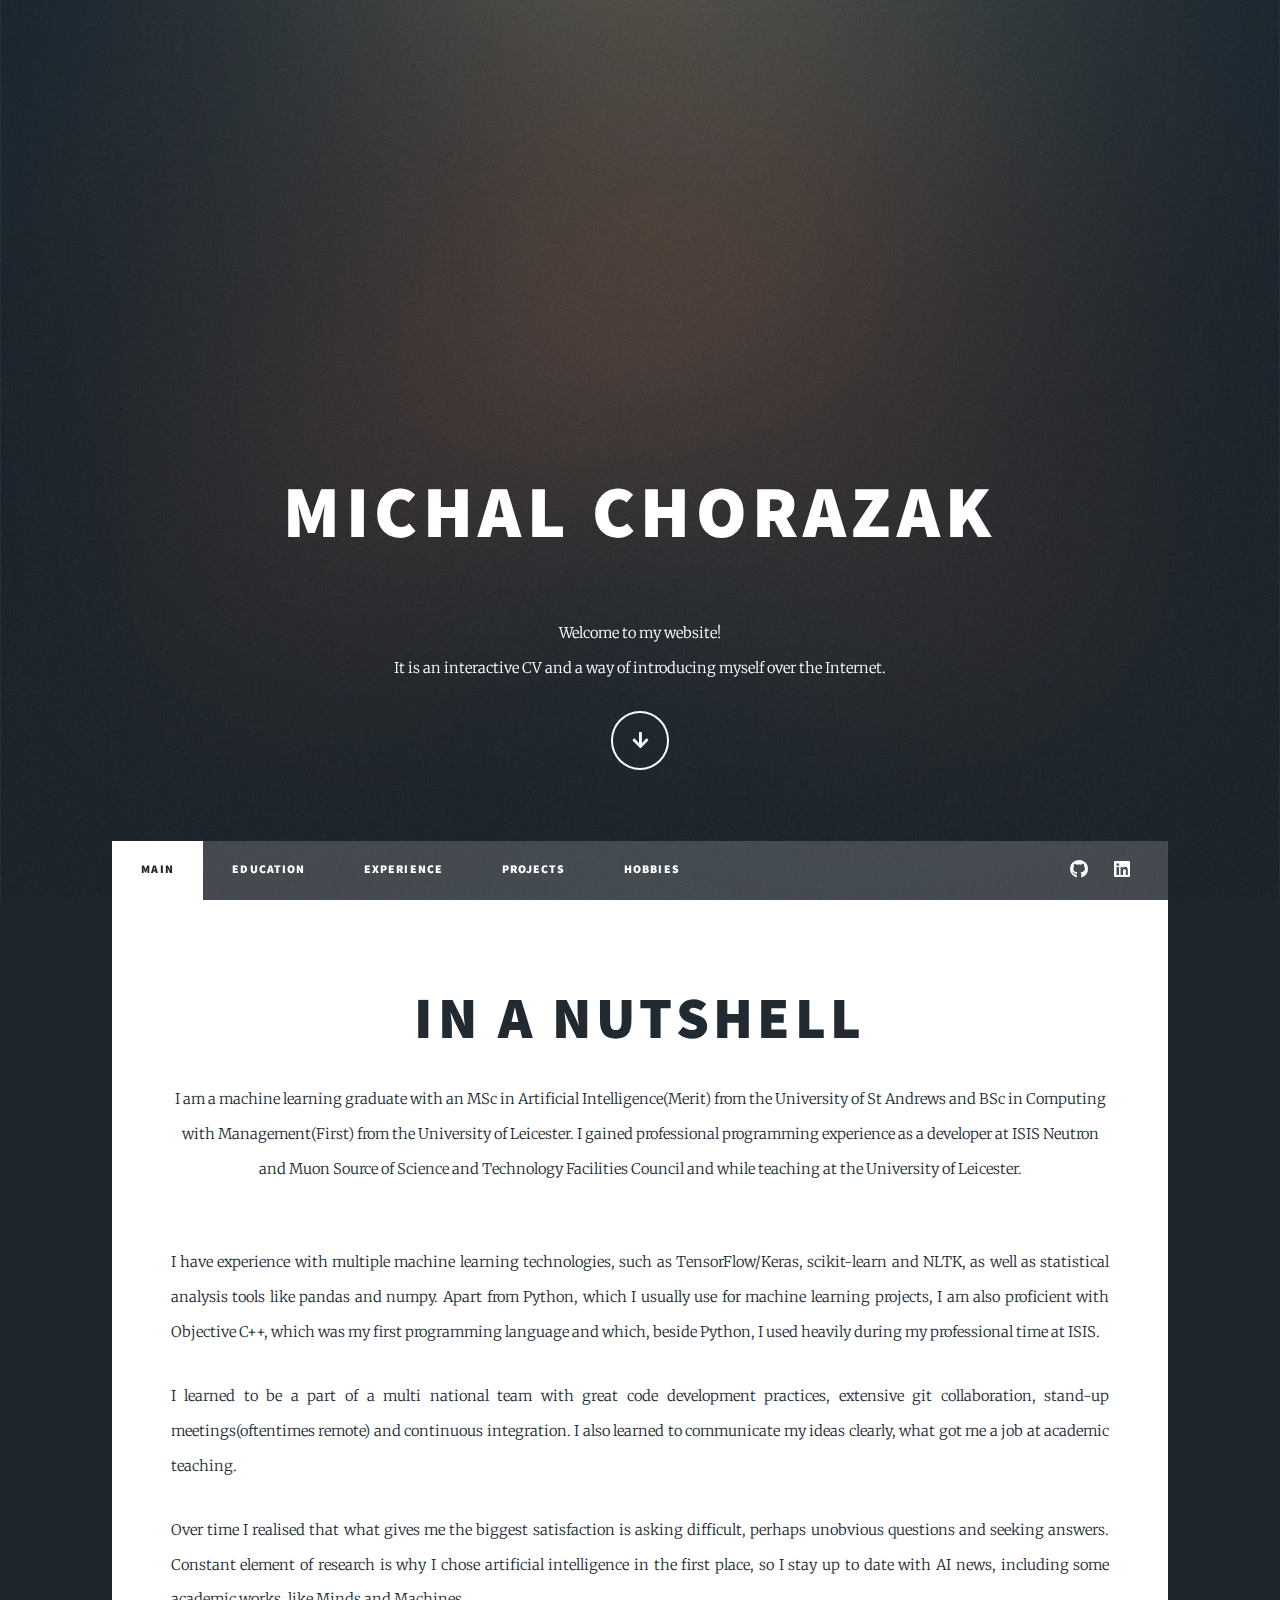
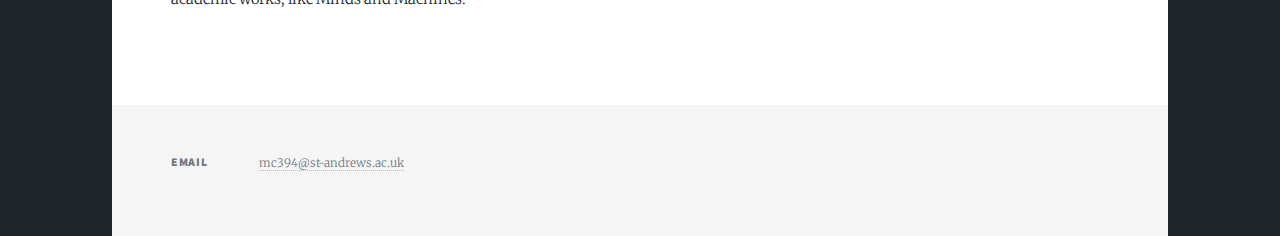
<file: index.html>
<!DOCTYPE HTML>
<!--
	Massively by HTML5 UP
	html5up.net | @ajlkn
	Free for personal and commercial use under the CCA 3.0 license (html5up.net/license)
-->
<html>
	<head>
		<title>Michal Chorazak</title>
		<meta charset="utf-8" />
		<meta name="viewport" content="width=device-width, initial-scale=1, user-scalable=no" />
		<link rel="stylesheet" href="assets/css/main.css" />
		<noscript><link rel="stylesheet" href="assets/css/noscript.css" /></noscript>
	</head>
	<body class="is-preload">

		<!-- Wrapper -->
			<div id="wrapper" class="fade-in">

				<!-- Intro -->
					<div id="intro">
						<h1>Michal Chorazak</h1>
						<br>Welcome to my website!</br> It is an interactive CV and a way of introducing myself over the Internet.</p>
						<ul class="actions">
							<li><a href="#header" class="button icon solid solo fa-arrow-down scrolly">Continue</a></li>
						</ul>
					</div>

				<!-- Header -->
					<header id="header">
						<a href="index.html" class="logo">Nice meeting you!</a>
					</header>

				<!-- Nav -->
					<nav id="nav">
						<ul class="links">
							<li class="active"><a href="index.html">Main</a></li>
							<li><a href="education.html">Education</a></li>
							<li><a href="experience.html">Experience</a></li>
							<li><a href="projects.html">Projects</a></li>
							<li><a href="hobbies.html">Hobbies</a></li>
						</ul>
						<ul class="icons">
							<li><a href="https://github.com/mchorazak" class="icon brands fa-github"><span class="label">GitHub</span></a></li>
							<li><a href="https://www.linkedin.com/in/michal-chorazak/" class="icon brands fa-linkedin"><span class="label">Linked-in</span></a></li>
						</ul>
					</nav>

				<!-- Main -->
					<div id="main">

						<!-- Featured Post -->
							<article class="post featured">
								<header class="major">
									<h2>In a nutshell</h2>
										I am a machine learning graduate with an MSc in Artificial Intelligence(Merit)
									from the University of St Andrews and BSc in Computing with Management(First) from the University of Leicester.
									I gained professional programming experience as a developer at ISIS Neutron and Muon Source of Science and Technology Facilities
									Council and while teaching at the University of Leicester.

								</header>
									<p>
										I have experience with multiple machine learning technologies, such as TensorFlow/Keras, scikit-learn and NLTK,
										as well as statistical analysis tools like pandas and numpy.
										Apart from Python, which I usually use for machine learning projects, I am also proficient with
										Objective C++, which was my first programming language and which, beside Python, I used heavily during
										my professional time at ISIS.

									</p>

									<p>
										I learned to be a part of a multi national team with great code development practices,
										extensive git collaboration, stand-up meetings(oftentimes remote) and continuous integration.
										I also learned to communicate my ideas clearly, what got me a job at academic teaching.
									</p>

									<p>
										Over time I realised that what gives me the biggest satisfaction is asking
										difficult, perhaps unobvious questions and seeking answers. Constant element
										of research is why I chose artificial intelligence in the first place, so I stay
										up to date with AI news, including some academic works, like Minds and Machines.
									</p>

							</article>


					</div>

				<!-- Footer -->
					<footer id="footer">
						<section class="split contact">
							<section>
								<h3>Email</h3>
								<p><a href="mailto:mc394@st-andrews.ac.uk">mc394@st-andrews.ac.uk</a></p>
							</section>
						</section>
					</footer>
			</div>

		<!-- Scripts -->
			<script src="assets/js/jquery.min.js"></script>
			<script src="assets/js/jquery.scrollex.min.js"></script>
			<script src="assets/js/jquery.scrolly.min.js"></script>
			<script src="assets/js/browser.min.js"></script>
			<script src="assets/js/breakpoints.min.js"></script>
			<script src="assets/js/util.js"></script>
			<script src="assets/js/main.js"></script>

	</body>
</html>
</file>
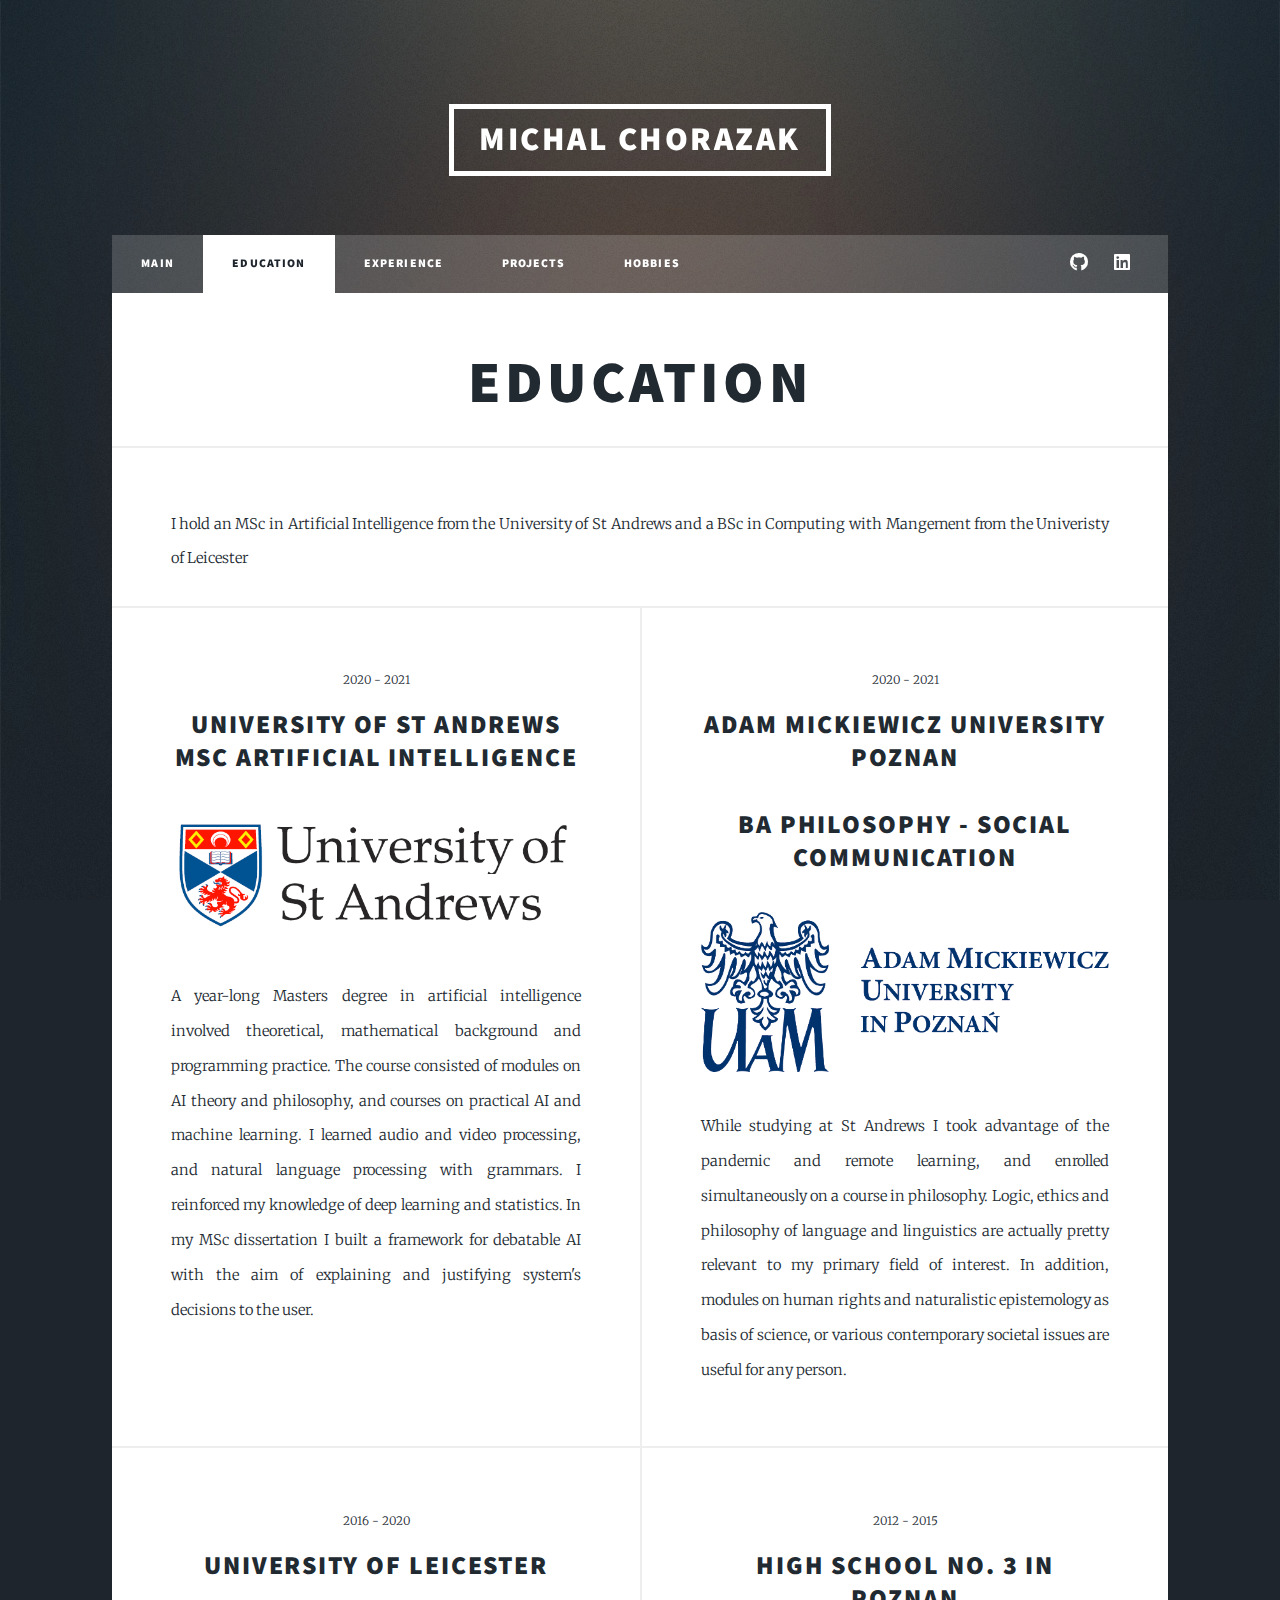
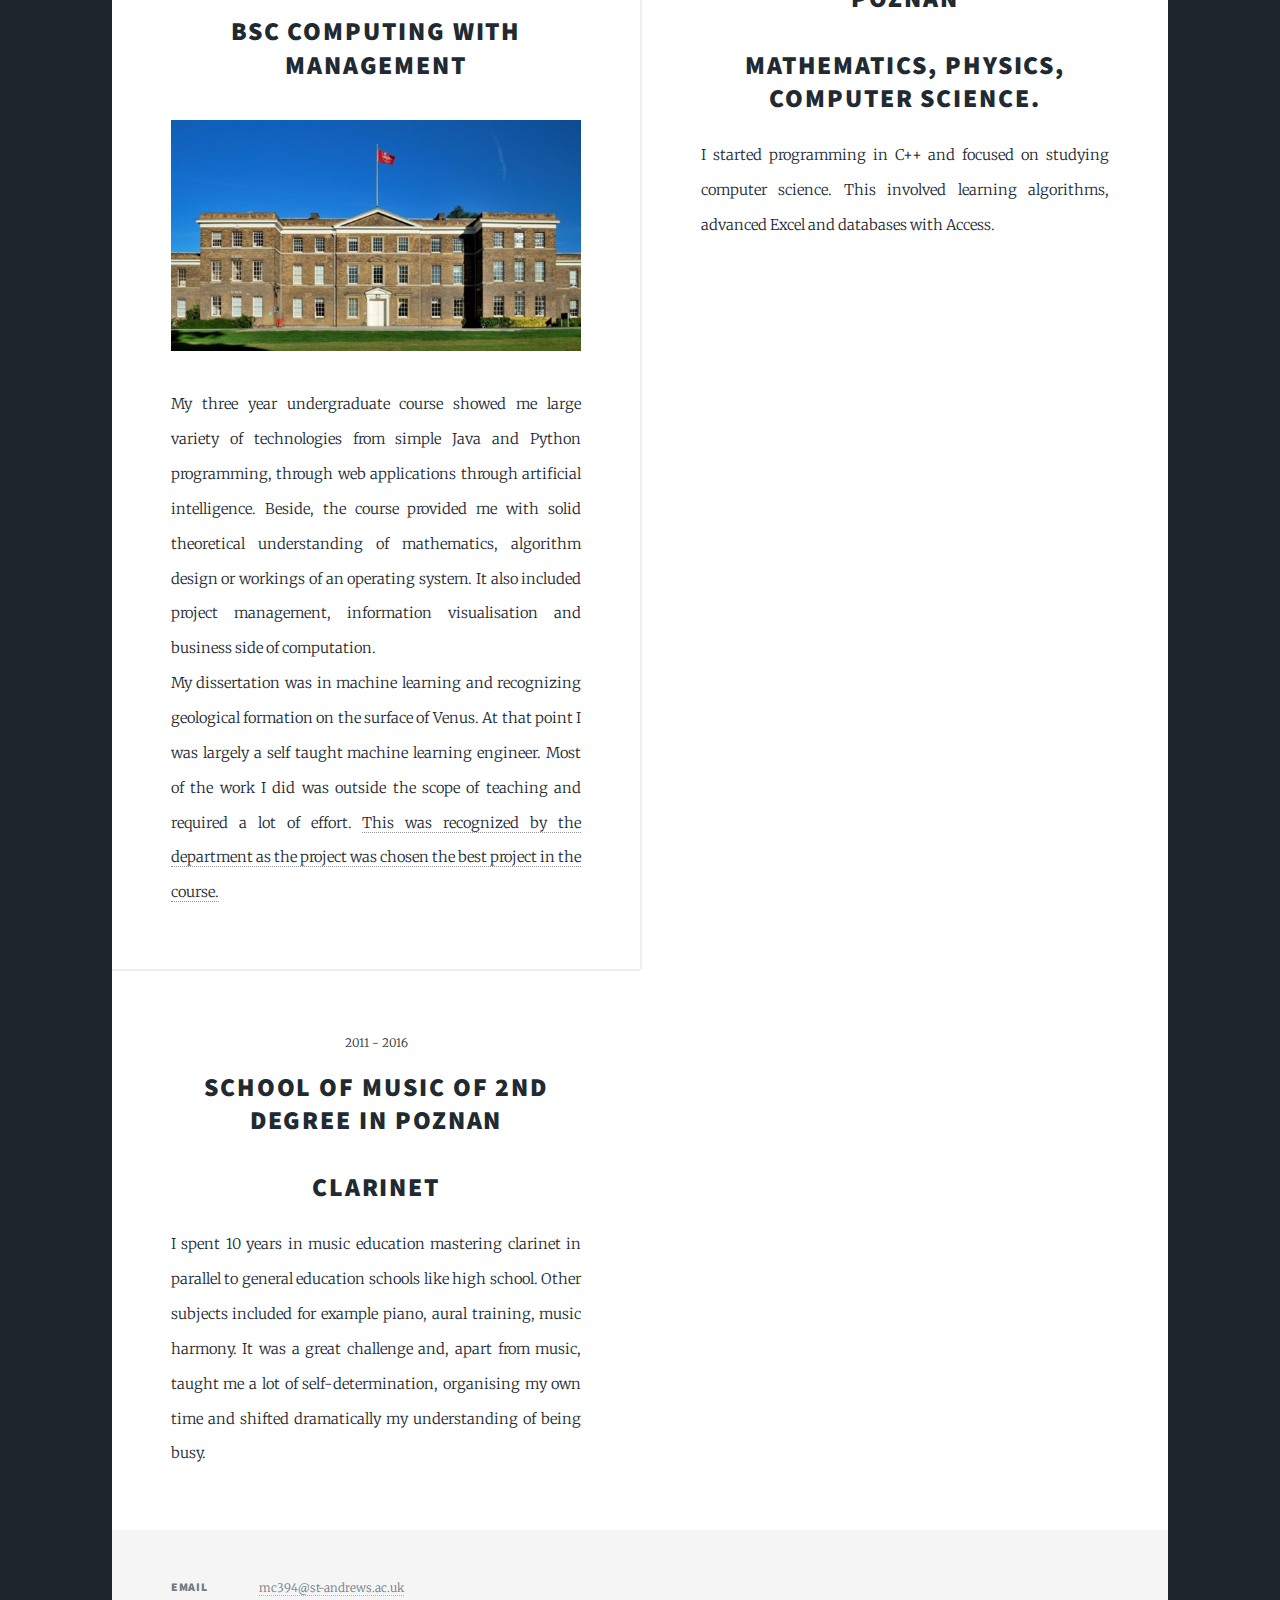
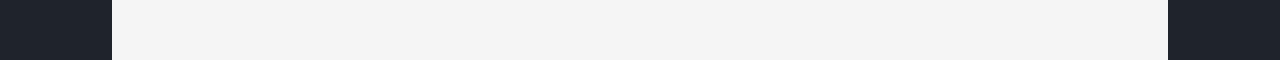
<file: education.html>
<!DOCTYPE HTML>
<!--
	Massively by HTML5 UP
	html5up.net | @ajlkn
	Free for personal and commercial use under the CCA 3.0 license (html5up.net/license)
-->
<html>
	<head>
		<title>Education</title>
		<meta charset="utf-8" />
		<meta name="viewport" content="width=device-width, initial-scale=1, user-scalable=no" />
		<link rel="stylesheet" href="assets/css/main.css" />
		<noscript><link rel="stylesheet" href="assets/css/noscript.css" /></noscript>
	</head>
	<body class="is-preload">

		<!-- Wrapper -->
			<div id="wrapper">

				<!-- Header -->
					<header id="header">
						<a href="index.html" class="logo">Michal Chorazak</a>
					</header>

				<!-- Nav -->
					<nav id="nav">
						<ul class="links">
							<li><a href="index.html">Main</a></li>
							<li class="active"><a href="education.html">Education</a></li>
							<li><a href="experience.html">Experience</a></li>
							<li><a href="projects.html">Projects</a></li>
							<li><a href="hobbies.html">Hobbies</a></li>
						</ul>
						<ul class="icons">
							<li><a href="https://github.com/mchorazak" class="icon brands fa-github"><span class="label">GitHub</span></a></li>
							<li><a href="https://www.linkedin.com/in/michal-chorazak/" class="icon brands fa-linkedin"><span class="label">Linked-in</span></a></li>
						</ul>
					</nav>

				<!-- Main -->
					<div id="main">
							<header class="major">
								<h1>Education</h1>
							</header>

						<p>I hold an MSc in Artificial Intelligence from the University of St Andrews and a BSc in Computing with Mangement from the Univeristy of Leicester</p>
				<!-- Posts -->
							<section class="posts">
								<article>
									<header>
										<span class="date">2020 - 2021</span>
										<h2>University of St Andrews</br>
										MSc Artificial Intelligence</h2>
									</header>
									<a href="https://www.st-andrews.ac.uk/" class="image fit"><img src="resources/st-andrews.png" alt="" /></a>
									<p>
										A year-long Masters degree in artificial intelligence involved theoretical, mathematical background and programming practice.
										The course consisted of modules on AI theory and philosophy, and courses on practical AI and machine learning.
										I learned audio and video processing, and natural language processing with grammars.
										I reinforced my knowledge of deep learning and statistics.
										In my MSc dissertation I built a framework for debatable AI with the aim of explaining and justifying system's decisions to the user.

                                    </p>
								</article>

								<article>
									<header>
										<span class="date">2020 - 2021</span>
										<h2>Adam Mickiewicz University Poznan<br /></br>
										BA Philosophy - social communication</h2>
									</header>
									<a href="http://international.amu.edu.pl/" class="image fit"><img src="resources/uam.png" alt="" /></a>
									<p>
										While studying at St Andrews I took advantage of the pandemic and remote learning, and enrolled simultaneously on a course in philosophy.
										Logic, ethics and philosophy of language and linguistics are actually pretty relevant to my primary field of interest.

										In addition, modules on human rights and naturalistic epistemology as basis of science, or various contemporary societal issues are useful for any person.
                                    </p>
								</article>

								<article>
									<header>
										<span class="date">2016 - 2020</span>
										<h2>University of Leicester<br /></br>
										BSc Computing with Management</h2>
									</header>
									<a href="https://le.ac.uk/" class="image fit"><img src="resources/UoL.jpg" alt="" /></a>
									<p> My three year undergraduate course showed me large variety of technologies from simple Java
										and Python programming, through web applications through artificial intelligence.
										Beside, the course provided me with solid theoretical understanding of mathematics, algorithm design or workings of
										an operating system. It also included project management, information visualisation and business side of computation.
									</br>
										My dissertation was in machine learning and recognizing geological formation on the surface of Venus.
										At that point I was largely a self taught machine learning engineer.
										Most of the work I did was outside the scope of teaching and required a lot of effort.
										<a href="https://le.ac.uk/informatics/study/undergraduate/prizes/prize-winners">This was recognized by the department as the project was chosen the best project in the course.</a>
                                    </p>
								</article>

								<article>
									<header>
										<span class="date">2012 - 2015</span>
										<h2>High School no. 3 in Poznan<br /></br>
										Mathematics, physics, computer science.</h2>
									</header>
									<p>I started programming in C++ and focused on studying computer science. This involved learning algorithms, advanced Excel and databases with Access.</p>
								</article>

																<article>
									<header>
										<span class="date">2011 - 2016</span>
										<h2><a href="#">School of Music of 2nd Degree in Poznan<br /></br>
										Clarinet</a></h2>
									</header>
									<p>
                                        I spent 10 years in music education mastering clarinet in parallel to general education schools like high school. Other subjects included for example piano, aural training, music harmony.
                                        It was a great challenge and, apart from music, taught me a lot of self-determination, organising my own time and shifted dramatically my understanding of being busy.
                                    </p>
								</article>
							</section>

						</div>
				<!-- Footer -->
					<footer id="footer">
						<section class="split contact">
							<section>
								<h3>Email</h3>
								<p><a href="mailto:mc394@st-andrews.ac.uk">mc394@st-andrews.ac.uk</a></p>
							</section>
						</section>
					</footer>

			</div>

		<!-- Scripts -->
			<script src="assets/js/jquery.min.js"></script>
			<script src="assets/js/jquery.scrollex.min.js"></script>
			<script src="assets/js/jquery.scrolly.min.js"></script>
			<script src="assets/js/browser.min.js"></script>
			<script src="assets/js/breakpoints.min.js"></script>
			<script src="assets/js/util.js"></script>
			<script src="assets/js/main.js"></script>

	</body>
</html>
</file>
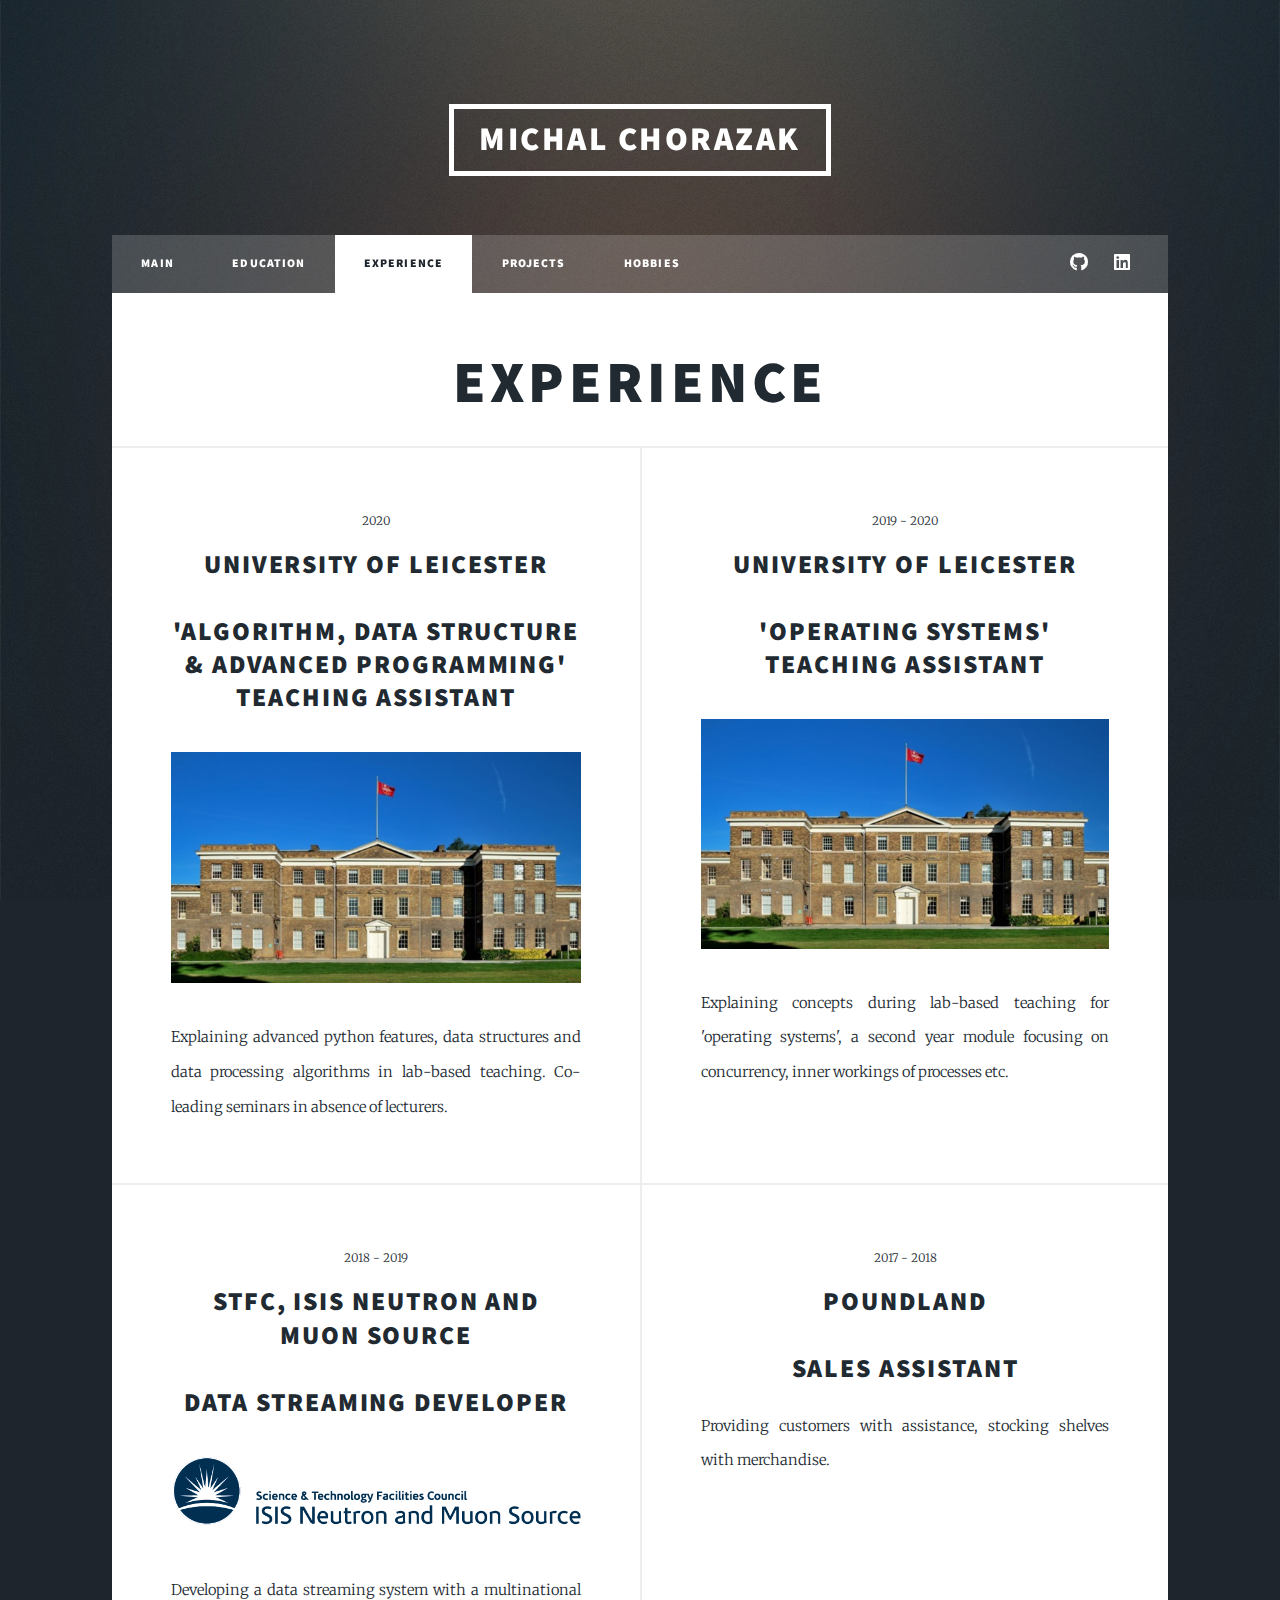
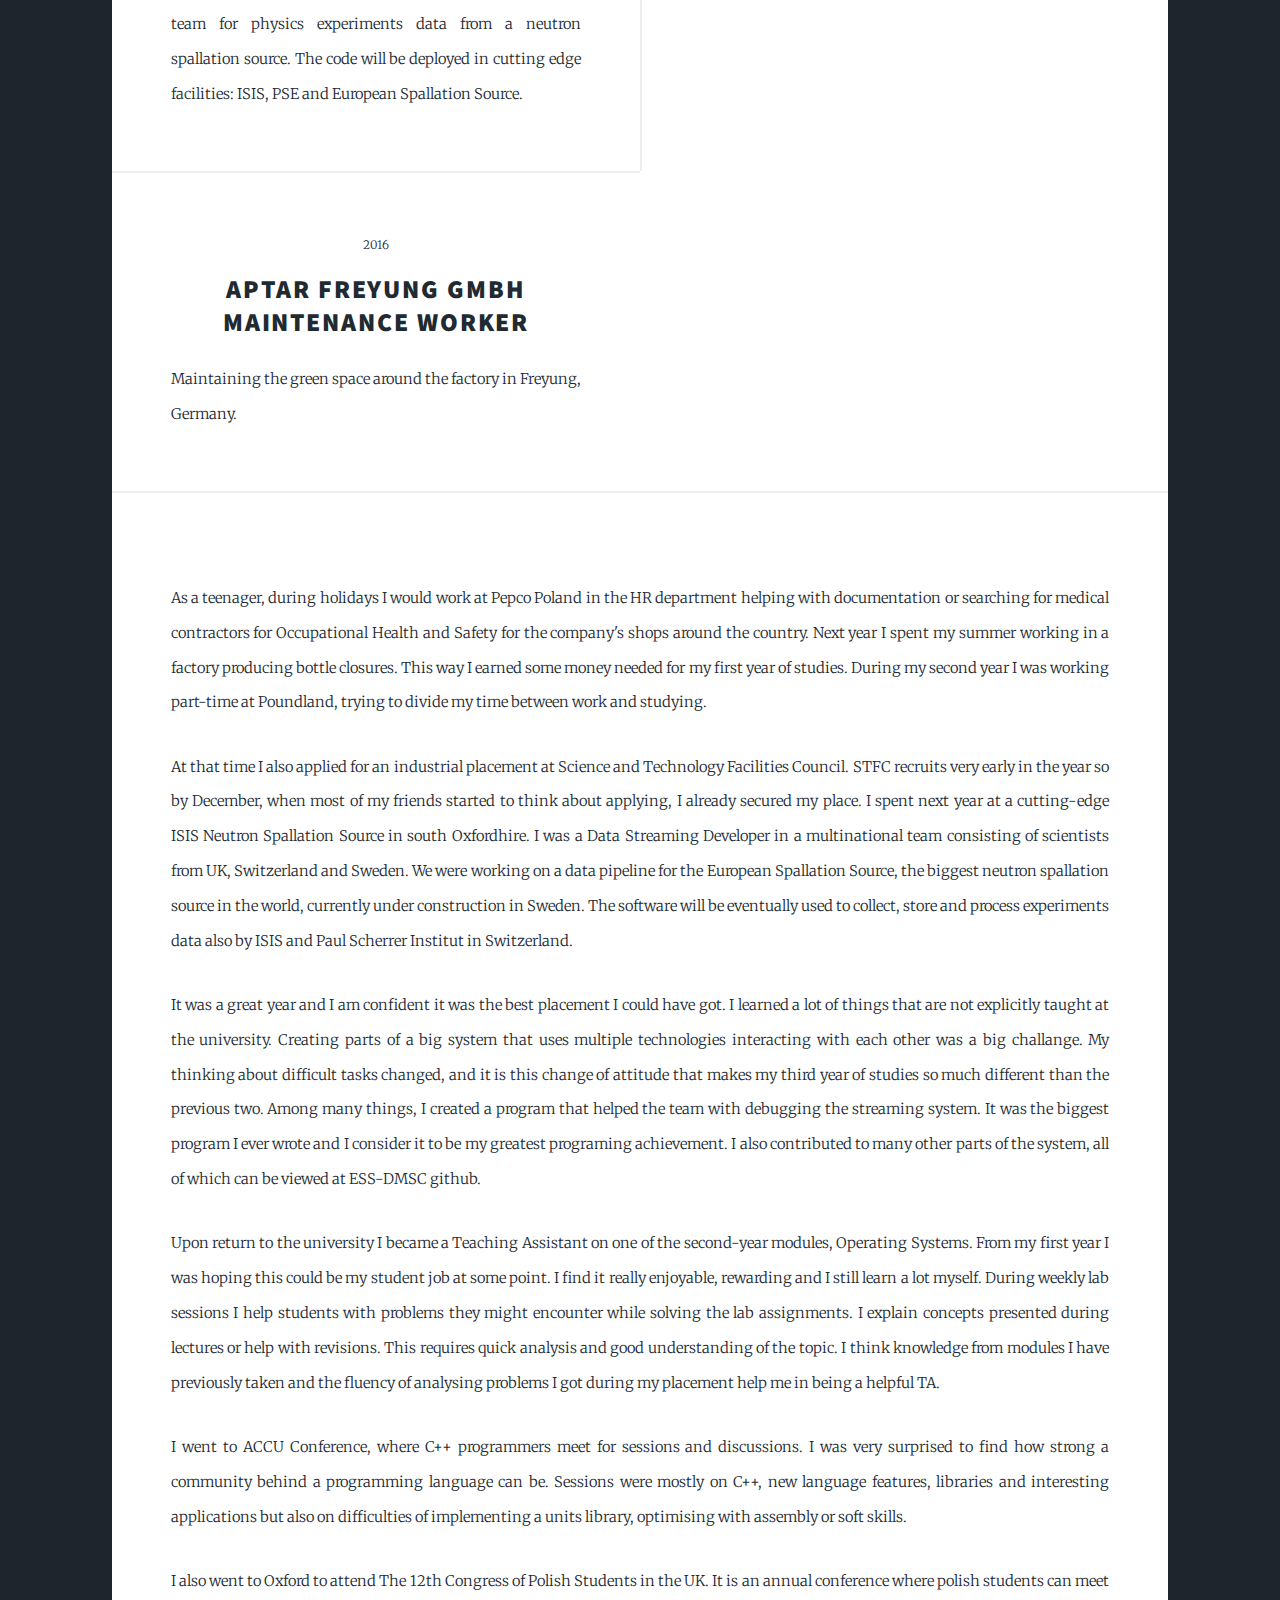
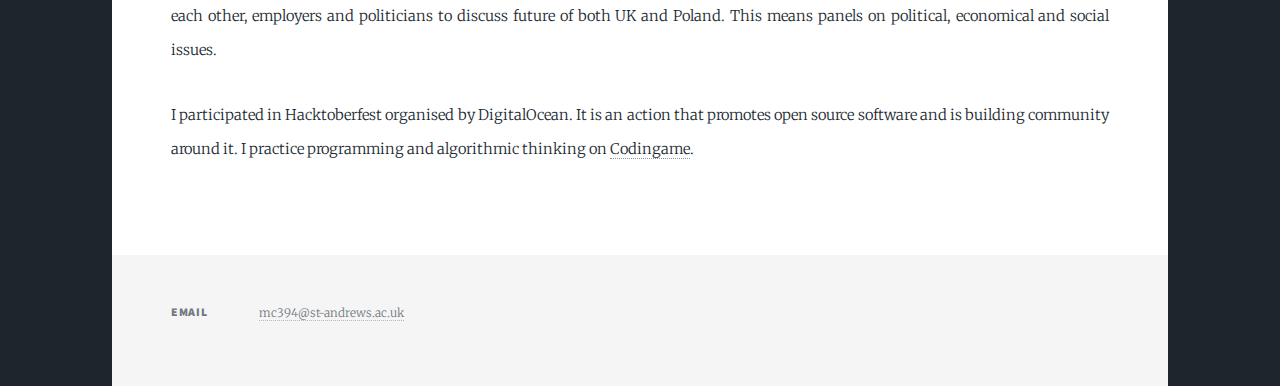
<file: experience.html>
<!DOCTYPE HTML>
<!--
	Massively by HTML5 UP
	html5up.net | @ajlkn
	Free for personal and commercial use under the CCA 3.0 license (html5up.net/license)
-->
<html>
	<head>
		<title>Experience</title>
		<meta charset="utf-8" />
		<meta name="viewport" content="width=device-width, initial-scale=1, user-scalable=no" />
		<link rel="stylesheet" href="assets/css/main.css" />
		<noscript><link rel="stylesheet" href="assets/css/noscript.css" /></noscript>
	</head>
	<body class="is-preload">

		<!-- Wrapper -->
			<div id="wrapper">

				<!-- Header -->
					<header id="header">
						<a href="index.html" class="logo">Michal Chorazak</a>
					</header>

				<!-- Nav -->
					<nav id="nav">
						<ul class="links">
							<li><a href="index.html">Main</a></li>
							<li><a href="education.html">Education</a></li>
							<li class="active"><a href="experience.html">Experience</a></li>
							<li><a href="projects.html">Projects</a></li>
							<li><a href="hobbies.html">Hobbies</a></li>
						</ul>
						<ul class="icons">
							<li><a href="https://github.com/mchorazak" class="icon brands fa-github"><span class="label">GitHub</span></a></li>
							<li><a href="https://www.linkedin.com/in/michal-chorazak/" class="icon brands fa-linkedin"><span class="label">Linked-in</span></a></li>
						</ul>
					</nav>

				<!-- Main -->
					<div id="main">
				<!-- Posts -->
								<header class="major">
									<h1>Experience</h1>
								</header>
							<section class="posts">


								<article>
									<header>
										<span class="date">2020</span>
										<h2>University of Leicester<br /></br>
										'Algorithm, Data Structure & Advanced Programming' Teaching Assistant</h2>
									</header>
									<a href="https://le.ac.uk/" class="image fit"><img src="resources/UoL.jpg" alt="" /></a>
									<p>
										Explaining advanced python features, data structures and data processing algorithms in lab-based teaching.
										Co-leading seminars in absence of lecturers.
                                    </p>
								</article>
								<article>
									<header>
										<span class="date">2019 - 2020</span>
										<h2>University of Leicester<br /></br>
										'Operating Systems' Teaching Assistant</h2>
									</header>
									<a href="https://le.ac.uk/" class="image fit"><img src="resources/UoL.jpg" alt="" /></a>
									<p>
										Explaining concepts during lab-based teaching for 'operating systems', a second year module focusing on concurrency, inner workings of processes etc.
                                    </p>
								</article>
								<article>
									<header>
										<span class="date">2018 - 2019</span>
										<h2>STFC, ISIS Neutron and Muon Source<br /></br>
										Data Streaming Developer</h2>
									</header>
									<a href="https://github.com/ess-dmsc/kafkacow" class="image fit"><img src="resources/ISIS.png" alt="" /></a>
									<p>
                                        Developing a data streaming system with a multinational team for physics experiments data from a neutron spallation source.
										The code will be deployed in cutting edge facilities: ISIS, PSE and European Spallation Source.
                                    </p>
								</article>
								<article>
									<header>
										<span class="date">2017 - 2018</span>
										<h2>Poundland<br /></br>
										Sales assistant</h2>
									</header>
									<p>
										Providing customers with assistance, stocking shelves with merchandise.
									</p>
								</article>
								<article>
									<header>
										<span class="date">2016</span>
										<h2>Aptar Freyung GmbH<br />
										Maintenance worker</h2>
									</header>
									<p>
										Maintaining the green space around the factory in Freyung, Germany.
                                    </p>
								</article>
							</section>


						<!-- Post -->
							<section class="post">
								<p>
									As a teenager, during holidays I would work at Pepco Poland in the HR department helping with documentation or searching for medical contractors for Occupational Health and Safety for the company's shops around the country.
									Next year I spent my summer working in a factory producing bottle closures.
									This way I earned some money needed for my first year of studies.
									During my second year I was working part-time at Poundland, trying to divide my time between work and studying.
                                </p>

								<p>
									At that time I also applied for an industrial placement at Science and Technology Facilities Council.
									STFC recruits very early in the year so by December, when most of my friends started to think about applying, I already secured my place.
                                    I spent next year at a cutting-edge ISIS Neutron Spallation Source in south Oxfordhire.
									I was a Data Streaming Developer in a multinational team consisting of scientists from UK, Switzerland and Sweden.
									We were working on a data pipeline for the European Spallation Source, the biggest neutron spallation source in the world, currently under construction in Sweden.
									The software will be eventually used to collect, store and process experiments data also by ISIS and Paul Scherrer Institut in Switzerland.
                                </p>
								<p>
									It was a great year and I am confident it was the best placement I could have got.
									I learned a lot of things that are not explicitly taught at the university.
									Creating parts of a big system that uses multiple technologies interacting with each other was a big challange.
									My thinking about difficult tasks changed, and it is this change of attitude that makes my third year of studies so much different than the previous two.
									Among many things, I created a program that helped the team with debugging the streaming system.
									It was the biggest program I ever wrote and I consider it to be my greatest programing achievement.
									I also contributed to many other parts of the system, all of which can be viewed at ESS-DMSC github.
								</p>
								<p>
									Upon return to the university I became a Teaching Assistant on one of the second-year modules, Operating Systems.
									From my first year I was hoping this could be my student job at some point.
									I find it really enjoyable, rewarding and I still learn a lot myself.
									During weekly lab sessions I help students with problems they might encounter while solving the lab assignments.
									I explain concepts presented during lectures or help with revisions.
									This requires quick analysis and good understanding of the topic.
									I think knowledge from modules I have previously taken and the fluency of analysing problems I got during my placement help me in being a helpful TA.
								</p>
                                <p>
                                    I went to ACCU Conference, where C++ programmers meet for sessions and discussions.
                                    I was very surprised to find how strong a community behind a programming language can be.
                                    Sessions were mostly on C++, new language features, libraries and interesting applications but also on difficulties of implementing a units library, optimising with assembly or soft skills.
                                </p>

                                <p>
                                    I also went to Oxford to attend The 12th Congress of Polish Students in the UK.
                                    It is an annual conference where polish students can meet each other, employers and politicians to discuss future of both UK and Poland.
                                    This means panels on political, economical and social issues.
                                </p>

                                <p>
                                    I participated in Hacktoberfest organised by DigitalOcean.
                                    It is an action that promotes open source software and is building community around it.
                                    I practice programming and algorithmic thinking on <a href="https://www.codingame.com/profile/8e0158ae251bdcd290758240c778e92e1216211">Codingame</a>.
                                </p>

							</section>




                    </div>
				<!-- Footer -->
					<footer id="footer">
						<section class="split contact">
							<section>
								<h3>Email</h3>
								<p><a href="mailto:mc394@st-andrews.ac.uk">mc394@st-andrews.ac.uk</a></p>
							</section>
						</section>
					</footer>

			</div>

		<!-- Scripts -->
			<script src="assets/js/jquery.min.js"></script>
			<script src="assets/js/jquery.scrollex.min.js"></script>
			<script src="assets/js/jquery.scrolly.min.js"></script>
			<script src="assets/js/browser.min.js"></script>
			<script src="assets/js/breakpoints.min.js"></script>
			<script src="assets/js/util.js"></script>
			<script src="assets/js/main.js"></script>

	</body>
</html>
</file>
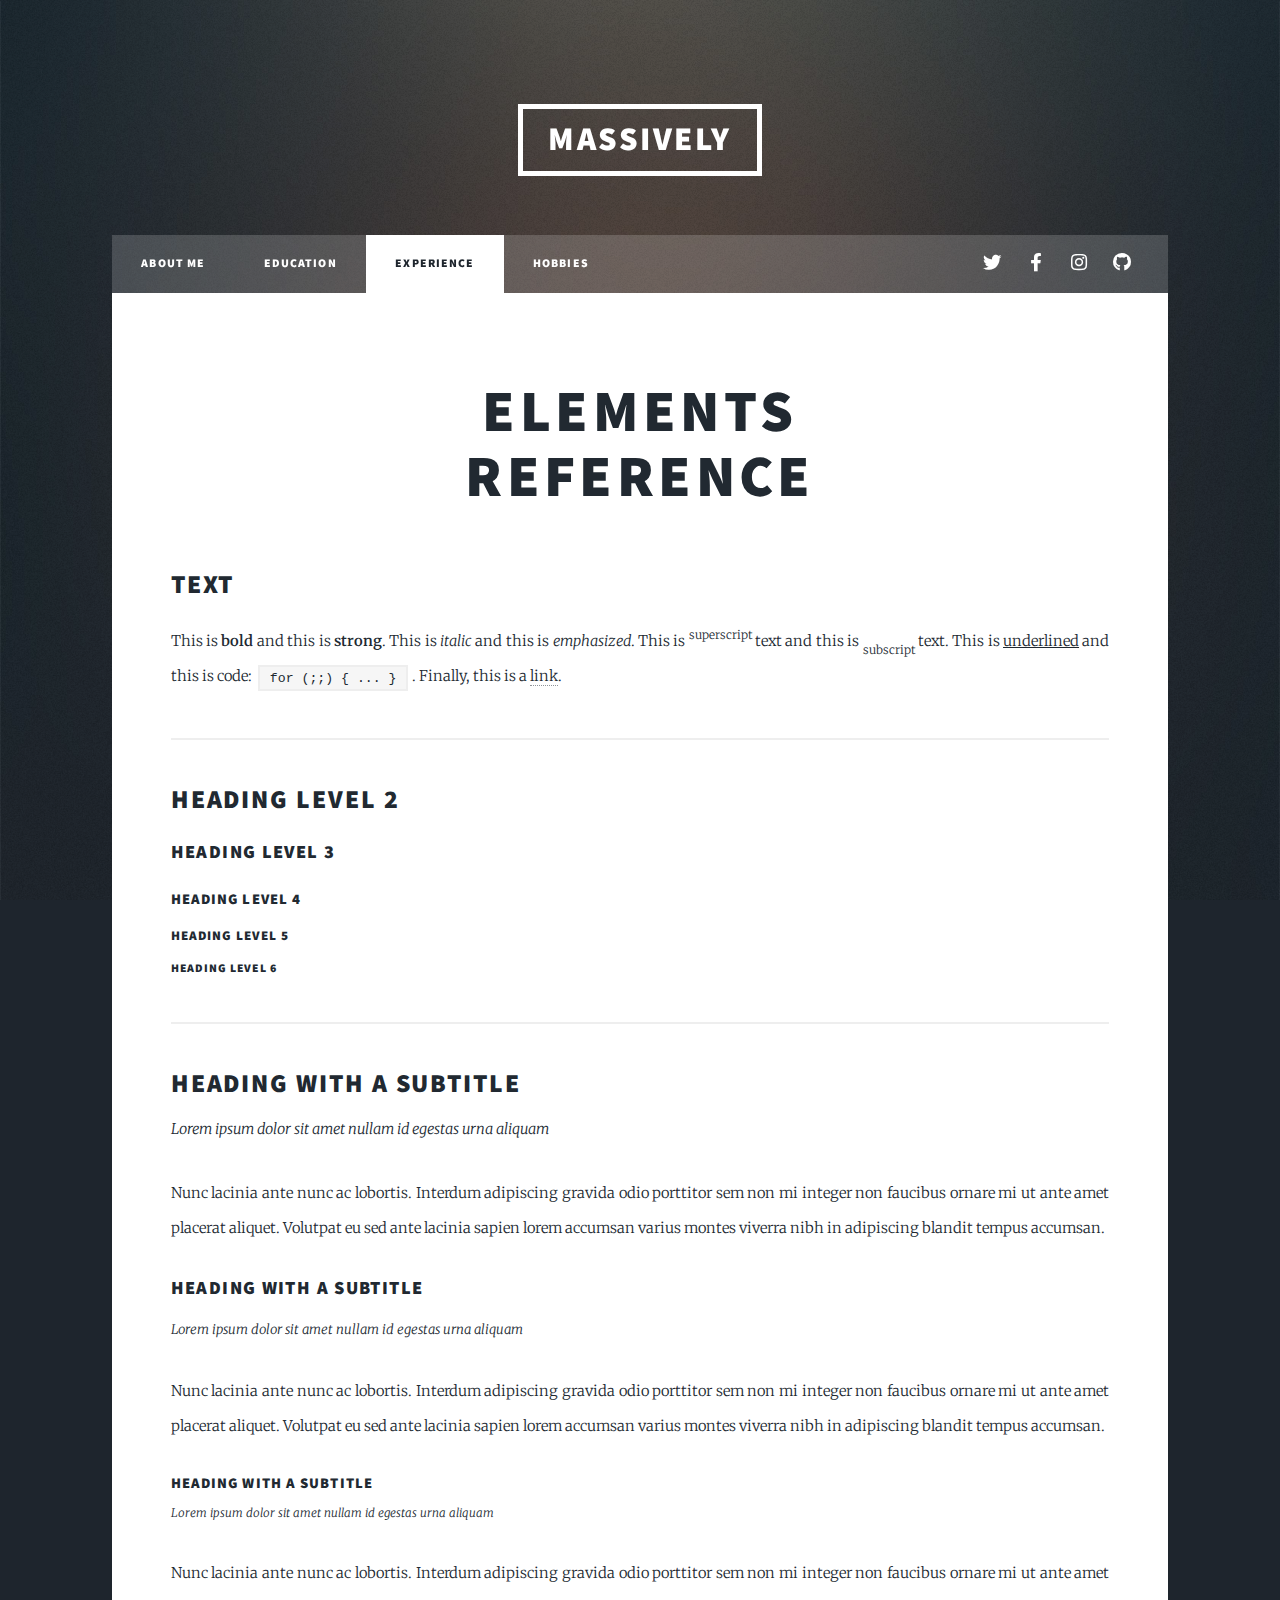
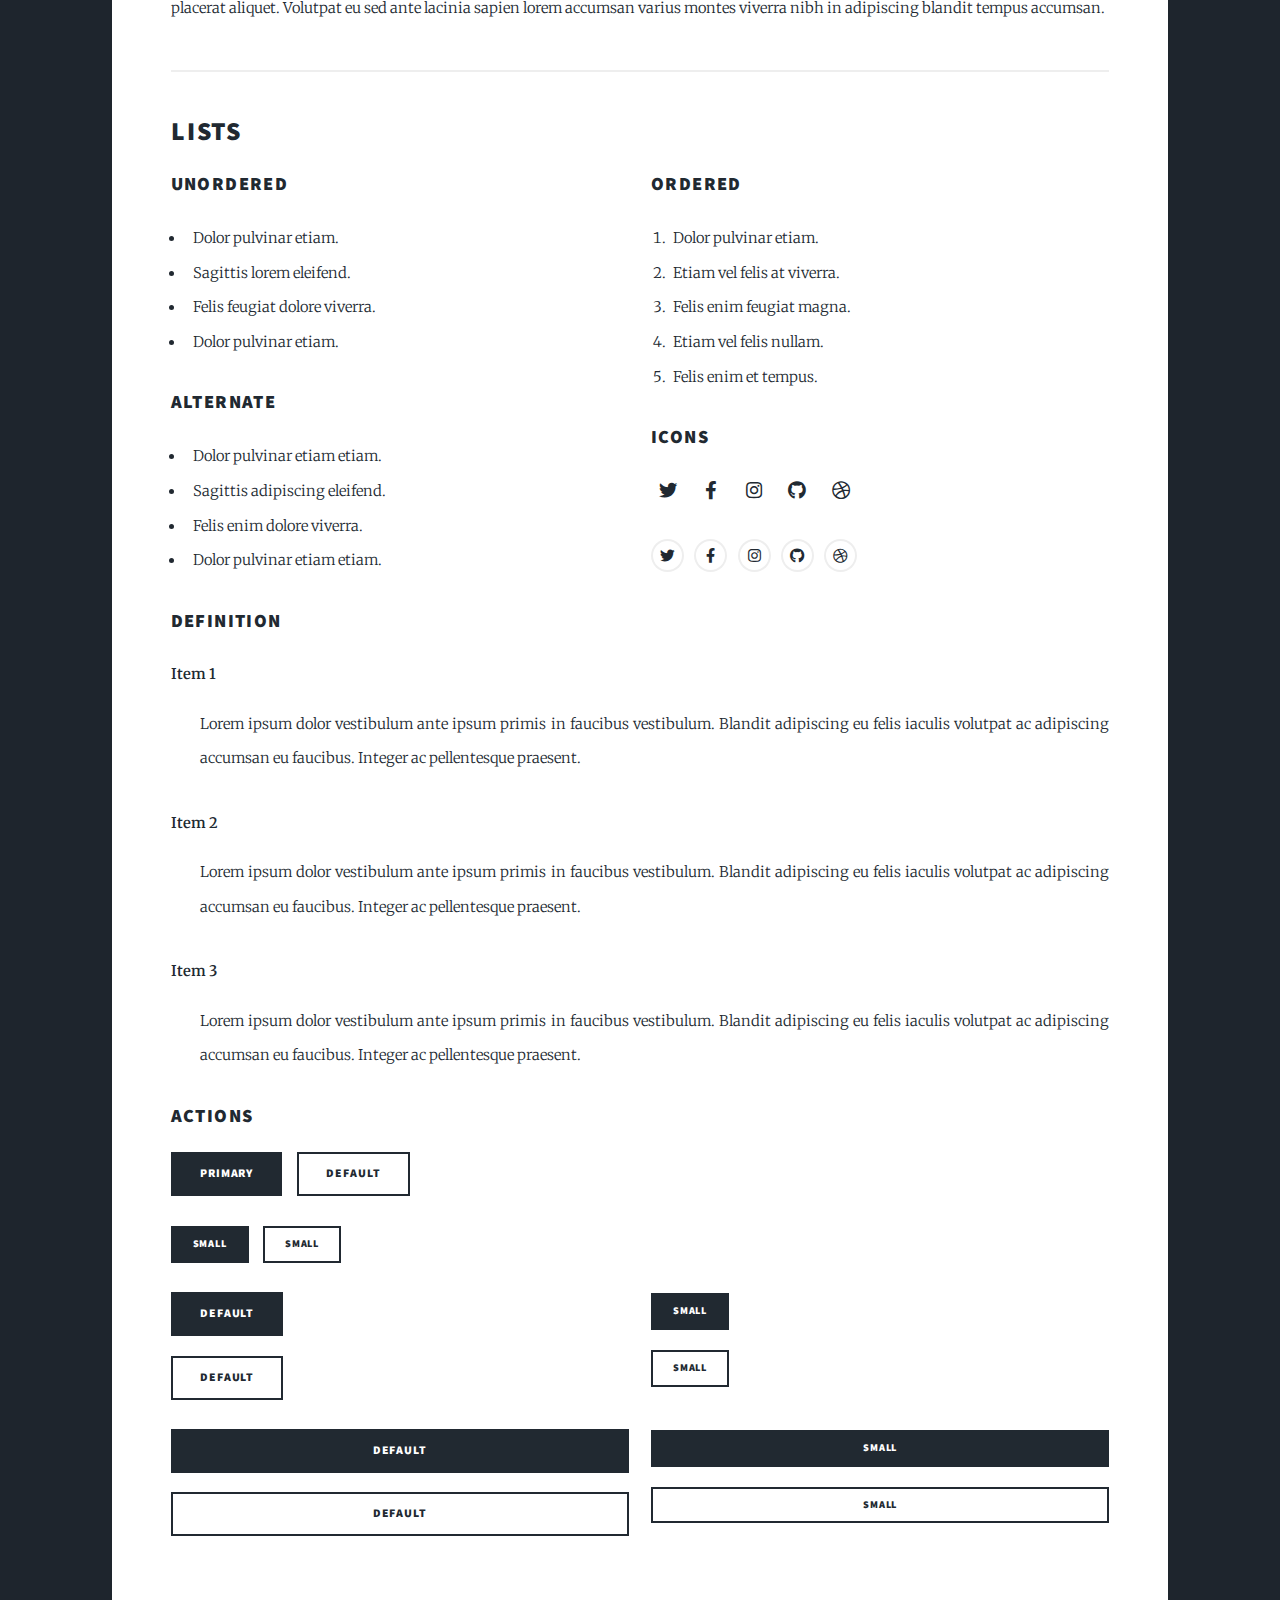
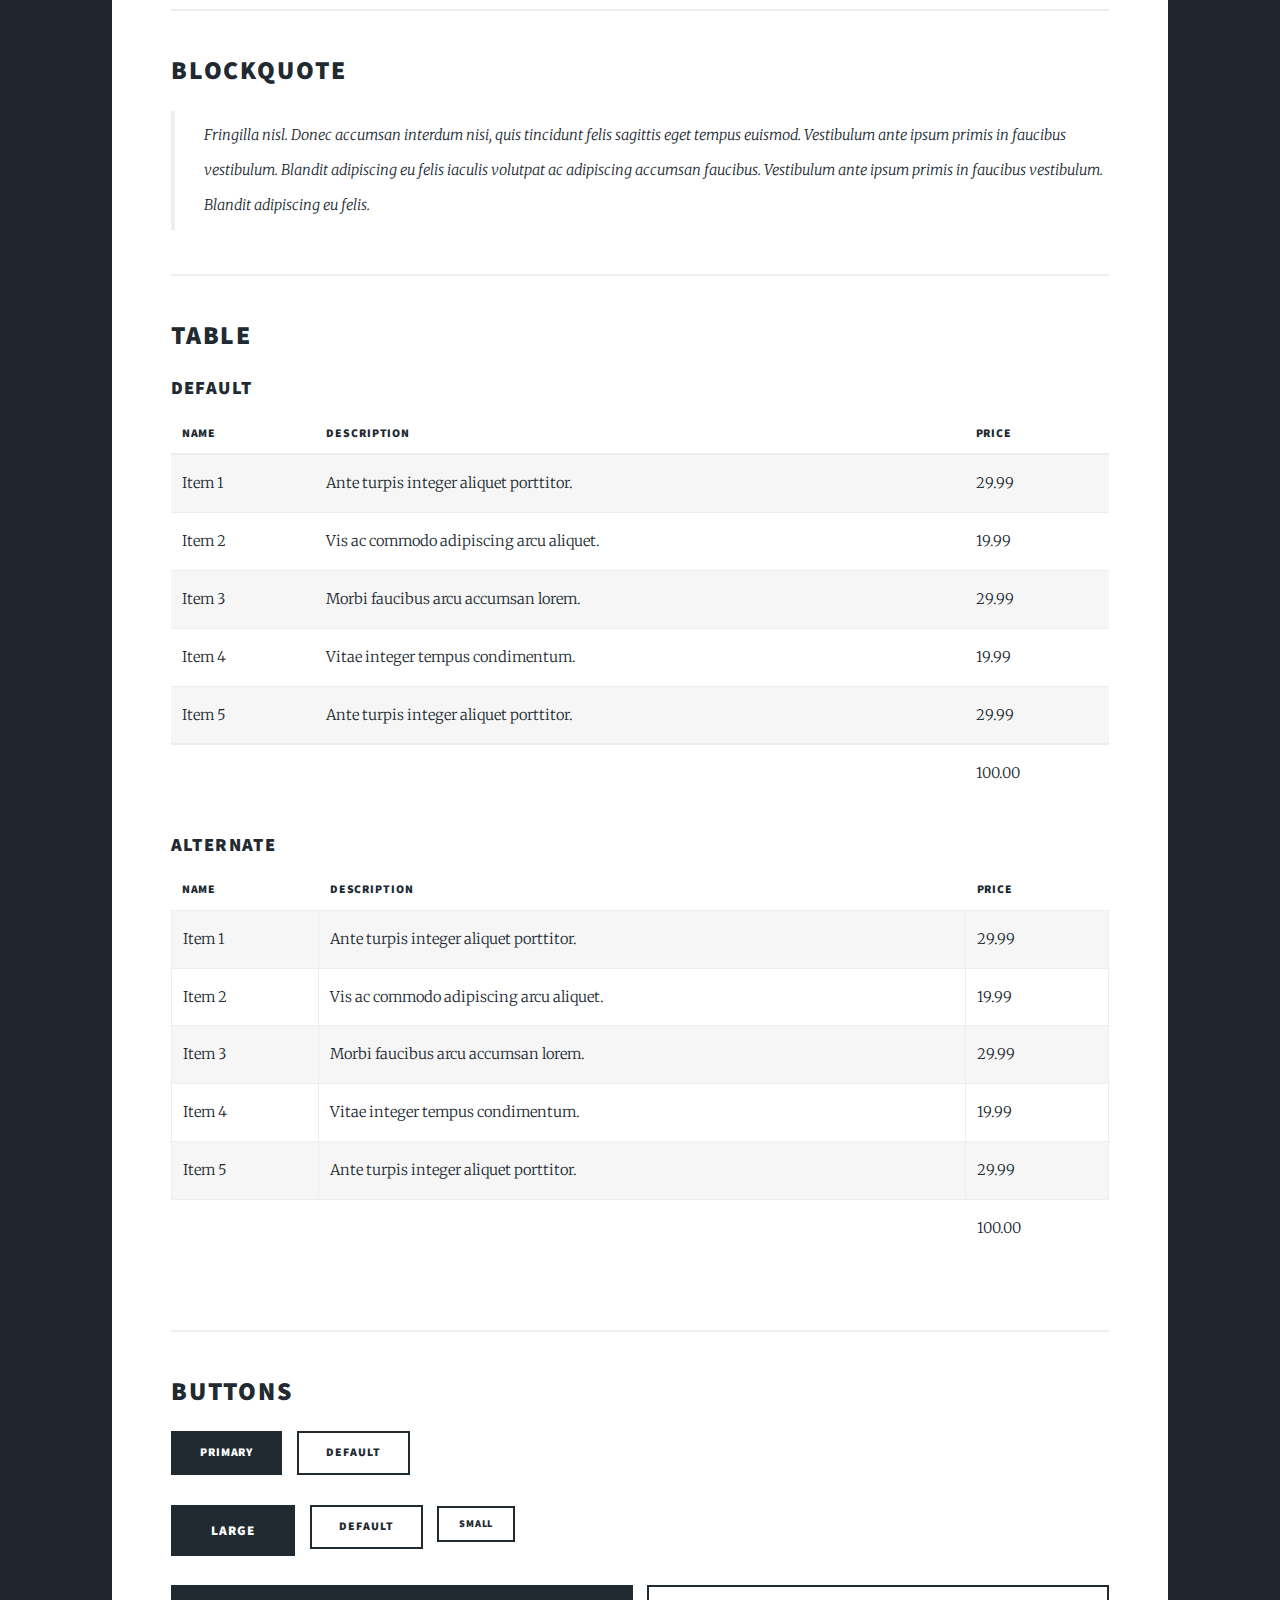
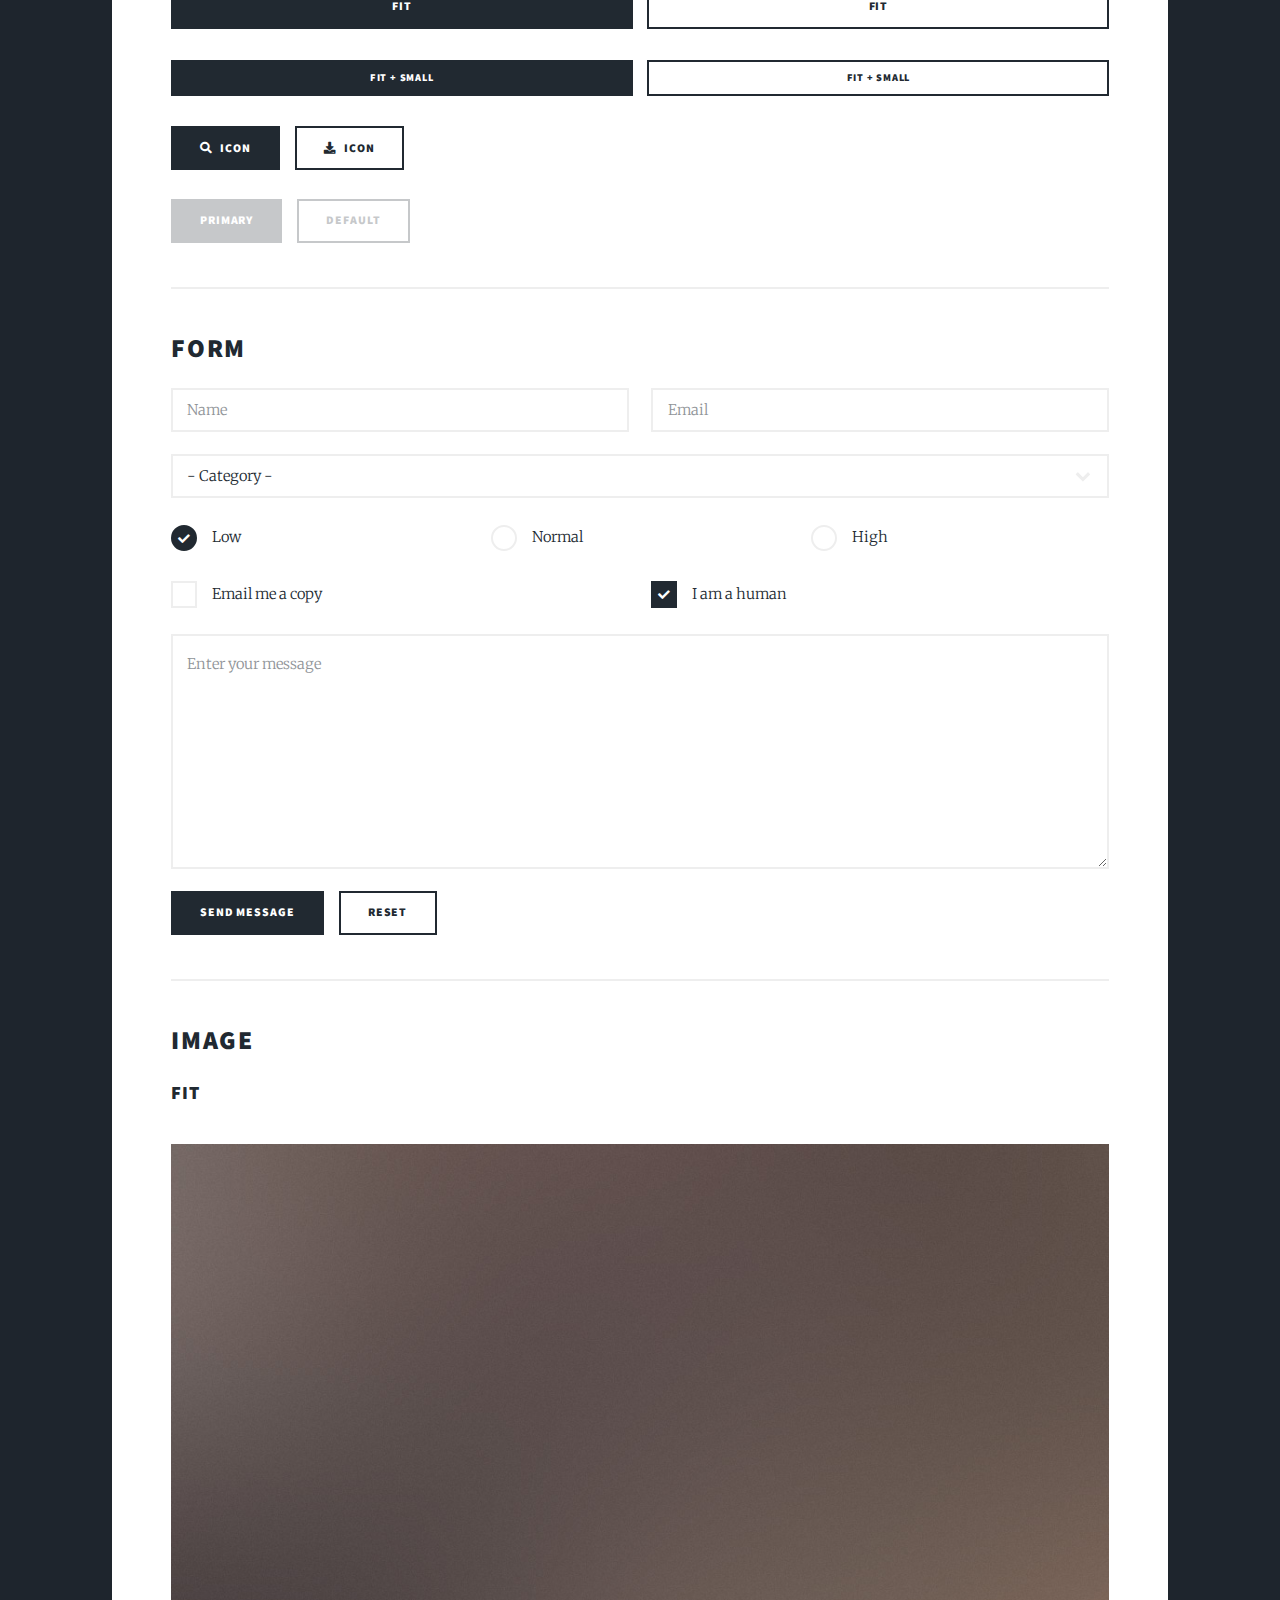
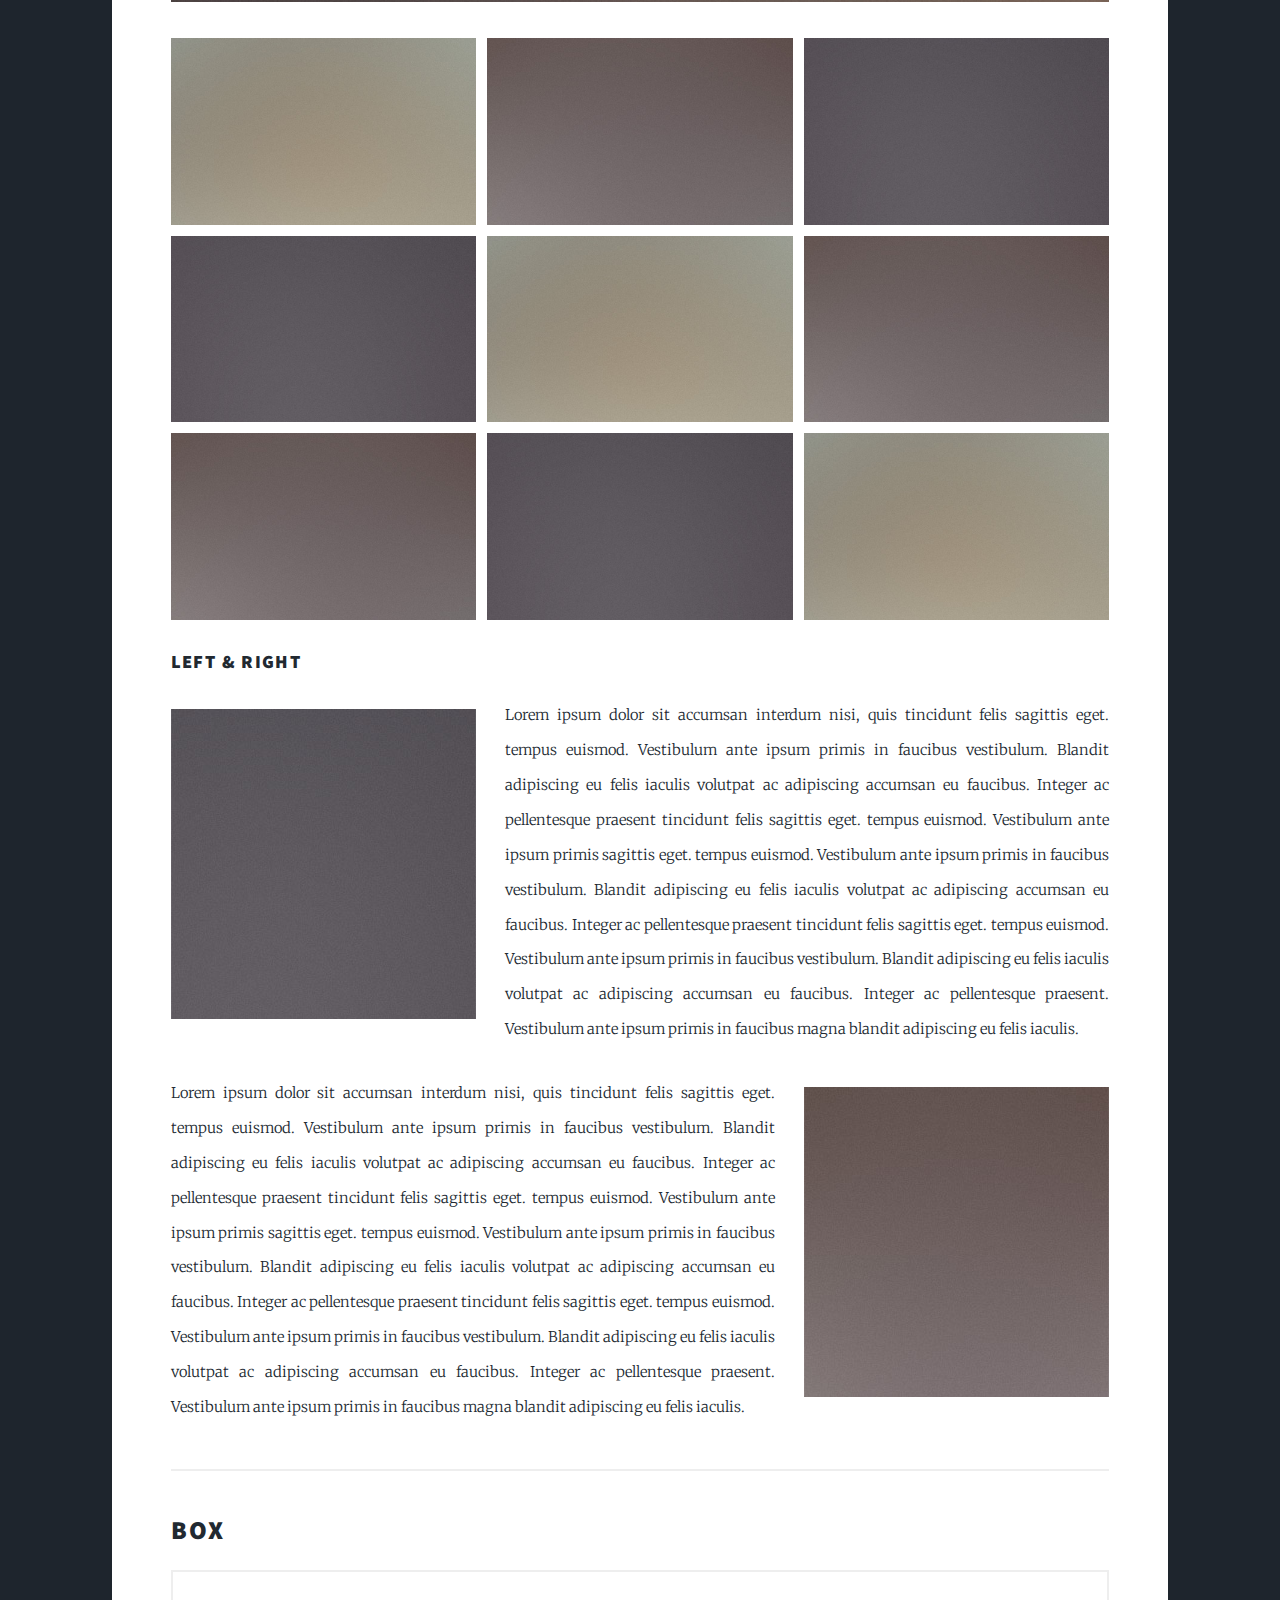
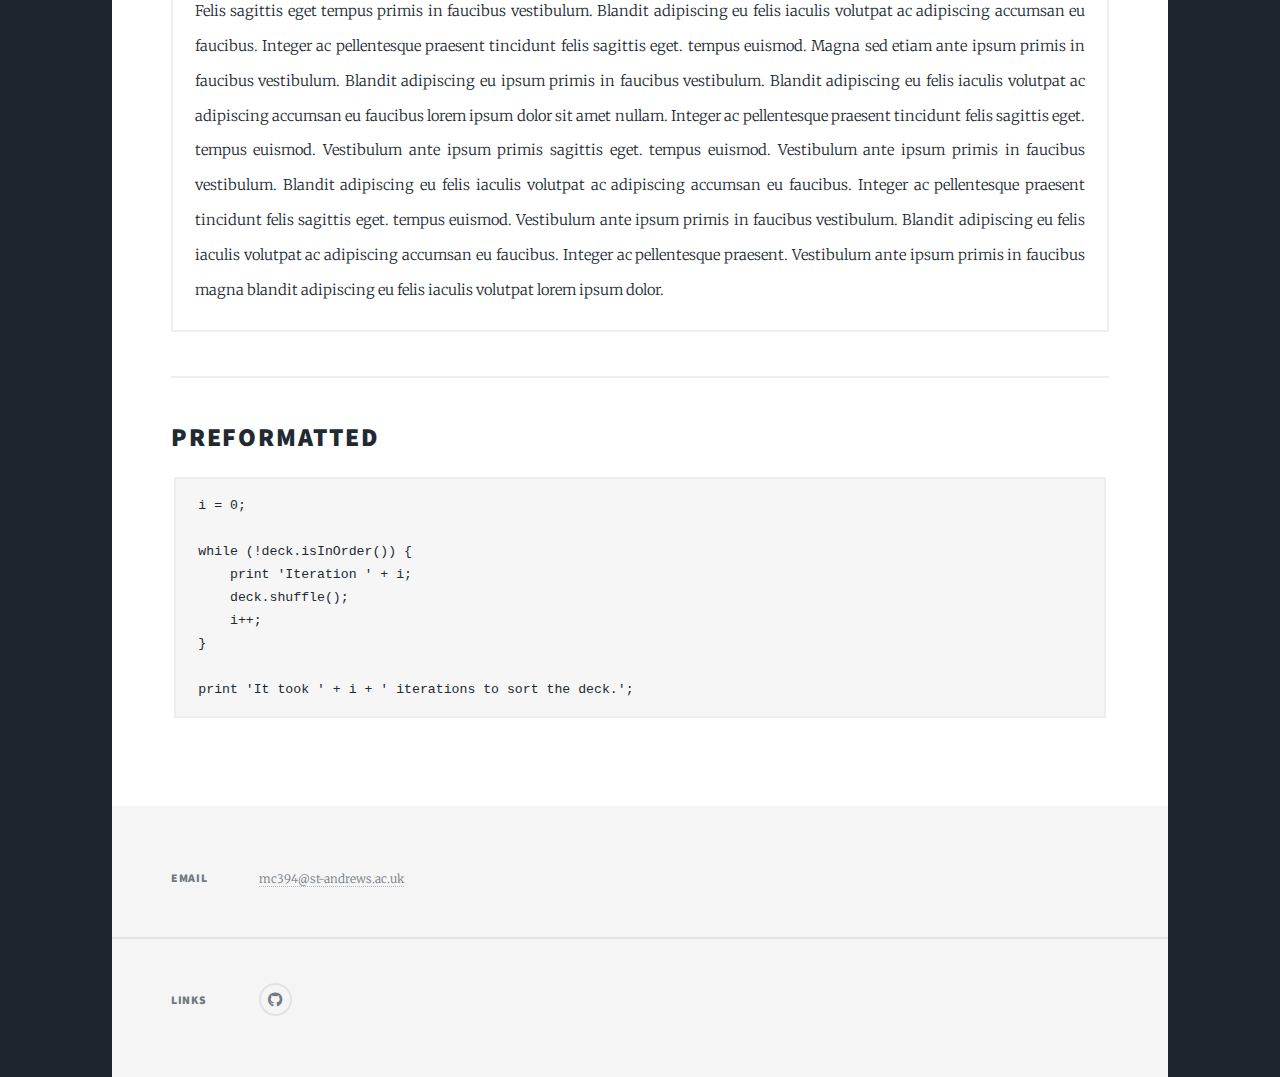
<file: page.html>
<!DOCTYPE HTML>
<!--
	Massively by HTML5 UP
	html5up.net | @ajlkn
	Free for personal and commercial use under the CCA 3.0 license (html5up.net/license)
-->
<html>
	<head>
		<title>Elements Reference - Massively by HTML5 UP</title>
		<meta charset="utf-8" />
		<meta name="viewport" content="width=device-width, initial-scale=1, user-scalable=no" />
		<link rel="stylesheet" href="assets/css/main.css" />
		<noscript><link rel="stylesheet" href="assets/css/noscript.css" /></noscript>
	</head>
	<body class="is-preload">

		<!-- Wrapper -->
			<div id="wrapper">

				<!-- Header -->
					<header id="header">
						<a href="index.html" class="logo">Massively</a>
					</header>

				<!-- Nav -->
					<nav id="nav">
						<ul class="links">
							<li><a href="index.html">About me</a></li>
							<li><a href="education.html">Education</a></li>
							<li class="active"><a href="experience.html">Experience</a></li>
							<li><a href="hobbies.html">Hobbies</a></li>
						</ul>
						<ul class="icons">
							<li><a href="#" class="icon brands fa-twitter"><span class="label">Twitter</span></a></li>
							<li><a href="#" class="icon brands fa-facebook-f"><span class="label">Facebook</span></a></li>
							<li><a href="#" class="icon brands fa-instagram"><span class="label">Instagram</span></a></li>
							<li><a href="#" class="icon brands fa-github"><span class="label">GitHub</span></a></li>
						</ul>
					</nav>

				<!-- Main -->
					<div id="main">

						<!-- Post -->
							<section class="post">
								<header class="major">
									<h1>Elements<br />
									Reference</h1>
								</header>

								<!-- Text stuff -->
									<h2>Text</h2>
									<p>This is <b>bold</b> and this is <strong>strong</strong>. This is <i>italic</i> and this is <em>emphasized</em>.
									This is <sup>superscript</sup> text and this is <sub>subscript</sub> text.
									This is <u>underlined</u> and this is code: <code>for (;;) { ... }</code>.
									Finally, this is a <a href="#">link</a>.</p>
									<hr />
									<h2>Heading Level 2</h2>
									<h3>Heading Level 3</h3>
									<h4>Heading Level 4</h4>
									<h5>Heading Level 5</h5>
									<h6>Heading Level 6</h6>
									<hr />
									<header>
										<h2>Heading with a Subtitle</h2>
										<p>Lorem ipsum dolor sit amet nullam id egestas urna aliquam</p>
									</header>
									<p>Nunc lacinia ante nunc ac lobortis. Interdum adipiscing gravida odio porttitor sem non mi integer non faucibus ornare mi ut ante amet placerat aliquet. Volutpat eu sed ante lacinia sapien lorem accumsan varius montes viverra nibh in adipiscing blandit tempus accumsan.</p>
									<header>
										<h3>Heading with a Subtitle</h3>
										<p>Lorem ipsum dolor sit amet nullam id egestas urna aliquam</p>
									</header>
									<p>Nunc lacinia ante nunc ac lobortis. Interdum adipiscing gravida odio porttitor sem non mi integer non faucibus ornare mi ut ante amet placerat aliquet. Volutpat eu sed ante lacinia sapien lorem accumsan varius montes viverra nibh in adipiscing blandit tempus accumsan.</p>
									<header>
										<h4>Heading with a Subtitle</h4>
										<p>Lorem ipsum dolor sit amet nullam id egestas urna aliquam</p>
									</header>
									<p>Nunc lacinia ante nunc ac lobortis. Interdum adipiscing gravida odio porttitor sem non mi integer non faucibus ornare mi ut ante amet placerat aliquet. Volutpat eu sed ante lacinia sapien lorem accumsan varius montes viverra nibh in adipiscing blandit tempus accumsan.</p>

									<hr />

								<!-- Lists -->
									<h2>Lists</h2>
									<div class="row">
										<div class="col-6 col-12-small">

											<h3>Unordered</h3>
											<ul>
												<li>Dolor pulvinar etiam.</li>
												<li>Sagittis lorem eleifend.</li>
												<li>Felis feugiat dolore viverra.</li>
												<li>Dolor pulvinar etiam.</li>
											</ul>

											<h3>Alternate</h3>
											<ul class="alt">
												<li>Dolor pulvinar etiam etiam.</li>
												<li>Sagittis adipiscing eleifend.</li>
												<li>Felis enim dolore viverra.</li>
												<li>Dolor pulvinar etiam etiam.</li>
											</ul>

										</div>
										<div class="col-6 col-12-small">

											<h3>Ordered</h3>
											<ol>
												<li>Dolor pulvinar etiam.</li>
												<li>Etiam vel felis at viverra.</li>
												<li>Felis enim feugiat magna.</li>
												<li>Etiam vel felis nullam.</li>
												<li>Felis enim et tempus.</li>
											</ol>

											<h3>Icons</h3>
											<ul class="icons">
												<li><a href="#" class="icon brands fa-twitter"><span class="label">Twitter</span></a></li>
												<li><a href="#" class="icon brands fa-facebook-f"><span class="label">Facebook</span></a></li>
												<li><a href="#" class="icon brands fa-instagram"><span class="label">Instagram</span></a></li>
												<li><a href="#" class="icon brands fa-github"><span class="label">Github</span></a></li>
												<li><a href="#" class="icon brands fa-dribbble"><span class="label">Dribbble</span></a></li>
											</ul>
											<ul class="icons alt">
												<li><a href="#" class="icon brands alt fa-twitter"><span class="label">Twitter</span></a></li>
												<li><a href="#" class="icon brands alt fa-facebook-f"><span class="label">Facebook</span></a></li>
												<li><a href="#" class="icon brands alt fa-instagram"><span class="label">Instagram</span></a></li>
												<li><a href="#" class="icon brands alt fa-github"><span class="label">Github</span></a></li>
												<li><a href="#" class="icon brands alt fa-dribbble"><span class="label">Dribbble</span></a></li>
											</ul>

										</div>
									</div>
									<h3>Definition</h3>
									<dl>
										<dt>Item 1</dt>
										<dd>
											<p>Lorem ipsum dolor vestibulum ante ipsum primis in faucibus vestibulum. Blandit adipiscing eu felis iaculis volutpat ac adipiscing accumsan eu faucibus. Integer ac pellentesque praesent.</p>
										</dd>
										<dt>Item 2</dt>
										<dd>
											<p>Lorem ipsum dolor vestibulum ante ipsum primis in faucibus vestibulum. Blandit adipiscing eu felis iaculis volutpat ac adipiscing accumsan eu faucibus. Integer ac pellentesque praesent.</p>
										</dd>
										<dt>Item 3</dt>
										<dd>
											<p>Lorem ipsum dolor vestibulum ante ipsum primis in faucibus vestibulum. Blandit adipiscing eu felis iaculis volutpat ac adipiscing accumsan eu faucibus. Integer ac pellentesque praesent.</p>
										</dd>
									</dl>

									<h3>Actions</h3>
									<ul class="actions">
										<li><a href="#" class="button primary">Primary</a></li>
										<li><a href="#" class="button">Default</a></li>
									</ul>
									<ul class="actions small">
										<li><a href="#" class="button primary small">Small</a></li>
										<li><a href="#" class="button small">Small</a></li>
									</ul>
									<div class="row">
										<div class="col-6 col-12-small">
											<ul class="actions stacked">
												<li><a href="#" class="button primary">Default</a></li>
												<li><a href="#" class="button">Default</a></li>
											</ul>
										</div>
										<div class="col-6 col-12-small">
											<ul class="actions stacked">
												<li><a href="#" class="button primary small">Small</a></li>
												<li><a href="#" class="button small">Small</a></li>
											</ul>
										</div>
									</div>
									<div class="row">
										<div class="col-6 col-12-small">
											<ul class="actions stacked">
												<li><a href="#" class="button primary fit">Default</a></li>
												<li><a href="#" class="button fit">Default</a></li>
											</ul>
										</div>
										<div class="col-6 col-12-small">
											<ul class="actions stacked">
												<li><a href="#" class="button primary small fit">Small</a></li>
												<li><a href="#" class="button small fit">Small</a></li>
											</ul>
										</div>
									</div>

									<hr />

								<!-- Blockquote -->
									<h2>Blockquote</h2>
									<blockquote>Fringilla nisl. Donec accumsan interdum nisi, quis tincidunt felis sagittis eget tempus euismod. Vestibulum ante ipsum primis in faucibus vestibulum. Blandit adipiscing eu felis iaculis volutpat ac adipiscing accumsan faucibus. Vestibulum ante ipsum primis in faucibus vestibulum. Blandit adipiscing eu felis.</blockquote>

									<hr />

								<!-- Table -->
									<h2>Table</h2>

									<h3>Default</h3>
									<div class="table-wrapper">
										<table>
											<thead>
												<tr>
													<th>Name</th>
													<th>Description</th>
													<th>Price</th>
												</tr>
											</thead>
											<tbody>
												<tr>
													<td>Item 1</td>
													<td>Ante turpis integer aliquet porttitor.</td>
													<td>29.99</td>
												</tr>
												<tr>
													<td>Item 2</td>
													<td>Vis ac commodo adipiscing arcu aliquet.</td>
													<td>19.99</td>
												</tr>
												<tr>
													<td>Item 3</td>
													<td> Morbi faucibus arcu accumsan lorem.</td>
													<td>29.99</td>
												</tr>
												<tr>
													<td>Item 4</td>
													<td>Vitae integer tempus condimentum.</td>
													<td>19.99</td>
												</tr>
												<tr>
													<td>Item 5</td>
													<td>Ante turpis integer aliquet porttitor.</td>
													<td>29.99</td>
												</tr>
											</tbody>
											<tfoot>
												<tr>
													<td colspan="2"></td>
													<td>100.00</td>
												</tr>
											</tfoot>
										</table>
									</div>

									<h3>Alternate</h3>
									<div class="table-wrapper">
										<table class="alt">
											<thead>
												<tr>
													<th>Name</th>
													<th>Description</th>
													<th>Price</th>
												</tr>
											</thead>
											<tbody>
												<tr>
													<td>Item 1</td>
													<td>Ante turpis integer aliquet porttitor.</td>
													<td>29.99</td>
												</tr>
												<tr>
													<td>Item 2</td>
													<td>Vis ac commodo adipiscing arcu aliquet.</td>
													<td>19.99</td>
												</tr>
												<tr>
													<td>Item 3</td>
													<td> Morbi faucibus arcu accumsan lorem.</td>
													<td>29.99</td>
												</tr>
												<tr>
													<td>Item 4</td>
													<td>Vitae integer tempus condimentum.</td>
													<td>19.99</td>
												</tr>
												<tr>
													<td>Item 5</td>
													<td>Ante turpis integer aliquet porttitor.</td>
													<td>29.99</td>
												</tr>
											</tbody>
											<tfoot>
												<tr>
													<td colspan="2"></td>
													<td>100.00</td>
												</tr>
											</tfoot>
										</table>
									</div>

									<hr />

								<!-- Buttons -->
									<h2>Buttons</h2>
									<ul class="actions">
										<li><a href="#" class="button primary">Primary</a></li>
										<li><a href="#" class="button">Default</a></li>
									</ul>
									<ul class="actions">
										<li><a href="#" class="button primary large">Large</a></li>
										<li><a href="#" class="button">Default</a></li>
										<li><a href="#" class="button small">Small</a></li>
									</ul>
									<ul class="actions fit">
										<li><a href="#" class="button primary fit">Fit</a></li>
										<li><a href="#" class="button fit">Fit</a></li>
									</ul>
									<ul class="actions fit small">
										<li><a href="#" class="button primary fit small">Fit + Small</a></li>
										<li><a href="#" class="button fit small">Fit + Small</a></li>
									</ul>
									<ul class="actions">
										<li><a href="#" class="button primary icon solid fa-search">Icon</a></li>
										<li><a href="#" class="button icon solid fa-download">Icon</a></li>
									</ul>
									<ul class="actions">
										<li><span class="button primary disabled">Primary</span></li>
										<li><span class="button disabled">Default</span></li>
									</ul>

									<hr />

								<!-- Form -->
									<h2>Form</h2>

									<form method="post" action="#">
										<div class="row gtr-uniform">
											<div class="col-6 col-12-xsmall">
												<input type="text" name="demo-name" id="demo-name" value="" placeholder="Name" />
											</div>
											<div class="col-6 col-12-xsmall">
												<input type="email" name="demo-email" id="demo-email" value="" placeholder="Email" />
											</div>
											<!-- Break -->
											<div class="col-12">
												<select name="demo-category" id="demo-category">
													<option value="">- Category -</option>
													<option value="1">Manufacturing</option>
													<option value="1">Shipping</option>
													<option value="1">Administration</option>
													<option value="1">Human Resources</option>
												</select>
											</div>
											<!-- Break -->
											<div class="col-4 col-12-small">
												<input type="radio" id="demo-priority-low" name="demo-priority" checked>
												<label for="demo-priority-low">Low</label>
											</div>
											<div class="col-4 col-12-small">
												<input type="radio" id="demo-priority-normal" name="demo-priority">
												<label for="demo-priority-normal">Normal</label>
											</div>
											<div class="col-4 col-12-small">
												<input type="radio" id="demo-priority-high" name="demo-priority">
												<label for="demo-priority-high">High</label>
											</div>
											<!-- Break -->
											<div class="col-6 col-12-small">
												<input type="checkbox" id="demo-copy" name="demo-copy">
												<label for="demo-copy">Email me a copy</label>
											</div>
											<div class="col-6 col-12-small">
												<input type="checkbox" id="demo-human" name="demo-human" checked>
												<label for="demo-human">I am a human</label>
											</div>
											<!-- Break -->
											<div class="col-12">
												<textarea name="demo-message" id="demo-message" placeholder="Enter your message" rows="6"></textarea>
											</div>
											<!-- Break -->
											<div class="col-12">
												<ul class="actions">
													<li><input type="submit" value="Send Message" class="primary" /></li>
													<li><input type="reset" value="Reset" /></li>
												</ul>
											</div>
										</div>
									</form>

									<hr />

								<!-- Image -->
									<h2>Image</h2>

									<h3>Fit</h3>
									<span class="image fit"><img src="resources/pic01.jpg" alt="" /></span>
									<div class="box alt">
										<div class="row gtr-50 gtr-uniform">
											<div class="col-4"><span class="image fit"><img src="resources/pic02.jpg" alt="" /></span></div>
											<div class="col-4"><span class="image fit"><img src="resources/pic03.jpg" alt="" /></span></div>
											<div class="col-4"><span class="image fit"><img src="resources/pic04.jpg" alt="" /></span></div>
											<!-- Break -->
											<div class="col-4"><span class="image fit"><img src="resources/pic04.jpg" alt="" /></span></div>
											<div class="col-4"><span class="image fit"><img src="resources/pic02.jpg" alt="" /></span></div>
											<div class="col-4"><span class="image fit"><img src="resources/pic03.jpg" alt="" /></span></div>
											<!-- Break -->
											<div class="col-4"><span class="image fit"><img src="resources/pic03.jpg" alt="" /></span></div>
											<div class="col-4"><span class="image fit"><img src="resources/pic04.jpg" alt="" /></span></div>
											<div class="col-4"><span class="image fit"><img src="resources/pic02.jpg" alt="" /></span></div>
										</div>
									</div>

									<h3>Left &amp; Right</h3>
									<p><span class="image left"><img src="resources/pic08.jpg" alt="" /></span>Lorem ipsum dolor sit accumsan interdum nisi, quis tincidunt felis sagittis eget. tempus euismod. Vestibulum ante ipsum primis in faucibus vestibulum. Blandit adipiscing eu felis iaculis volutpat ac adipiscing accumsan eu faucibus. Integer ac pellentesque praesent tincidunt felis sagittis eget. tempus euismod. Vestibulum ante ipsum primis sagittis eget. tempus euismod. Vestibulum ante ipsum primis in faucibus vestibulum. Blandit adipiscing eu felis iaculis volutpat ac adipiscing accumsan eu faucibus. Integer ac pellentesque praesent tincidunt felis sagittis eget. tempus euismod. Vestibulum ante ipsum primis in faucibus vestibulum. Blandit adipiscing eu felis iaculis volutpat ac adipiscing accumsan eu faucibus. Integer ac pellentesque praesent. Vestibulum ante ipsum primis in faucibus magna blandit adipiscing eu felis iaculis.</p>
									<p><span class="image right"><img src="resources/pic09.jpg" alt="" /></span>Lorem ipsum dolor sit accumsan interdum nisi, quis tincidunt felis sagittis eget. tempus euismod. Vestibulum ante ipsum primis in faucibus vestibulum. Blandit adipiscing eu felis iaculis volutpat ac adipiscing accumsan eu faucibus. Integer ac pellentesque praesent tincidunt felis sagittis eget. tempus euismod. Vestibulum ante ipsum primis sagittis eget. tempus euismod. Vestibulum ante ipsum primis in faucibus vestibulum. Blandit adipiscing eu felis iaculis volutpat ac adipiscing accumsan eu faucibus. Integer ac pellentesque praesent tincidunt felis sagittis eget. tempus euismod. Vestibulum ante ipsum primis in faucibus vestibulum. Blandit adipiscing eu felis iaculis volutpat ac adipiscing accumsan eu faucibus. Integer ac pellentesque praesent. Vestibulum ante ipsum primis in faucibus magna blandit adipiscing eu felis iaculis.</p>

									<hr />

								<!-- Box -->
									<h2>Box</h2>
									<div class="box">
										<p>Felis sagittis eget tempus primis in faucibus vestibulum. Blandit adipiscing eu felis iaculis volutpat ac adipiscing accumsan eu faucibus. Integer ac pellentesque praesent tincidunt felis sagittis eget. tempus euismod. Magna sed etiam ante ipsum primis in faucibus vestibulum. Blandit adipiscing eu ipsum primis in faucibus vestibulum. Blandit adipiscing eu felis iaculis volutpat ac adipiscing accumsan eu faucibus lorem ipsum dolor sit amet nullam. Integer ac pellentesque praesent tincidunt felis sagittis eget. tempus euismod. Vestibulum ante ipsum primis sagittis eget. tempus euismod. Vestibulum ante ipsum primis in faucibus vestibulum. Blandit adipiscing eu felis iaculis volutpat ac adipiscing accumsan eu faucibus. Integer ac pellentesque praesent tincidunt felis sagittis eget. tempus euismod. Vestibulum ante ipsum primis in faucibus vestibulum. Blandit adipiscing eu felis iaculis volutpat ac adipiscing accumsan eu faucibus. Integer ac pellentesque praesent. Vestibulum ante ipsum primis in faucibus magna blandit adipiscing eu felis iaculis volutpat lorem ipsum dolor.</p>
									</div>

									<hr />

								<!-- Preformatted Code -->
									<h2>Preformatted</h2>
									<pre><code>i = 0;

while (!deck.isInOrder()) {
    print 'Iteration ' + i;
    deck.shuffle();
    i++;
}

print 'It took ' + i + ' iterations to sort the deck.';
</code></pre>

							</section>

					</div>

					<!-- Footer -->
					<footer id="footer">
						<section class="split contact">
							<section>
								<h3>Email</h3>
								<p><a href="mailto:mc394@st-andrews.ac.uk">mc394@st-andrews.ac.uk</a></p>
							</section>
							<section>
								<h3>Links</h3>
								<ul class="icons alt">
									<li><a href="https://github.com/mchorazak" class="icon brands alt fa-github"><span class="label">GitHub</span></a></li>
								</ul>
							</section>
						</section>
					</footer>

			</div>

		<!-- Scripts -->
			<script src="assets/js/jquery.min.js"></script>
			<script src="assets/js/jquery.scrollex.min.js"></script>
			<script src="assets/js/jquery.scrolly.min.js"></script>
			<script src="assets/js/browser.min.js"></script>
			<script src="assets/js/breakpoints.min.js"></script>
			<script src="assets/js/util.js"></script>
			<script src="assets/js/main.js"></script>

	</body>
</html>
</file>
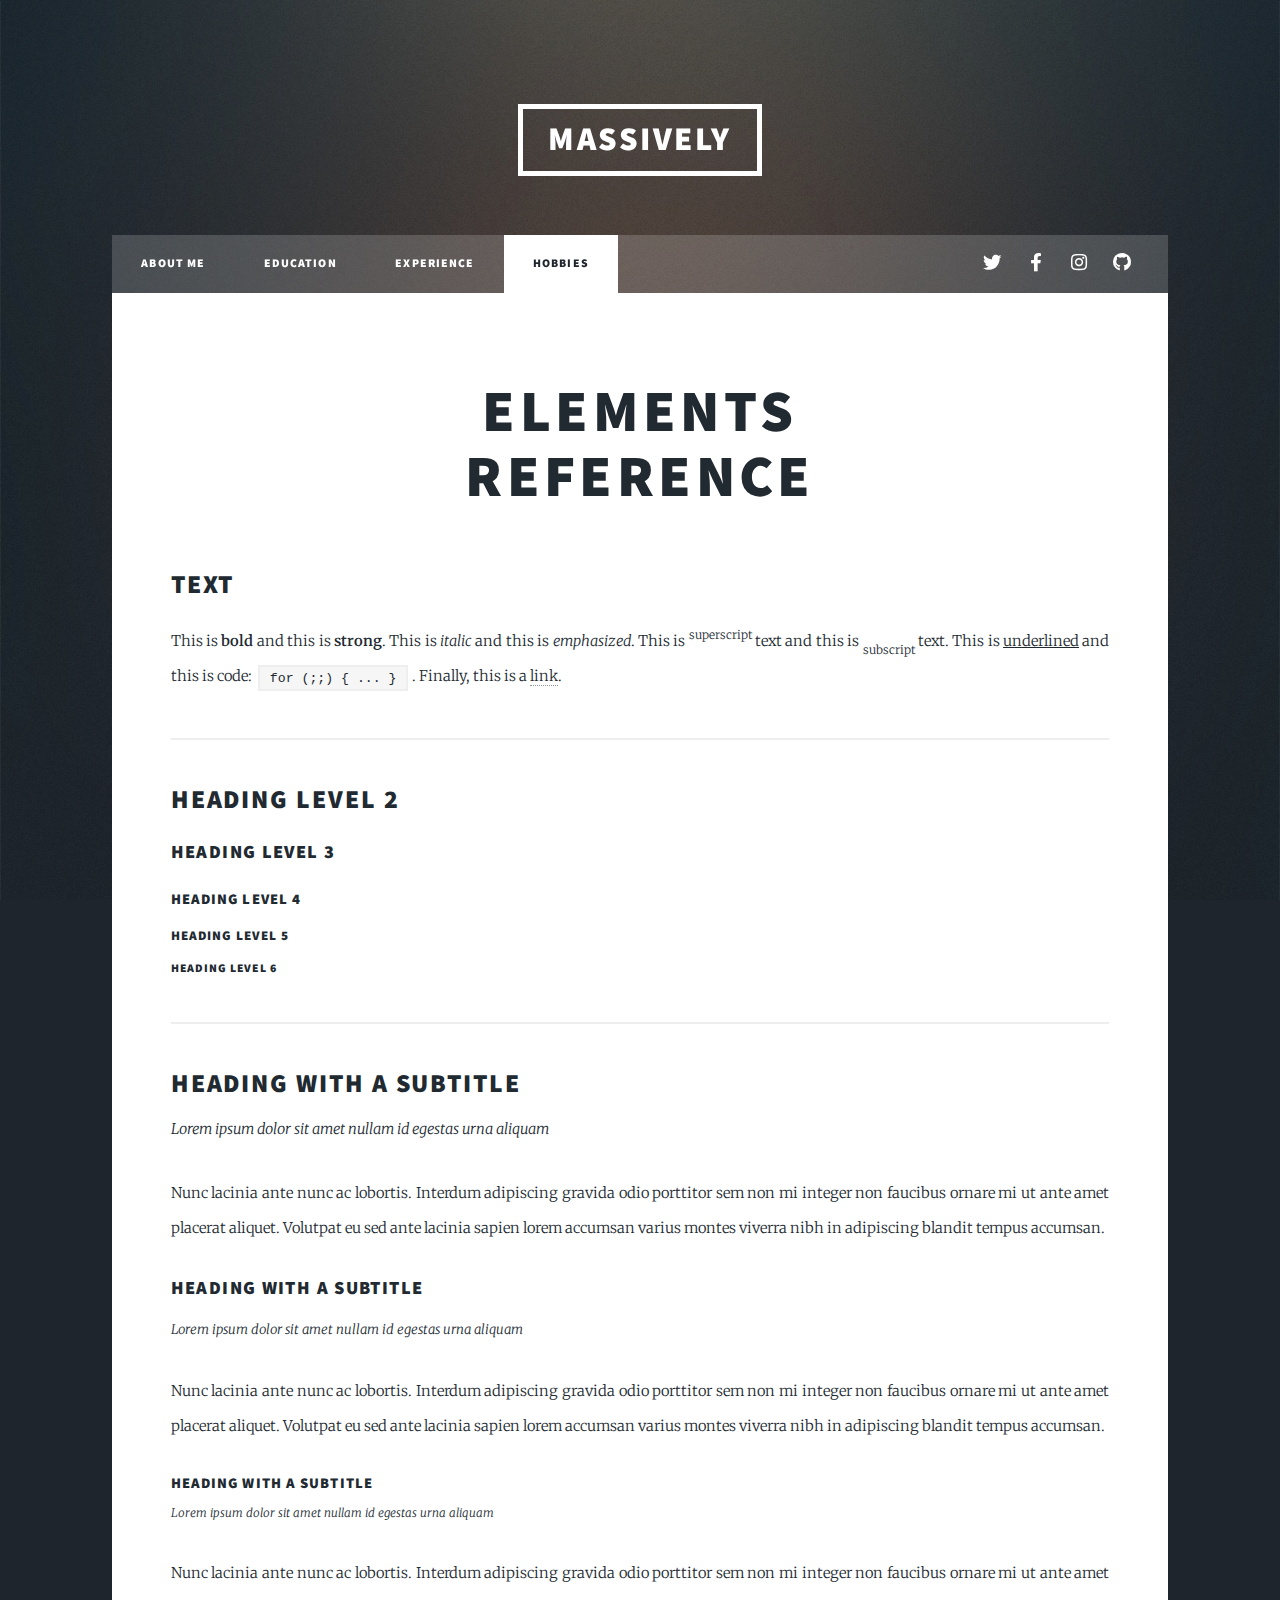
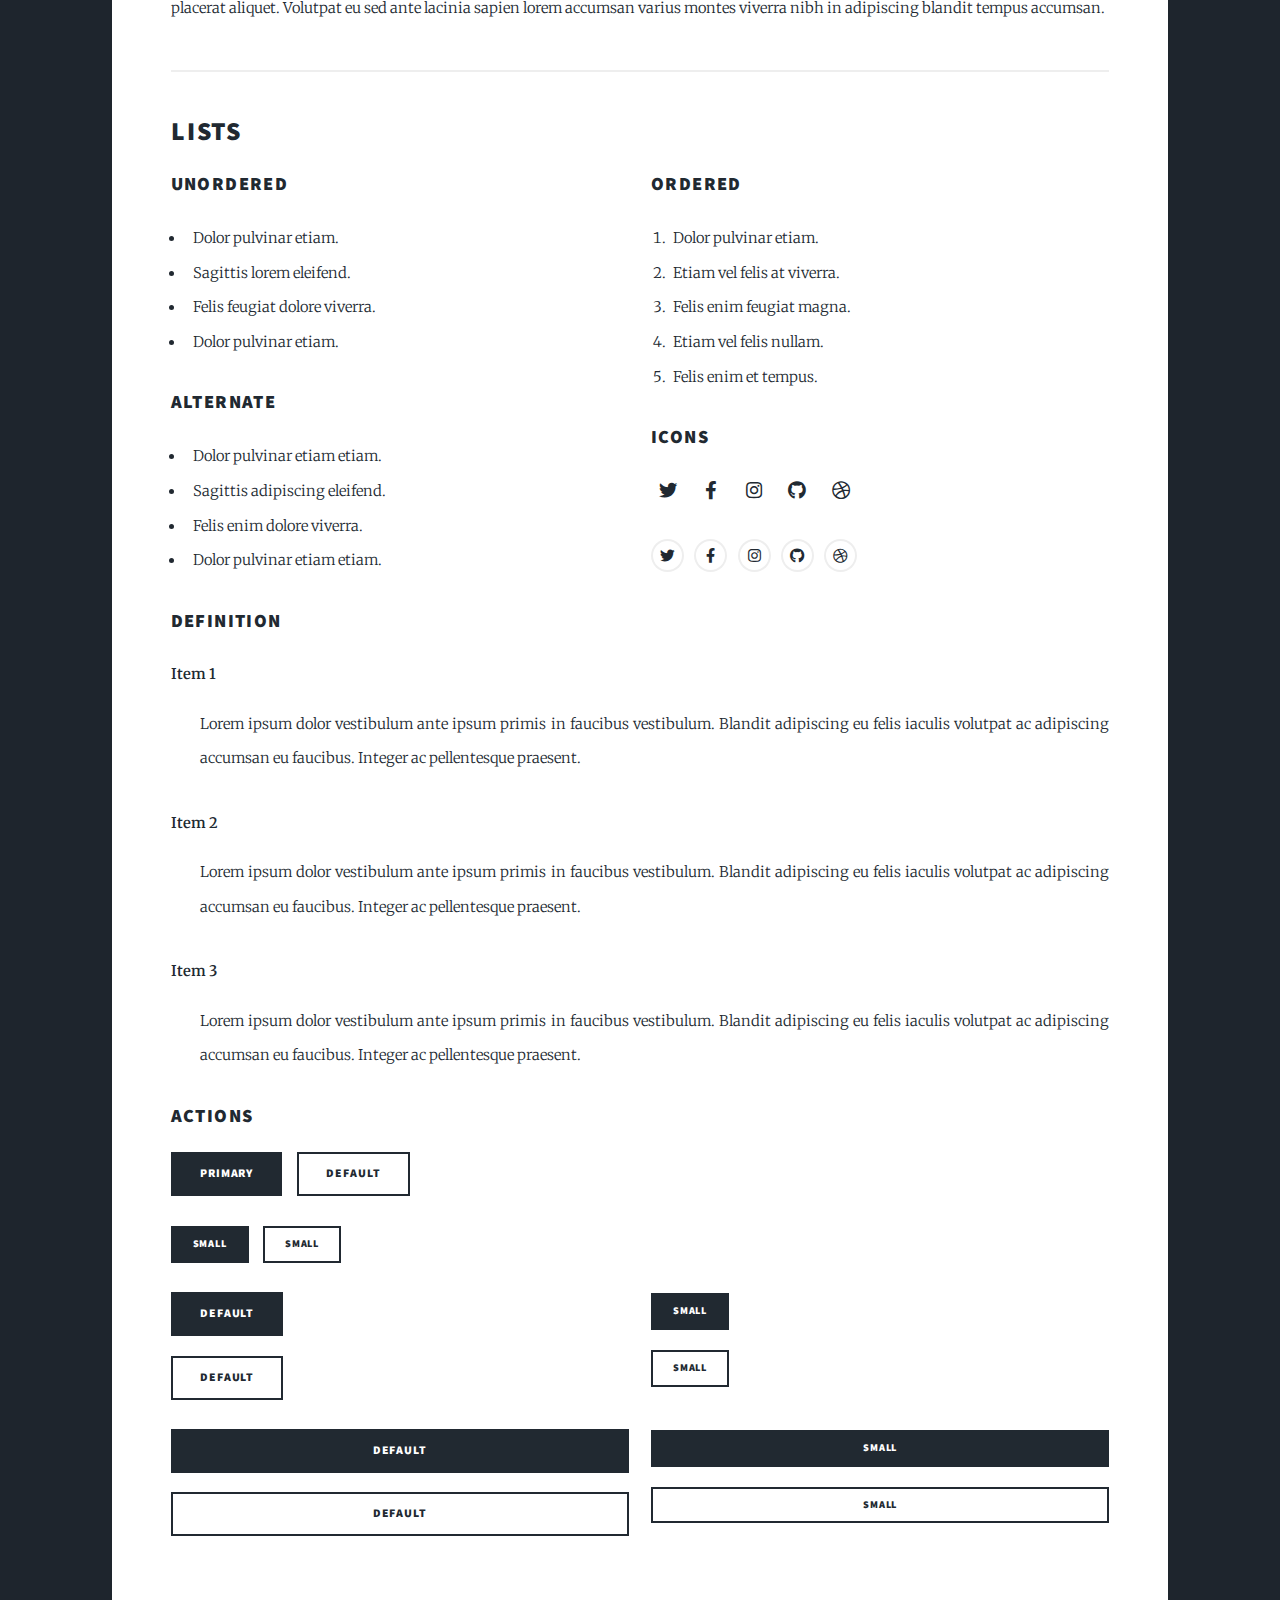
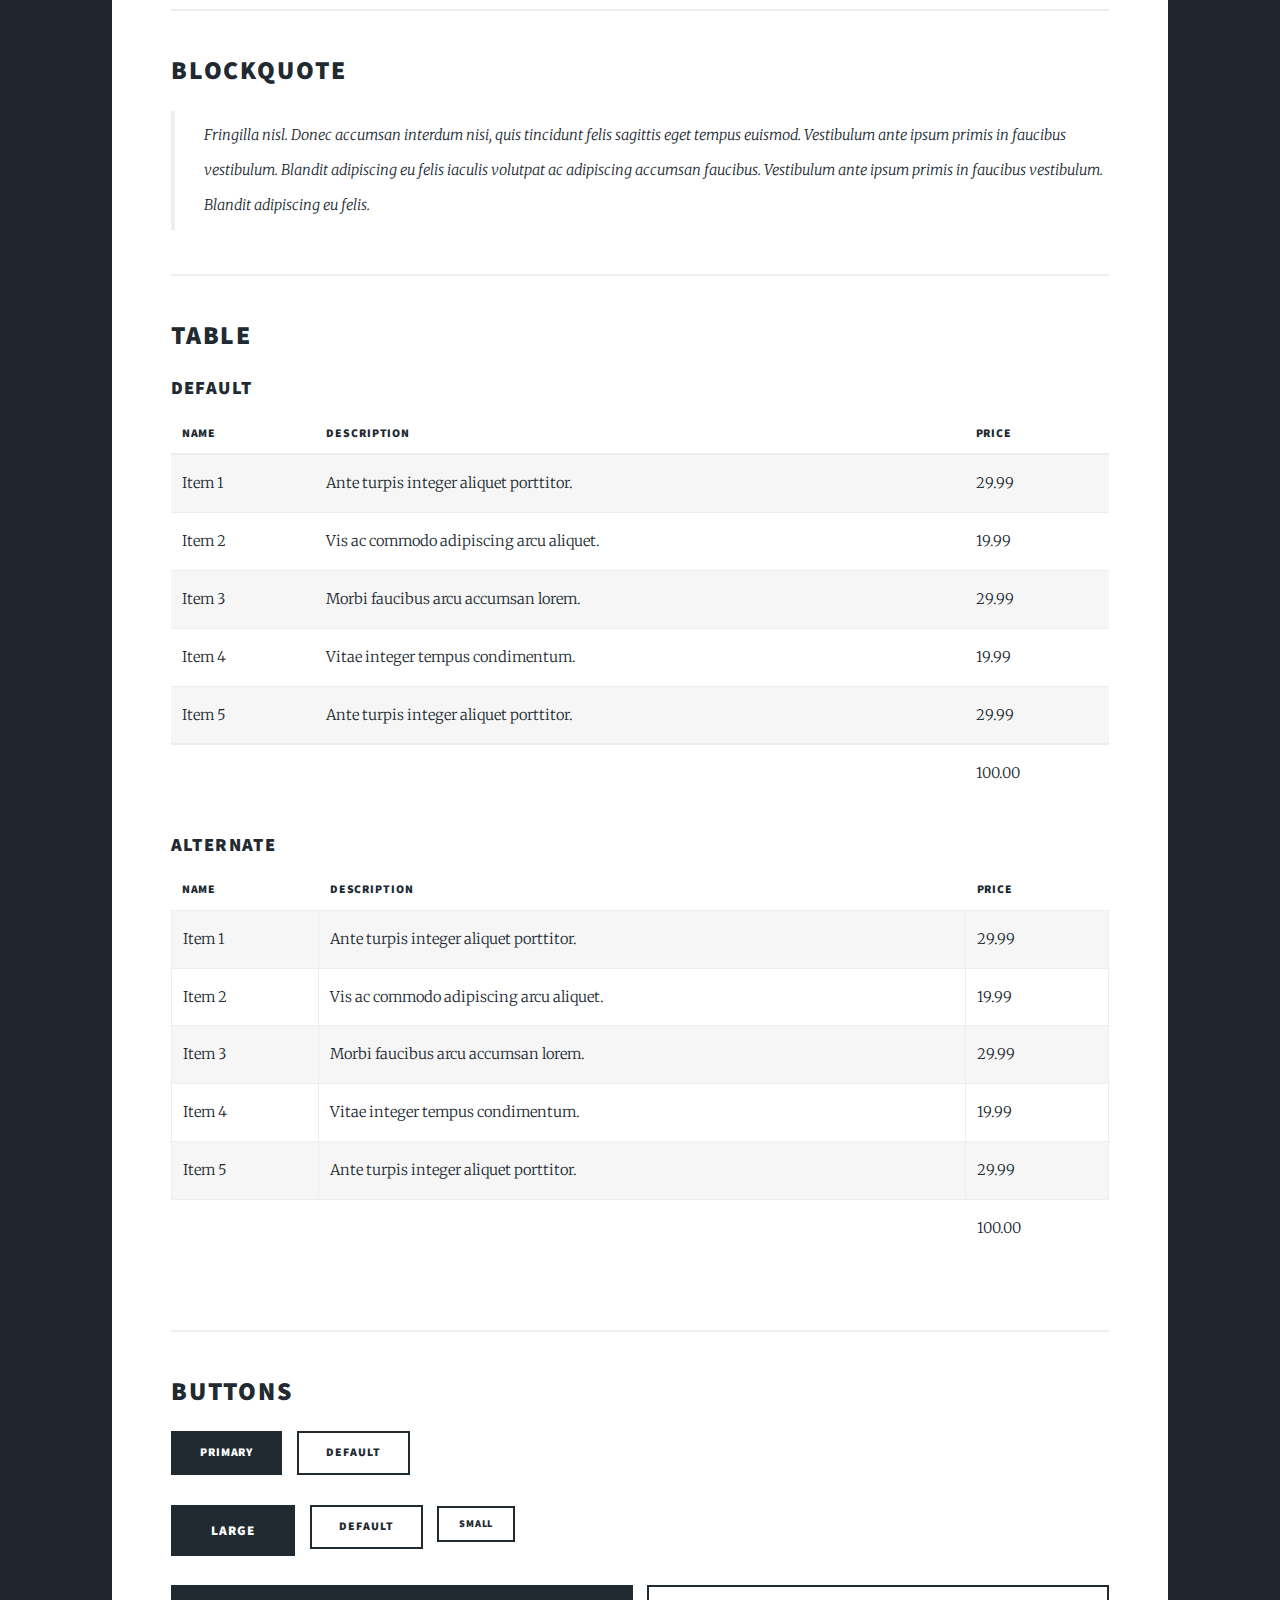
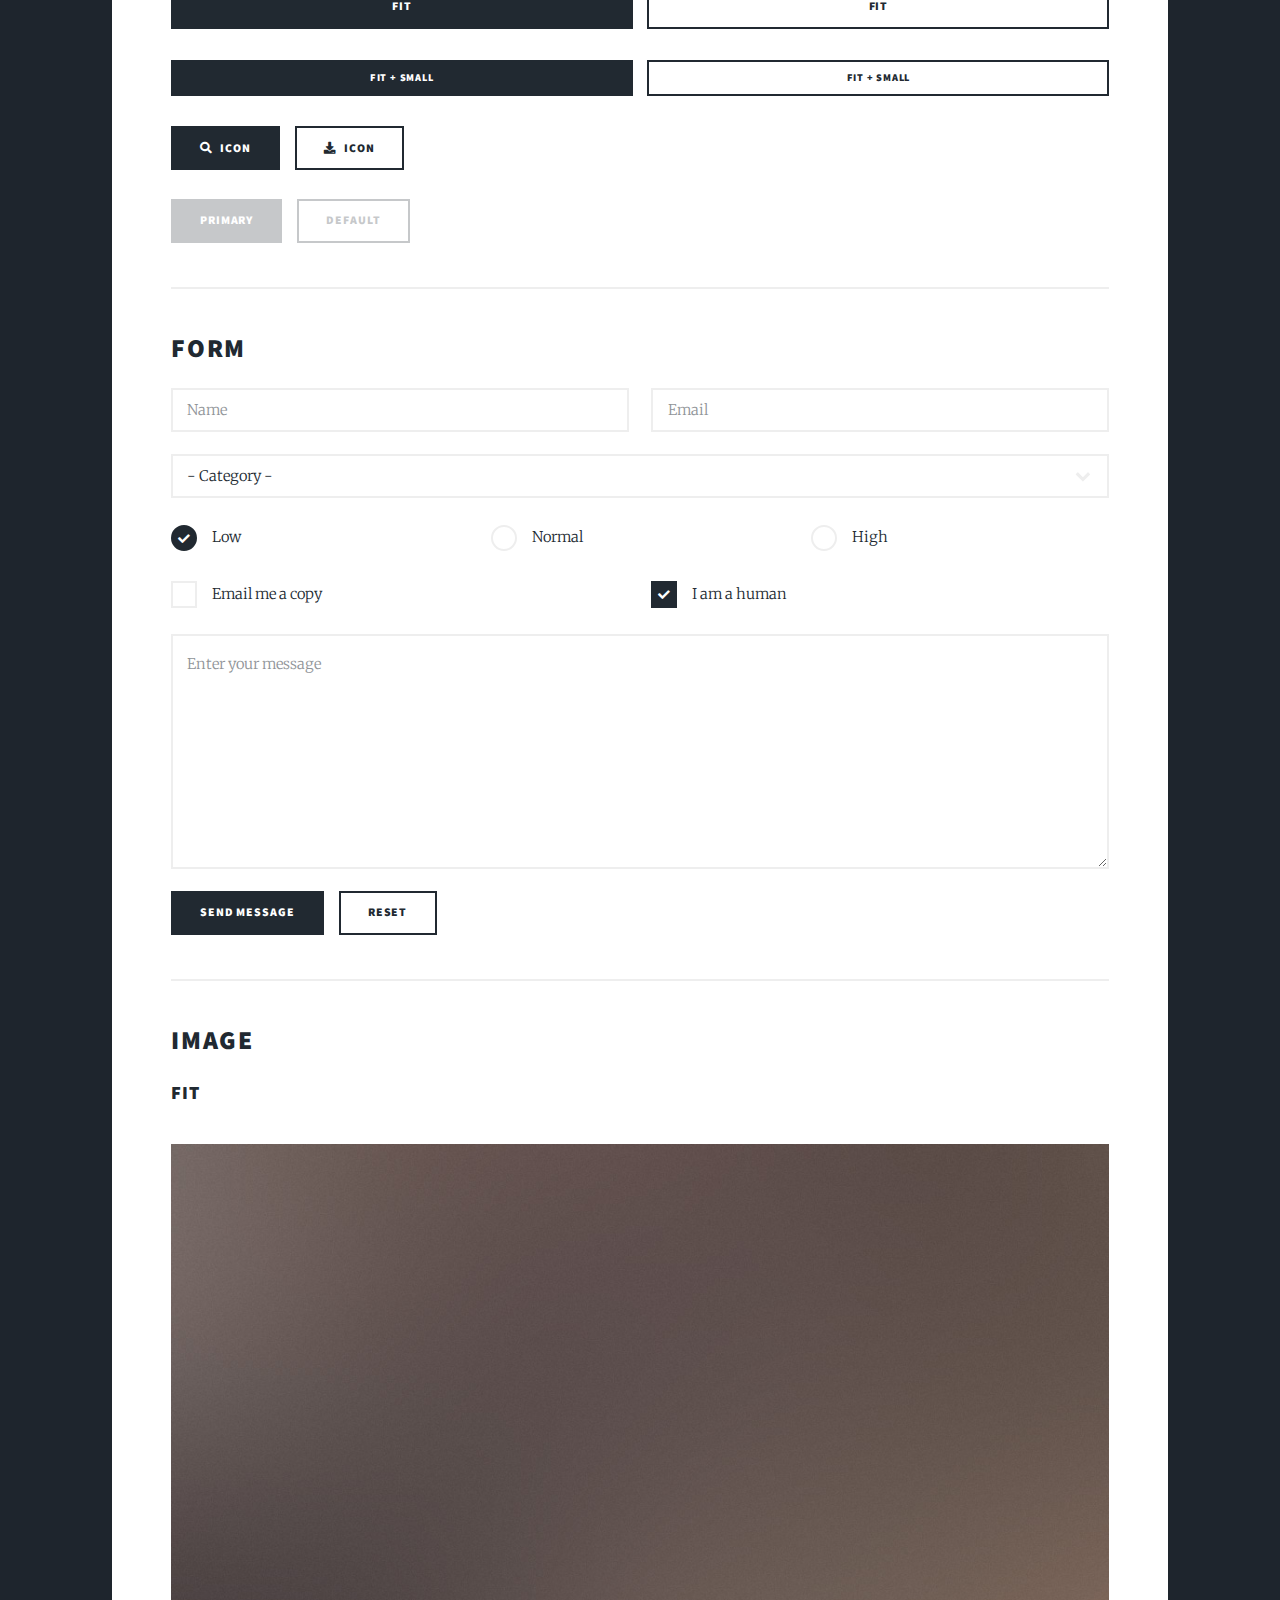
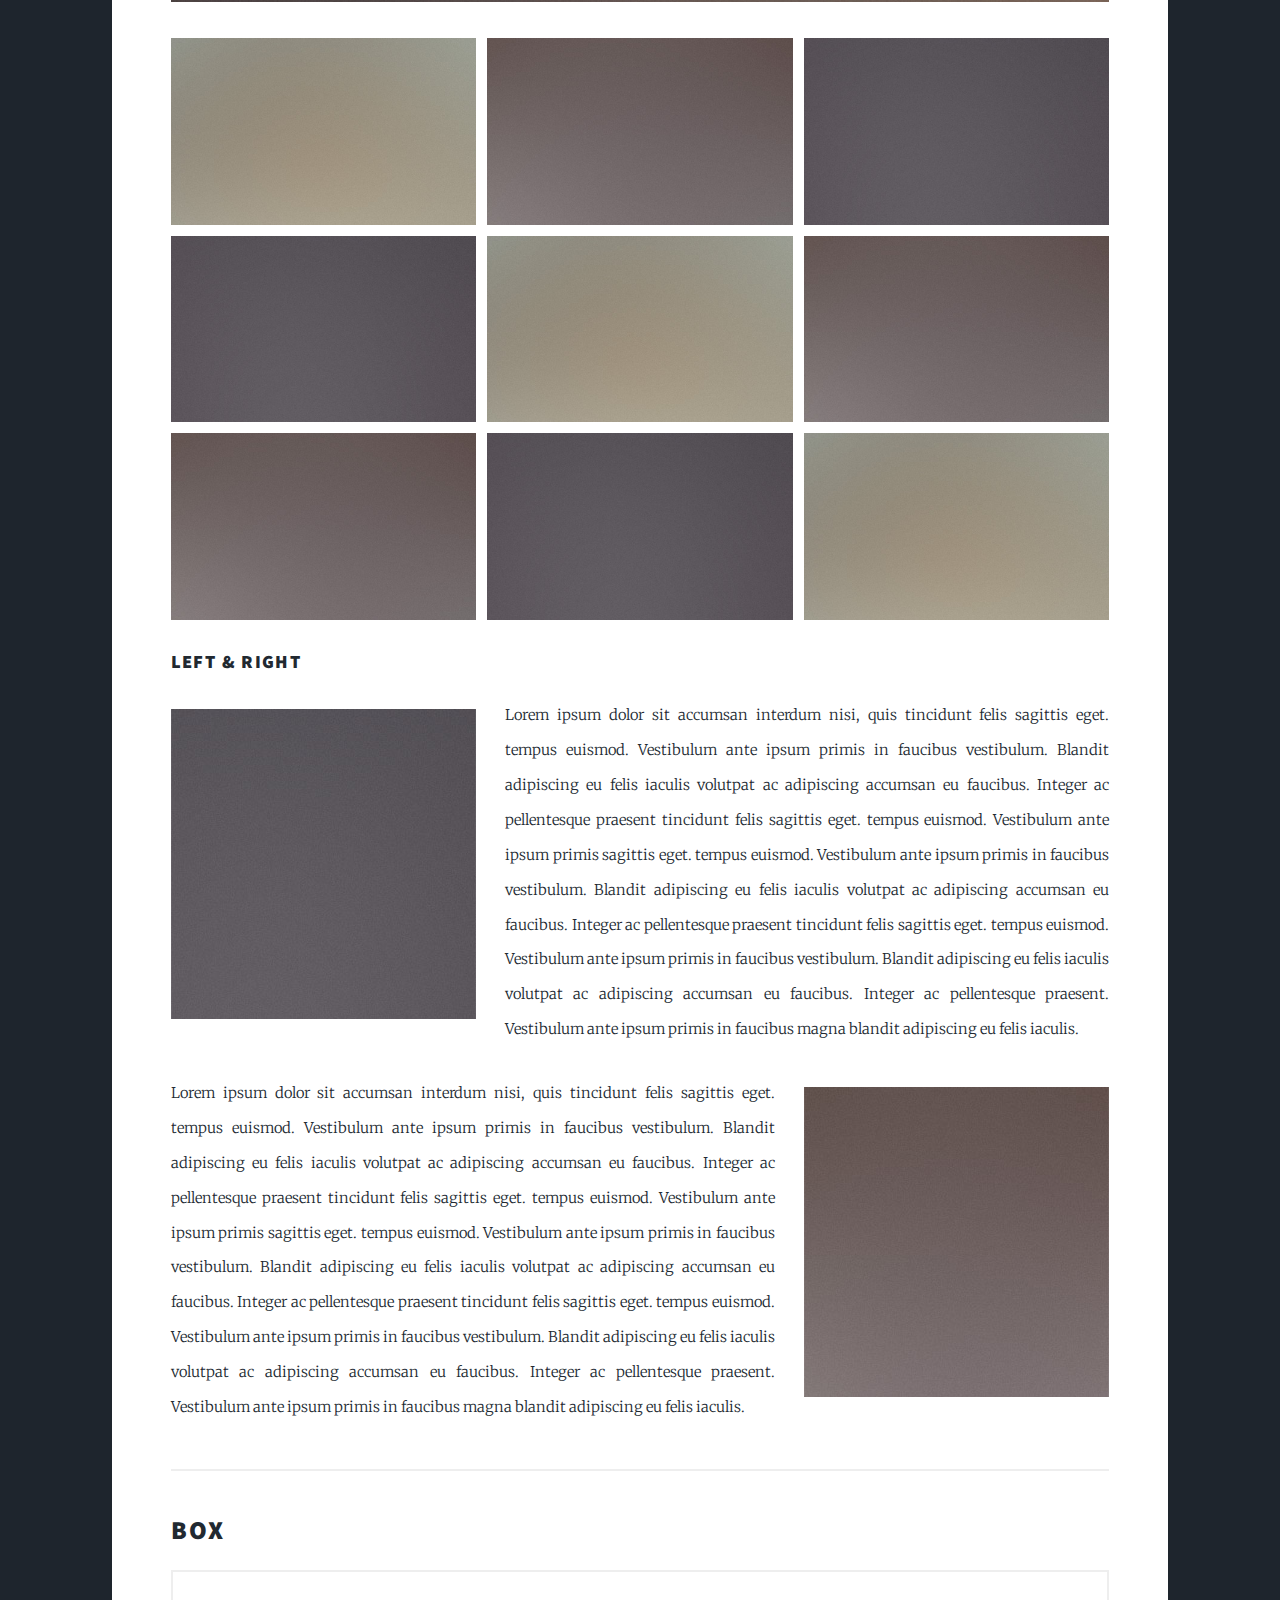
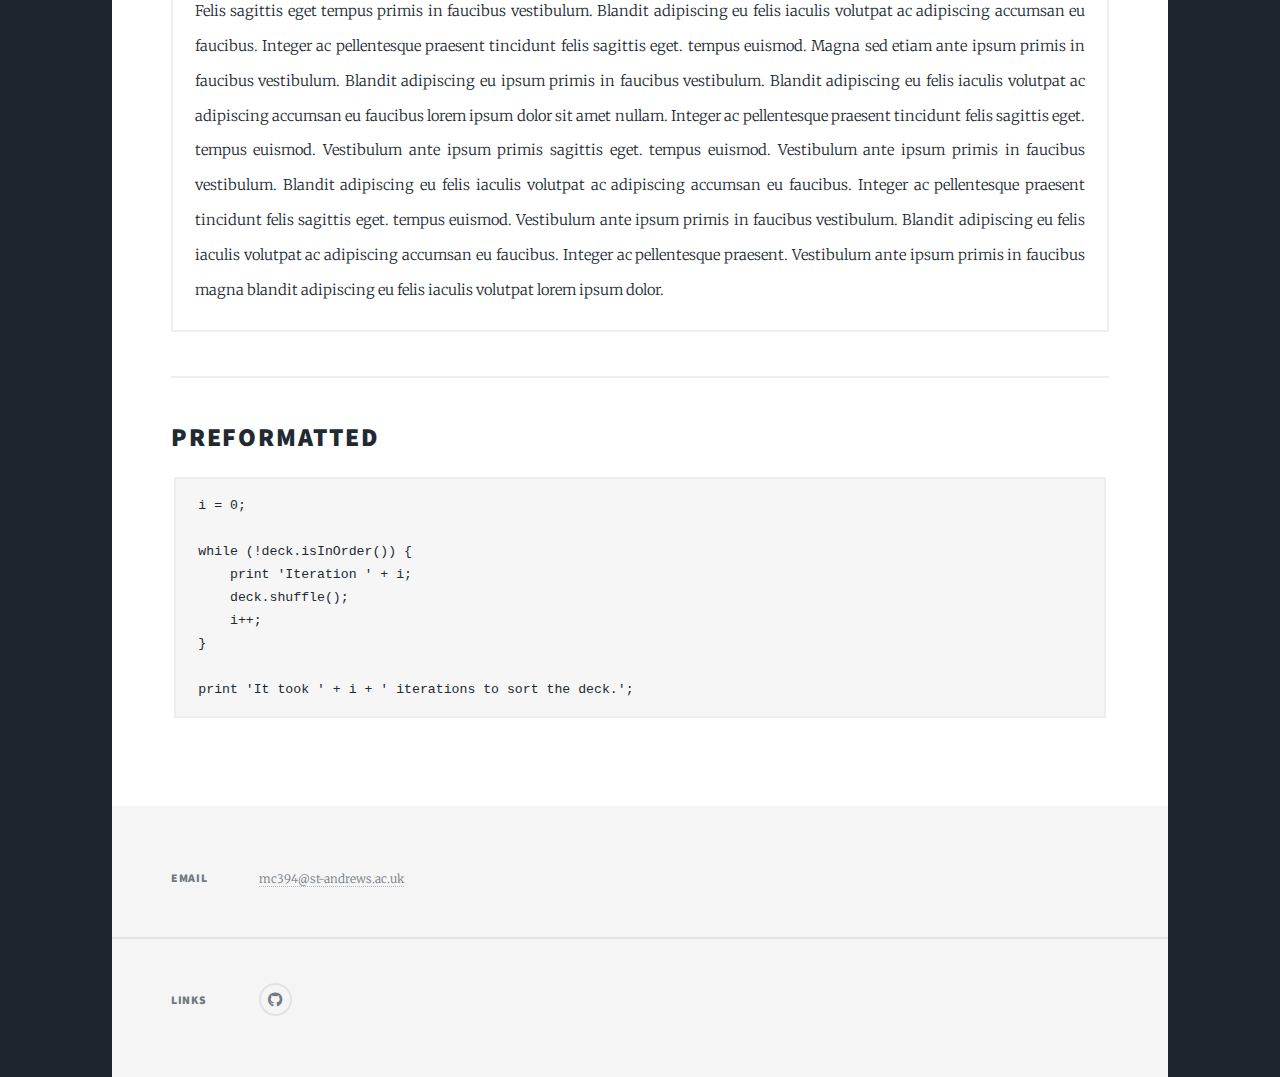
<file: page1.html>
<!DOCTYPE HTML>
<!--
	Massively by HTML5 UP
	html5up.net | @ajlkn
	Free for personal and commercial use under the CCA 3.0 license (html5up.net/license)
-->
<html>
	<head>
		<title>Elements Reference - Massively by HTML5 UP</title>
		<meta charset="utf-8" />
		<meta name="viewport" content="width=device-width, initial-scale=1, user-scalable=no" />
		<link rel="stylesheet" href="assets/css/main.css" />
		<noscript><link rel="stylesheet" href="assets/css/noscript.css" /></noscript>
	</head>
	<body class="is-preload">

		<!-- Wrapper -->
			<div id="wrapper">

				<!-- Header -->
					<header id="header">
						<a href="index.html" class="logo">Massively</a>
					</header>

				<!-- Nav -->
					<nav id="nav">
						<ul class="links">
							<li><a href="index.html">About me</a></li>
							<li><a href="education.html">Education</a></li>
							<li><a href="experience.html">Experience</a></li>
							<li class="active"><a href="hobbies.html">Hobbies</a></li>
						</ul>
						<ul class="icons">
							<li><a href="#" class="icon brands fa-twitter"><span class="label">Twitter</span></a></li>
							<li><a href="#" class="icon brands fa-facebook-f"><span class="label">Facebook</span></a></li>
							<li><a href="#" class="icon brands fa-instagram"><span class="label">Instagram</span></a></li>
							<li><a href="#" class="icon brands fa-github"><span class="label">GitHub</span></a></li>
						</ul>
					</nav>

				<!-- Main -->
					<div id="main">

						<!-- Post -->
							<section class="post">
								<header class="major">
									<h1>Elements<br />
									Reference</h1>
								</header>

								<!-- Text stuff -->
									<h2>Text</h2>
									<p>This is <b>bold</b> and this is <strong>strong</strong>. This is <i>italic</i> and this is <em>emphasized</em>.
									This is <sup>superscript</sup> text and this is <sub>subscript</sub> text.
									This is <u>underlined</u> and this is code: <code>for (;;) { ... }</code>.
									Finally, this is a <a href="#">link</a>.</p>
									<hr />
									<h2>Heading Level 2</h2>
									<h3>Heading Level 3</h3>
									<h4>Heading Level 4</h4>
									<h5>Heading Level 5</h5>
									<h6>Heading Level 6</h6>
									<hr />
									<header>
										<h2>Heading with a Subtitle</h2>
										<p>Lorem ipsum dolor sit amet nullam id egestas urna aliquam</p>
									</header>
									<p>Nunc lacinia ante nunc ac lobortis. Interdum adipiscing gravida odio porttitor sem non mi integer non faucibus ornare mi ut ante amet placerat aliquet. Volutpat eu sed ante lacinia sapien lorem accumsan varius montes viverra nibh in adipiscing blandit tempus accumsan.</p>
									<header>
										<h3>Heading with a Subtitle</h3>
										<p>Lorem ipsum dolor sit amet nullam id egestas urna aliquam</p>
									</header>
									<p>Nunc lacinia ante nunc ac lobortis. Interdum adipiscing gravida odio porttitor sem non mi integer non faucibus ornare mi ut ante amet placerat aliquet. Volutpat eu sed ante lacinia sapien lorem accumsan varius montes viverra nibh in adipiscing blandit tempus accumsan.</p>
									<header>
										<h4>Heading with a Subtitle</h4>
										<p>Lorem ipsum dolor sit amet nullam id egestas urna aliquam</p>
									</header>
									<p>Nunc lacinia ante nunc ac lobortis. Interdum adipiscing gravida odio porttitor sem non mi integer non faucibus ornare mi ut ante amet placerat aliquet. Volutpat eu sed ante lacinia sapien lorem accumsan varius montes viverra nibh in adipiscing blandit tempus accumsan.</p>

									<hr />

								<!-- Lists -->
									<h2>Lists</h2>
									<div class="row">
										<div class="col-6 col-12-small">

											<h3>Unordered</h3>
											<ul>
												<li>Dolor pulvinar etiam.</li>
												<li>Sagittis lorem eleifend.</li>
												<li>Felis feugiat dolore viverra.</li>
												<li>Dolor pulvinar etiam.</li>
											</ul>

											<h3>Alternate</h3>
											<ul class="alt">
												<li>Dolor pulvinar etiam etiam.</li>
												<li>Sagittis adipiscing eleifend.</li>
												<li>Felis enim dolore viverra.</li>
												<li>Dolor pulvinar etiam etiam.</li>
											</ul>

										</div>
										<div class="col-6 col-12-small">

											<h3>Ordered</h3>
											<ol>
												<li>Dolor pulvinar etiam.</li>
												<li>Etiam vel felis at viverra.</li>
												<li>Felis enim feugiat magna.</li>
												<li>Etiam vel felis nullam.</li>
												<li>Felis enim et tempus.</li>
											</ol>

											<h3>Icons</h3>
											<ul class="icons">
												<li><a href="#" class="icon brands fa-twitter"><span class="label">Twitter</span></a></li>
												<li><a href="#" class="icon brands fa-facebook-f"><span class="label">Facebook</span></a></li>
												<li><a href="#" class="icon brands fa-instagram"><span class="label">Instagram</span></a></li>
												<li><a href="#" class="icon brands fa-github"><span class="label">Github</span></a></li>
												<li><a href="#" class="icon brands fa-dribbble"><span class="label">Dribbble</span></a></li>
											</ul>
											<ul class="icons alt">
												<li><a href="#" class="icon brands alt fa-twitter"><span class="label">Twitter</span></a></li>
												<li><a href="#" class="icon brands alt fa-facebook-f"><span class="label">Facebook</span></a></li>
												<li><a href="#" class="icon brands alt fa-instagram"><span class="label">Instagram</span></a></li>
												<li><a href="#" class="icon brands alt fa-github"><span class="label">Github</span></a></li>
												<li><a href="#" class="icon brands alt fa-dribbble"><span class="label">Dribbble</span></a></li>
											</ul>

										</div>
									</div>
									<h3>Definition</h3>
									<dl>
										<dt>Item 1</dt>
										<dd>
											<p>Lorem ipsum dolor vestibulum ante ipsum primis in faucibus vestibulum. Blandit adipiscing eu felis iaculis volutpat ac adipiscing accumsan eu faucibus. Integer ac pellentesque praesent.</p>
										</dd>
										<dt>Item 2</dt>
										<dd>
											<p>Lorem ipsum dolor vestibulum ante ipsum primis in faucibus vestibulum. Blandit adipiscing eu felis iaculis volutpat ac adipiscing accumsan eu faucibus. Integer ac pellentesque praesent.</p>
										</dd>
										<dt>Item 3</dt>
										<dd>
											<p>Lorem ipsum dolor vestibulum ante ipsum primis in faucibus vestibulum. Blandit adipiscing eu felis iaculis volutpat ac adipiscing accumsan eu faucibus. Integer ac pellentesque praesent.</p>
										</dd>
									</dl>

									<h3>Actions</h3>
									<ul class="actions">
										<li><a href="#" class="button primary">Primary</a></li>
										<li><a href="#" class="button">Default</a></li>
									</ul>
									<ul class="actions small">
										<li><a href="#" class="button primary small">Small</a></li>
										<li><a href="#" class="button small">Small</a></li>
									</ul>
									<div class="row">
										<div class="col-6 col-12-small">
											<ul class="actions stacked">
												<li><a href="#" class="button primary">Default</a></li>
												<li><a href="#" class="button">Default</a></li>
											</ul>
										</div>
										<div class="col-6 col-12-small">
											<ul class="actions stacked">
												<li><a href="#" class="button primary small">Small</a></li>
												<li><a href="#" class="button small">Small</a></li>
											</ul>
										</div>
									</div>
									<div class="row">
										<div class="col-6 col-12-small">
											<ul class="actions stacked">
												<li><a href="#" class="button primary fit">Default</a></li>
												<li><a href="#" class="button fit">Default</a></li>
											</ul>
										</div>
										<div class="col-6 col-12-small">
											<ul class="actions stacked">
												<li><a href="#" class="button primary small fit">Small</a></li>
												<li><a href="#" class="button small fit">Small</a></li>
											</ul>
										</div>
									</div>

									<hr />

								<!-- Blockquote -->
									<h2>Blockquote</h2>
									<blockquote>Fringilla nisl. Donec accumsan interdum nisi, quis tincidunt felis sagittis eget tempus euismod. Vestibulum ante ipsum primis in faucibus vestibulum. Blandit adipiscing eu felis iaculis volutpat ac adipiscing accumsan faucibus. Vestibulum ante ipsum primis in faucibus vestibulum. Blandit adipiscing eu felis.</blockquote>

									<hr />

								<!-- Table -->
									<h2>Table</h2>

									<h3>Default</h3>
									<div class="table-wrapper">
										<table>
											<thead>
												<tr>
													<th>Name</th>
													<th>Description</th>
													<th>Price</th>
												</tr>
											</thead>
											<tbody>
												<tr>
													<td>Item 1</td>
													<td>Ante turpis integer aliquet porttitor.</td>
													<td>29.99</td>
												</tr>
												<tr>
													<td>Item 2</td>
													<td>Vis ac commodo adipiscing arcu aliquet.</td>
													<td>19.99</td>
												</tr>
												<tr>
													<td>Item 3</td>
													<td> Morbi faucibus arcu accumsan lorem.</td>
													<td>29.99</td>
												</tr>
												<tr>
													<td>Item 4</td>
													<td>Vitae integer tempus condimentum.</td>
													<td>19.99</td>
												</tr>
												<tr>
													<td>Item 5</td>
													<td>Ante turpis integer aliquet porttitor.</td>
													<td>29.99</td>
												</tr>
											</tbody>
											<tfoot>
												<tr>
													<td colspan="2"></td>
													<td>100.00</td>
												</tr>
											</tfoot>
										</table>
									</div>

									<h3>Alternate</h3>
									<div class="table-wrapper">
										<table class="alt">
											<thead>
												<tr>
													<th>Name</th>
													<th>Description</th>
													<th>Price</th>
												</tr>
											</thead>
											<tbody>
												<tr>
													<td>Item 1</td>
													<td>Ante turpis integer aliquet porttitor.</td>
													<td>29.99</td>
												</tr>
												<tr>
													<td>Item 2</td>
													<td>Vis ac commodo adipiscing arcu aliquet.</td>
													<td>19.99</td>
												</tr>
												<tr>
													<td>Item 3</td>
													<td> Morbi faucibus arcu accumsan lorem.</td>
													<td>29.99</td>
												</tr>
												<tr>
													<td>Item 4</td>
													<td>Vitae integer tempus condimentum.</td>
													<td>19.99</td>
												</tr>
												<tr>
													<td>Item 5</td>
													<td>Ante turpis integer aliquet porttitor.</td>
													<td>29.99</td>
												</tr>
											</tbody>
											<tfoot>
												<tr>
													<td colspan="2"></td>
													<td>100.00</td>
												</tr>
											</tfoot>
										</table>
									</div>

									<hr />

								<!-- Buttons -->
									<h2>Buttons</h2>
									<ul class="actions">
										<li><a href="#" class="button primary">Primary</a></li>
										<li><a href="#" class="button">Default</a></li>
									</ul>
									<ul class="actions">
										<li><a href="#" class="button primary large">Large</a></li>
										<li><a href="#" class="button">Default</a></li>
										<li><a href="#" class="button small">Small</a></li>
									</ul>
									<ul class="actions fit">
										<li><a href="#" class="button primary fit">Fit</a></li>
										<li><a href="#" class="button fit">Fit</a></li>
									</ul>
									<ul class="actions fit small">
										<li><a href="#" class="button primary fit small">Fit + Small</a></li>
										<li><a href="#" class="button fit small">Fit + Small</a></li>
									</ul>
									<ul class="actions">
										<li><a href="#" class="button primary icon solid fa-search">Icon</a></li>
										<li><a href="#" class="button icon solid fa-download">Icon</a></li>
									</ul>
									<ul class="actions">
										<li><span class="button primary disabled">Primary</span></li>
										<li><span class="button disabled">Default</span></li>
									</ul>

									<hr />

								<!-- Form -->
									<h2>Form</h2>

									<form method="post" action="#">
										<div class="row gtr-uniform">
											<div class="col-6 col-12-xsmall">
												<input type="text" name="demo-name" id="demo-name" value="" placeholder="Name" />
											</div>
											<div class="col-6 col-12-xsmall">
												<input type="email" name="demo-email" id="demo-email" value="" placeholder="Email" />
											</div>
											<!-- Break -->
											<div class="col-12">
												<select name="demo-category" id="demo-category">
													<option value="">- Category -</option>
													<option value="1">Manufacturing</option>
													<option value="1">Shipping</option>
													<option value="1">Administration</option>
													<option value="1">Human Resources</option>
												</select>
											</div>
											<!-- Break -->
											<div class="col-4 col-12-small">
												<input type="radio" id="demo-priority-low" name="demo-priority" checked>
												<label for="demo-priority-low">Low</label>
											</div>
											<div class="col-4 col-12-small">
												<input type="radio" id="demo-priority-normal" name="demo-priority">
												<label for="demo-priority-normal">Normal</label>
											</div>
											<div class="col-4 col-12-small">
												<input type="radio" id="demo-priority-high" name="demo-priority">
												<label for="demo-priority-high">High</label>
											</div>
											<!-- Break -->
											<div class="col-6 col-12-small">
												<input type="checkbox" id="demo-copy" name="demo-copy">
												<label for="demo-copy">Email me a copy</label>
											</div>
											<div class="col-6 col-12-small">
												<input type="checkbox" id="demo-human" name="demo-human" checked>
												<label for="demo-human">I am a human</label>
											</div>
											<!-- Break -->
											<div class="col-12">
												<textarea name="demo-message" id="demo-message" placeholder="Enter your message" rows="6"></textarea>
											</div>
											<!-- Break -->
											<div class="col-12">
												<ul class="actions">
													<li><input type="submit" value="Send Message" class="primary" /></li>
													<li><input type="reset" value="Reset" /></li>
												</ul>
											</div>
										</div>
									</form>

									<hr />

								<!-- Image -->
									<h2>Image</h2>

									<h3>Fit</h3>
									<span class="image fit"><img src="resources/pic01.jpg" alt="" /></span>
									<div class="box alt">
										<div class="row gtr-50 gtr-uniform">
											<div class="col-4"><span class="image fit"><img src="resources/pic02.jpg" alt="" /></span></div>
											<div class="col-4"><span class="image fit"><img src="resources/pic03.jpg" alt="" /></span></div>
											<div class="col-4"><span class="image fit"><img src="resources/pic04.jpg" alt="" /></span></div>
											<!-- Break -->
											<div class="col-4"><span class="image fit"><img src="resources/pic04.jpg" alt="" /></span></div>
											<div class="col-4"><span class="image fit"><img src="resources/pic02.jpg" alt="" /></span></div>
											<div class="col-4"><span class="image fit"><img src="resources/pic03.jpg" alt="" /></span></div>
											<!-- Break -->
											<div class="col-4"><span class="image fit"><img src="resources/pic03.jpg" alt="" /></span></div>
											<div class="col-4"><span class="image fit"><img src="resources/pic04.jpg" alt="" /></span></div>
											<div class="col-4"><span class="image fit"><img src="resources/pic02.jpg" alt="" /></span></div>
										</div>
									</div>

									<h3>Left &amp; Right</h3>
									<p><span class="image left"><img src="resources/pic08.jpg" alt="" /></span>Lorem ipsum dolor sit accumsan interdum nisi, quis tincidunt felis sagittis eget. tempus euismod. Vestibulum ante ipsum primis in faucibus vestibulum. Blandit adipiscing eu felis iaculis volutpat ac adipiscing accumsan eu faucibus. Integer ac pellentesque praesent tincidunt felis sagittis eget. tempus euismod. Vestibulum ante ipsum primis sagittis eget. tempus euismod. Vestibulum ante ipsum primis in faucibus vestibulum. Blandit adipiscing eu felis iaculis volutpat ac adipiscing accumsan eu faucibus. Integer ac pellentesque praesent tincidunt felis sagittis eget. tempus euismod. Vestibulum ante ipsum primis in faucibus vestibulum. Blandit adipiscing eu felis iaculis volutpat ac adipiscing accumsan eu faucibus. Integer ac pellentesque praesent. Vestibulum ante ipsum primis in faucibus magna blandit adipiscing eu felis iaculis.</p>
									<p><span class="image right"><img src="resources/pic09.jpg" alt="" /></span>Lorem ipsum dolor sit accumsan interdum nisi, quis tincidunt felis sagittis eget. tempus euismod. Vestibulum ante ipsum primis in faucibus vestibulum. Blandit adipiscing eu felis iaculis volutpat ac adipiscing accumsan eu faucibus. Integer ac pellentesque praesent tincidunt felis sagittis eget. tempus euismod. Vestibulum ante ipsum primis sagittis eget. tempus euismod. Vestibulum ante ipsum primis in faucibus vestibulum. Blandit adipiscing eu felis iaculis volutpat ac adipiscing accumsan eu faucibus. Integer ac pellentesque praesent tincidunt felis sagittis eget. tempus euismod. Vestibulum ante ipsum primis in faucibus vestibulum. Blandit adipiscing eu felis iaculis volutpat ac adipiscing accumsan eu faucibus. Integer ac pellentesque praesent. Vestibulum ante ipsum primis in faucibus magna blandit adipiscing eu felis iaculis.</p>

									<hr />

								<!-- Box -->
									<h2>Box</h2>
									<div class="box">
										<p>Felis sagittis eget tempus primis in faucibus vestibulum. Blandit adipiscing eu felis iaculis volutpat ac adipiscing accumsan eu faucibus. Integer ac pellentesque praesent tincidunt felis sagittis eget. tempus euismod. Magna sed etiam ante ipsum primis in faucibus vestibulum. Blandit adipiscing eu ipsum primis in faucibus vestibulum. Blandit adipiscing eu felis iaculis volutpat ac adipiscing accumsan eu faucibus lorem ipsum dolor sit amet nullam. Integer ac pellentesque praesent tincidunt felis sagittis eget. tempus euismod. Vestibulum ante ipsum primis sagittis eget. tempus euismod. Vestibulum ante ipsum primis in faucibus vestibulum. Blandit adipiscing eu felis iaculis volutpat ac adipiscing accumsan eu faucibus. Integer ac pellentesque praesent tincidunt felis sagittis eget. tempus euismod. Vestibulum ante ipsum primis in faucibus vestibulum. Blandit adipiscing eu felis iaculis volutpat ac adipiscing accumsan eu faucibus. Integer ac pellentesque praesent. Vestibulum ante ipsum primis in faucibus magna blandit adipiscing eu felis iaculis volutpat lorem ipsum dolor.</p>
									</div>

									<hr />

								<!-- Preformatted Code -->
									<h2>Preformatted</h2>
									<pre><code>i = 0;

while (!deck.isInOrder()) {
    print 'Iteration ' + i;
    deck.shuffle();
    i++;
}

print 'It took ' + i + ' iterations to sort the deck.';
</code></pre>

							</section>

					</div>

				<!-- Footer -->
					<footer id="footer">
						<section class="split contact">
							<section>
								<h3>Email</h3>
								<p><a href="mailto:mc394@st-andrews.ac.uk">mc394@st-andrews.ac.uk</a></p>
							</section>
							<section>
								<h3>Links</h3>
								<ul class="icons alt">
									<li><a href="https://github.com/mchorazak" class="icon brands alt fa-github"><span class="label">GitHub</span></a></li>
								</ul>
							</section>
						</section>
					</footer>

			</div>

		<!-- Scripts -->
			<script src="assets/js/jquery.min.js"></script>
			<script src="assets/js/jquery.scrollex.min.js"></script>
			<script src="assets/js/jquery.scrolly.min.js"></script>
			<script src="assets/js/browser.min.js"></script>
			<script src="assets/js/breakpoints.min.js"></script>
			<script src="assets/js/util.js"></script>
			<script src="assets/js/main.js"></script>

	</body>
</html>
</file>
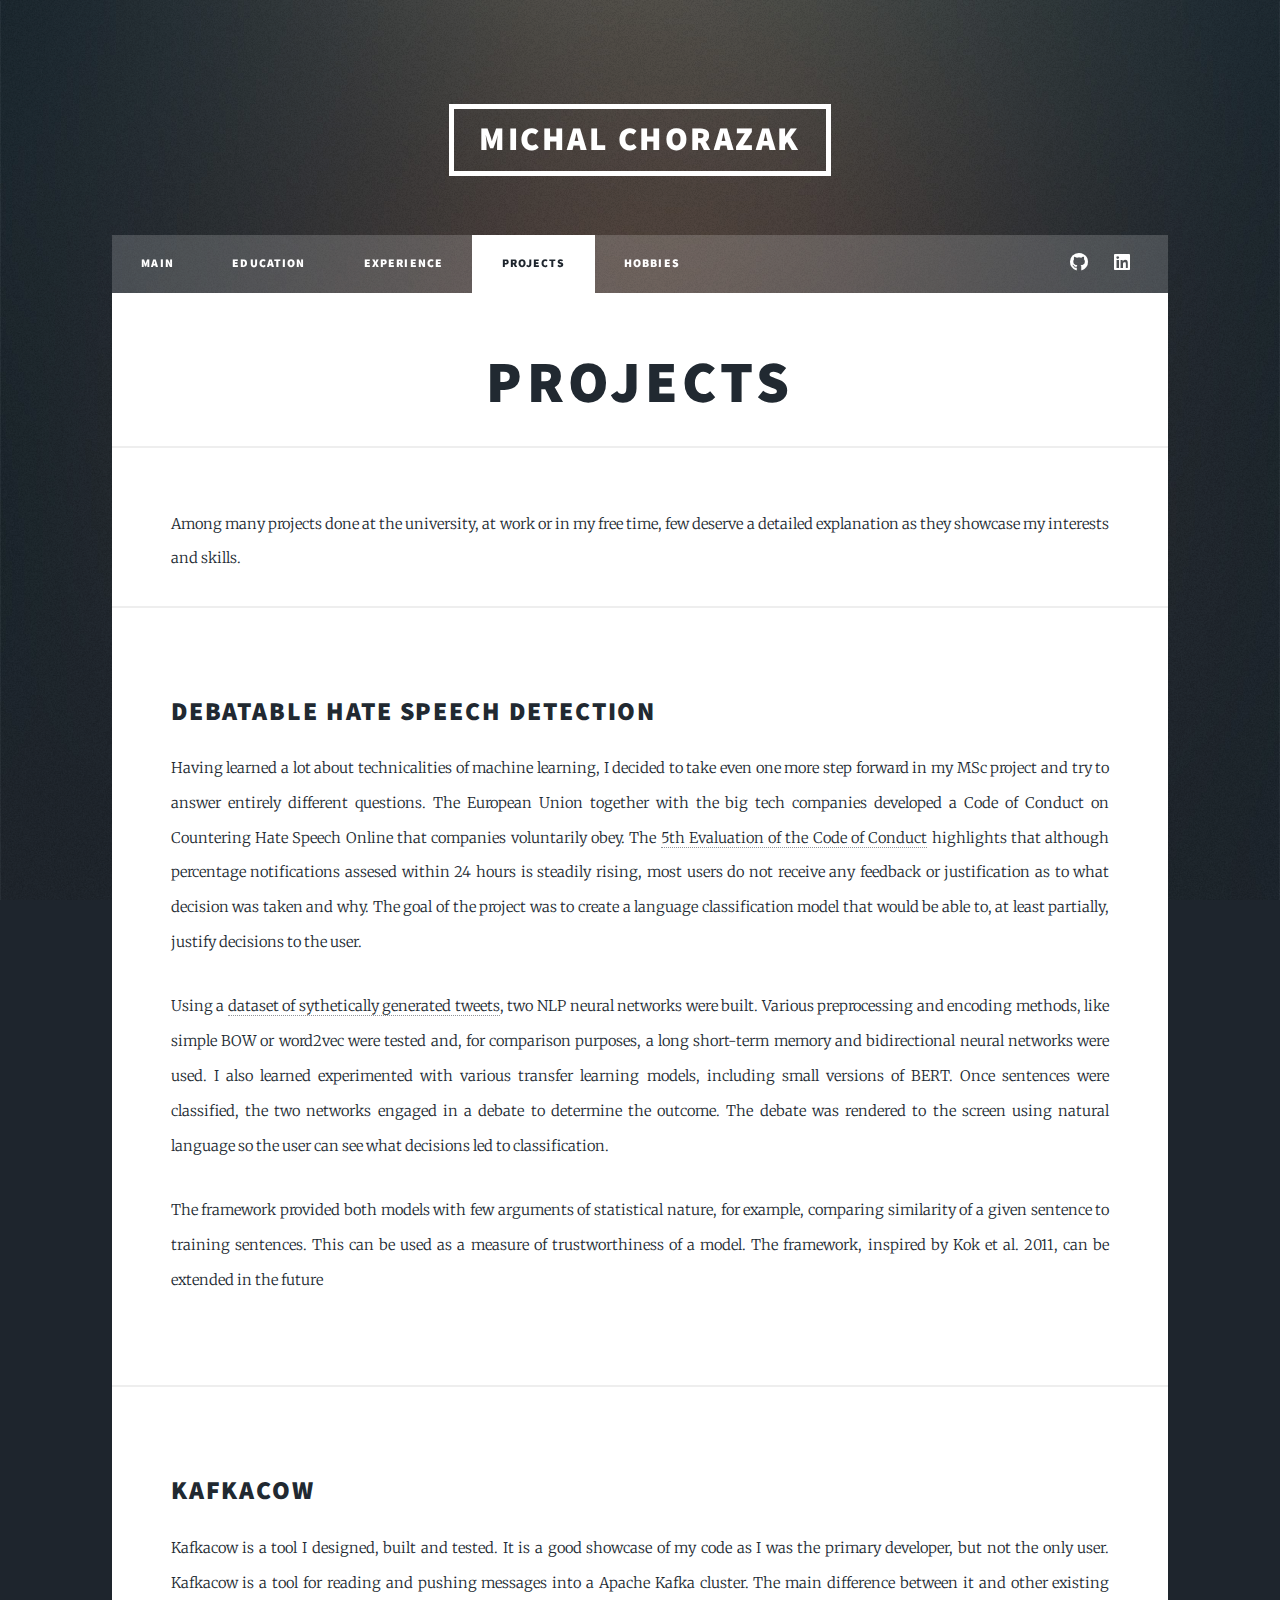
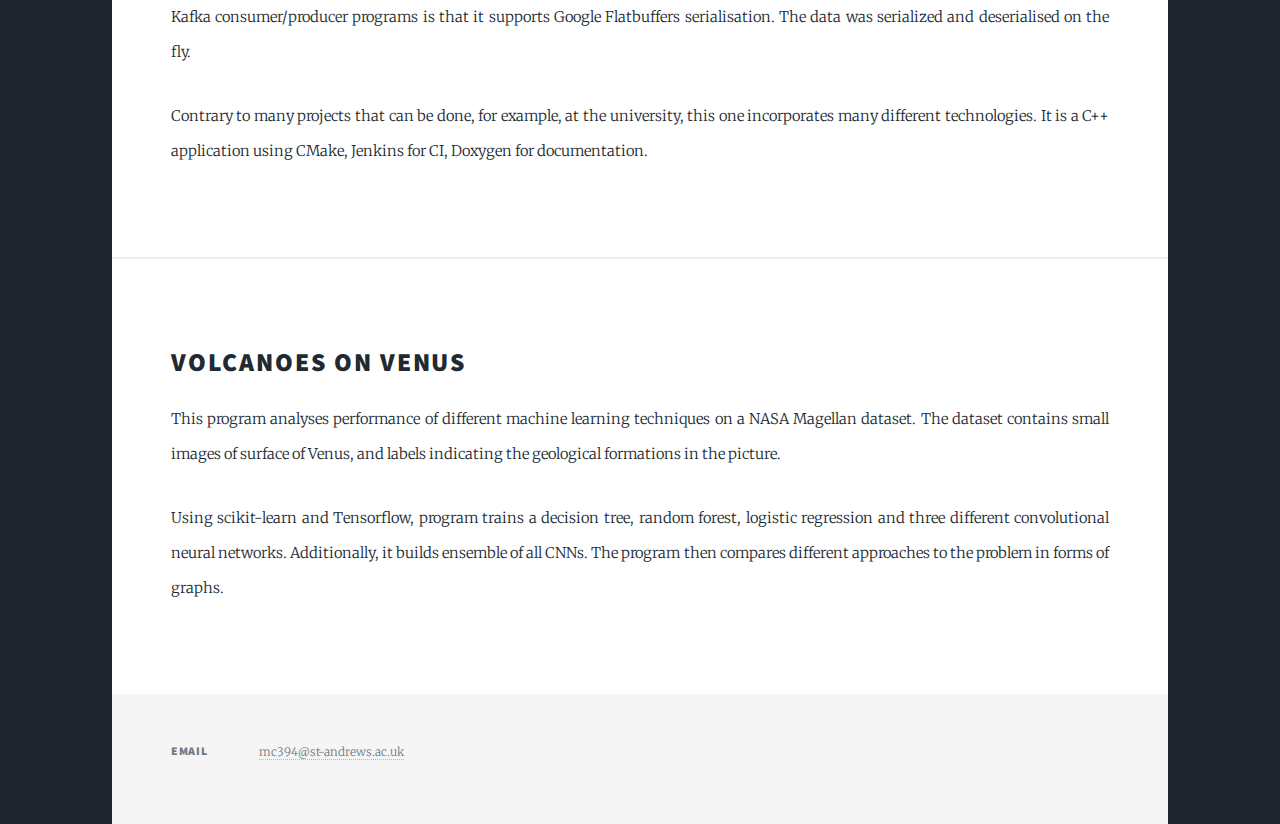
<file: projects.html>
<!DOCTYPE HTML>
<!--
	Massively by HTML5 UP
	html5up.net | @ajlkn
	Free for personal and commercial use under the CCA 3.0 license (html5up.net/license)
-->
<html>
	<head>
		<title>Projects</title>
		<meta charset="utf-8" />
		<meta name="viewport" content="width=device-width, initial-scale=1, user-scalable=no" />
		<link rel="stylesheet" href="assets/css/main.css" />
		<noscript><link rel="stylesheet" href="assets/css/noscript.css" /></noscript>
	</head>
	<body class="is-preload">

		<!-- Wrapper -->
			<div id="wrapper">

				<!-- Header -->
					<header id="header">
						<a href="index.html" class="logo">Michal Chorazak</a>
					</header>

				<!-- Nav -->
					<nav id="nav">
						<ul class="links">
							<li><a href="index.html">Main</a></li>
							<li ><a href="education.html">Education</a></li>
							<li><a href="experience.html">Experience</a></li>
							<li class="active"><a href="projects.html">Projects</a></li>
							<li><a href="hobbies.html">Hobbies</a></li>
						</ul>
						<ul class="icons">
							<li><a href="https://github.com/mchorazak" class="icon brands fa-github"><span class="label">GitHub</span></a></li>
							<li><a href="https://www.linkedin.com/in/michal-chorazak/" class="icon brands fa-linkedin"><span class="label">Linked-in</span></a></li>
						</ul>
					</nav>

				<!-- Main -->
					<div id="main">
						<header class="major">
								<h1>Projects</h1>
						</header>

						<p>Among many projects done at the university, at work or in my free time, few deserve a detailed explanation as they showcase my interests and skills.</p>



						<!-- Post -->

							<section class="post">
								<h2><a href="https://github.com/mchorazak/debatable_hate_speech" >Debatable hate speech detection</a></h2>
								<h2></h2>

								<p>
									Having learned a lot about technicalities of machine learning, I decided to take
									even one more step forward in my MSc project and try to answer entirely different
									questions. The European Union together with the big tech companies developed a Code
									of Conduct on Countering Hate Speech Online that companies voluntarily obey. The

									<a href="https://ec.europa.eu/info/sites/default/files/codeofconduct_2020_factsheet_12.pdf">
									5th Evaluation of the Code of Conduct</a> highlights that although percentage
									notifications assesed within 24 hours is steadily rising, most users do not
									receive any feedback or justification as to what decision was taken and why.
									The goal of the project was to create a language classification model that would be
									able to, at least partially, justify decisions to the user.
                                </p>

								<p>
									Using a <a href="https://arxiv.org/abs/2012.15761">dataset of sythetically generated tweets</a>, two NLP neural networks were built.
									Various preprocessing and encoding methods, like simple BOW or word2vec were tested
									and, for comparison purposes,
									a long short-term memory and bidirectional neural networks were used. I also learned
									experimented with various transfer learning models, including small versions of BERT.
									Once sentences
									were classified, the two networks engaged in a debate to determine the outcome.
									The debate was rendered to the screen using natural language so the user can see
									what decisions led to classification.

                                </p>

								<p>
									The framework provided both models with few arguments of statistical nature, for
									example, comparing similarity of a given sentence to training sentences. This can be
									used as	a measure of trustworthiness of a model. The framework, inspired by Kok et
									al. 2011, can be extended in the future
								</p>


							</section>


							<section class="post">
								<h2><a href="https://github.com/mchorazak/kafkacow" >Kafkacow</a></h2>
								<p>
									Kafkacow is a tool I designed, built and tested. It is a good showcase of my code as I
									was the primary developer, but not the only user.
									Kafkacow is a tool for reading and pushing messages into a Apache Kafka cluster.
									The main difference between it and other existing Kafka consumer/producer programs is that
									it supports Google Flatbuffers serialisation. The data was serialized and deserialised
									on the fly.
								</p>
								<p>
									Contrary to many projects that can be done, for example, at the university,
									this one incorporates many different technologies.
									It is a C++ application using CMake, Jenkins for CI, Doxygen for documentation.
                                </p>


							</section>

							<section class="post">
								<h2><a href="https://github.com/mchorazak/venus_volcanoes" >Volcanoes on Venus</a></h2>
								<p>
									This program analyses performance of different machine learning techniques on a
									NASA Magellan dataset. The dataset contains small images of surface of Venus, and
									labels indicating the geological formations in the picture.
								</p>
								<p>
									Using scikit-learn and Tensorflow, program trains a decision
									tree, random forest, logistic regression and three different convolutional neural
									networks. Additionally, it builds ensemble of all CNNs. The program then compares
									different approaches to the problem in forms of graphs.
                                </p>

							</section>

			        </div>
				<!-- Footer -->
					<footer id="footer">
						<section class="split contact">
							<section>
								<h3>Email</h3>
								<p><a href="mailto:mc394@st-andrews.ac.uk">mc394@st-andrews.ac.uk</a></p>
							</section>
						</section>
					</footer>

			</div>

		<!-- Scripts -->
			<script src="assets/js/jquery.min.js"></script>
			<script src="assets/js/jquery.scrollex.min.js"></script>
			<script src="assets/js/jquery.scrolly.min.js"></script>
			<script src="assets/js/browser.min.js"></script>
			<script src="assets/js/breakpoints.min.js"></script>
			<script src="assets/js/util.js"></script>
			<script src="assets/js/main.js"></script>

	</body>
</html>
</file>
<file: assets/css/main.css>
@import url(fontawesome-all.min.css);
@import url("https://fonts.googleapis.com/css?family=Merriweather:300,700,300italic,700italic|Source+Sans+Pro:900");

/*
	Massively by HTML5 UP
	html5up.net | @ajlkn
	Free for personal and commercial use under the CCA 3.0 license (html5up.net/license)
*/

html, body, div, span, applet, object,
iframe, h1, h2, h3, h4, h5, h6, p, blockquote,
pre, a, abbr, acronym, address, big, cite,
code, del, dfn, em, img, ins, kbd, q, s, samp,
small, strike, strong, sub, sup, tt, var, b,
u, i, center, dl, dt, dd, ol, ul, li, fieldset,
form, label, legend, table, caption, tbody,
tfoot, thead, tr, th, td, article, aside,
canvas, details, embed, figure, figcaption,
footer, header, hgroup, menu, nav, output, ruby,
section, summary, time, mark, audio, video {
	margin: 0;
	padding: 0;
	border: 0;
	font-size: 100%;
	font: inherit;
	vertical-align: baseline;}

article, aside, details, figcaption, figure,
footer, header, hgroup, menu, nav, section {
	display: block;}

body {
	line-height: 1;
}

ol, ul {
	list-style: none;
}

blockquote, q {
	quotes: none;
}

	blockquote:before, blockquote:after, q:before, q:after {
		content: '';
		content: none;
	}

table {
	border-collapse: collapse;
	border-spacing: 0;
}

body {
	-webkit-text-size-adjust: none;
}

mark {
	background-color: transparent;
	color: inherit;
}

input::-moz-focus-inner {
	border: 0;
	padding: 0;
}

input, select, textarea {
	-moz-appearance: none;
	-webkit-appearance: none;
	-ms-appearance: none;
	appearance: none;
}

/* Basic */

	@-ms-viewport {
		width: device-width;
	}

	body {
		-ms-overflow-style: scrollbar;
	}

	@media screen and (max-width: 480px) {

		html, body {
			min-width: 320px;
		}

	}

	html {
		box-sizing: border-box;
	}

	*, *:before, *:after {
		box-sizing: inherit;
	}

	body {
		background-color: #1e252d;
	}

		body.is-preload *, body.is-preload *:before, body.is-preload *:after {
			-moz-animation: none !important;
			-webkit-animation: none !important;
			-ms-animation: none !important;
			animation: none !important;
			-moz-transition: none !important;
			-webkit-transition: none !important;
			-ms-transition: none !important;
			transition: none !important;
		}

/* Type */

	html {
		font-size: 16pt;
	}

		@media screen and (max-width: 1680px) {

			html {
				font-size: 12pt;
			}

		}

		@media screen and (max-width: 1280px) {

			html {
				font-size: 11pt;
			}

		}

		@media screen and (max-width: 360px) {

			html {
				font-size: 10pt;
			}

		}

	body {
		color: #212931;
	}

	body, input, select, textarea {
		font-family: "Merriweather", Georgia, serif;
		font-weight: 300;
		font-size: 1rem;
		line-height: 2.375;
	}

	a {
		-moz-transition: color 0.2s ease-in-out, background-color 0.2s ease-in-out, border-color 0.2s ease-in-out, box-shadow 0.2s ease-in-out;
		-webkit-transition: color 0.2s ease-in-out, background-color 0.2s ease-in-out, border-color 0.2s ease-in-out, box-shadow 0.2s ease-in-out;
		-ms-transition: color 0.2s ease-in-out, background-color 0.2s ease-in-out, border-color 0.2s ease-in-out, box-shadow 0.2s ease-in-out;
		transition: color 0.2s ease-in-out, background-color 0.2s ease-in-out, border-color 0.2s ease-in-out, box-shadow 0.2s ease-in-out;
		border-bottom: dotted 1px;
		text-decoration: none;
	}

		a:hover {
			border-bottom-color: transparent;
		}

	strong, b {
		font-weight: 600;
	}

	em, i {
		font-style: italic;
	}

	p {
		text-align: justify;
		margin: 0 0 2rem 0;
	}

	h1, h2, h3, h4, h5, h6 {
		font-family: "Source Sans Pro", Helvetica, sans-serif;
		font-weight: 900;
		line-height: 1.5;
		letter-spacing: 0.075em;
		text-transform: uppercase;
		margin: 0 0 1rem 0;
	}

		h1 a, h2 a, h3 a, h4 a, h5 a, h6 a {
			border-bottom: 0;
			color: inherit;
			text-decoration: none;
		}

	h1 {
		font-size: 4rem;
		line-height: 1.1;
		margin: 0 0 2rem 0;
	}

	h2 {
		font-size: 1.75rem;
		line-height: 1.3;
		margin: 0 0 1.5rem 0;
	}

	h3 {
		font-size: 1.25rem;
		margin: 0 0 1.5rem 0;
	}

	h4 {
		font-size: 1rem;
	}

	h5 {
		font-size: 0.9rem;
	}

	h6 {
		font-size: 0.8rem;
	}

	sub {
		font-size: 0.8rem;
		position: relative;
		top: 0.5rem;
	}

	sup {
		font-size: 0.8rem;
		position: relative;
		top: -0.5rem;
	}

	blockquote {
		border-left: solid 4px;
		font-style: italic;
		margin: 0 0 2rem 0;
		padding: 0.5rem 0 0.5rem 2rem;
	}

	code {
		border: solid 2px;
		font-family: "Courier New", monospace;
		font-size: 0.9rem;
		margin: 0 0.25rem;
		padding: 0.25rem 0.65rem;
	}

	pre {
		-webkit-overflow-scrolling: touch;
		font-family: "Courier New", monospace;
		font-size: 0.9rem;
		margin: 0 0 2rem 0;
	}

		pre code {
			display: block;
			line-height: 1.75;
			padding: 1rem 1.5rem;
			overflow-x: auto;
		}

	hr {
		border: 0;
		border-bottom: solid 2px;
		margin: 3rem 0;
	}

		hr.major {
			margin: 5rem 0;
		}

	.align-left {
		text-align: left;
	}

	.align-center {
		text-align: center;
	}

	.align-right {
		text-align: right;
	}

	input, select, textarea {
		color: #212931;
	}

	a {
		color: #212931;
		border-bottom-color: rgba(33, 41, 49, 0.5);
	}

		a:hover {
			border-bottom-color: transparent;
			color: #18bfef !important;
		}

	strong, b {
		color: #212931;
	}

	h1, h2, h3, h4, h5, h6 {
		color: #212931;
	}

	blockquote {
		border-left-color: #eeeeee;
	}

	code {
		background: rgba(220, 220, 220, 0.25);
		border-color: #eeeeee;
	}

	hr {
		border-bottom-color: #eeeeee;
	}

/* Row */

	.row {
		display: flex;
		flex-wrap: wrap;
		box-sizing: border-box;
		align-items: stretch;
	}

		.row > * {
			box-sizing: border-box;
		}

		.row.gtr-uniform > * > :last-child {
			margin-bottom: 0;
		}

		.row.aln-left {
			justify-content: flex-start;
		}

		.row.aln-center {
			justify-content: center;
		}

		.row.aln-right {
			justify-content: flex-end;
		}

		.row.aln-top {
			align-items: flex-start;
		}

		.row.aln-middle {
			align-items: center;
		}

		.row.aln-bottom {
			align-items: flex-end;
		}

		.row > .imp {
			order: -1;
		}

		.row > .col-1 {
			width: 8.33333%;
		}

		.row > .off-1 {
			margin-left: 8.33333%;
		}

		.row > .col-2 {
			width: 16.66667%;
		}

		.row > .off-2 {
			margin-left: 16.66667%;
		}

		.row > .col-3 {
			width: 25%;
		}

		.row > .off-3 {
			margin-left: 25%;
		}

		.row > .col-4 {
			width: 33.33333%;
		}

		.row > .off-4 {
			margin-left: 33.33333%;
		}

		.row > .col-5 {
			width: 41.66667%;
		}

		.row > .off-5 {
			margin-left: 41.66667%;
		}

		.row > .col-6 {
			width: 50%;
		}

		.row > .off-6 {
			margin-left: 50%;
		}

		.row > .col-7 {
			width: 58.33333%;
		}

		.row > .off-7 {
			margin-left: 58.33333%;
		}

		.row > .col-8 {
			width: 66.66667%;
		}

		.row > .off-8 {
			margin-left: 66.66667%;
		}

		.row > .col-9 {
			width: 75%;
		}

		.row > .off-9 {
			margin-left: 75%;
		}

		.row > .col-10 {
			width: 83.33333%;
		}

		.row > .off-10 {
			margin-left: 83.33333%;
		}

		.row > .col-11 {
			width: 91.66667%;
		}

		.row > .off-11 {
			margin-left: 91.66667%;
		}

		.row > .col-12 {
			width: 100%;
		}

		.row > .off-12 {
			margin-left: 100%;
		}

		.row.gtr-0 {
			margin-top: 0;
			margin-left: 0rem;
		}

			.row.gtr-0 > * {
				padding: 0 0 0 0rem;
			}

			.row.gtr-0.gtr-uniform {
				margin-top: 0rem;
			}

				.row.gtr-0.gtr-uniform > * {
					padding-top: 0rem;
				}

		.row.gtr-25 {
			margin-top: 0;
			margin-left: -0.375rem;
		}

			.row.gtr-25 > * {
				padding: 0 0 0 0.375rem;
			}

			.row.gtr-25.gtr-uniform {
				margin-top: -0.375rem;
			}

				.row.gtr-25.gtr-uniform > * {
					padding-top: 0.375rem;
				}

		.row.gtr-50 {
			margin-top: 0;
			margin-left: -0.75rem;
		}

			.row.gtr-50 > * {
				padding: 0 0 0 0.75rem;
			}

			.row.gtr-50.gtr-uniform {
				margin-top: -0.75rem;
			}

				.row.gtr-50.gtr-uniform > * {
					padding-top: 0.75rem;
				}

		.row {
			margin-top: 0;
			margin-left: -1.5rem;
		}

			.row > * {
				padding: 0 0 0 1.5rem;
			}

			.row.gtr-uniform {
				margin-top: -1.5rem;
			}

				.row.gtr-uniform > * {
					padding-top: 1.5rem;
				}

		.row.gtr-150 {
			margin-top: 0;
			margin-left: -2.25rem;
		}

			.row.gtr-150 > * {
				padding: 0 0 0 2.25rem;
			}

			.row.gtr-150.gtr-uniform {
				margin-top: -2.25rem;
			}

				.row.gtr-150.gtr-uniform > * {
					padding-top: 2.25rem;
				}

		.row.gtr-200 {
			margin-top: 0;
			margin-left: -3rem;
		}

			.row.gtr-200 > * {
				padding: 0 0 0 3rem;
			}

			.row.gtr-200.gtr-uniform {
				margin-top: -3rem;
			}

				.row.gtr-200.gtr-uniform > * {
					padding-top: 3rem;
				}

		@media screen and (max-width: 1680px) {

			.row {
				display: flex;
				flex-wrap: wrap;
				box-sizing: border-box;
				align-items: stretch;
			}

				.row > * {
					box-sizing: border-box;
				}

				.row.gtr-uniform > * > :last-child {
					margin-bottom: 0;
				}

				.row.aln-left {
					justify-content: flex-start;
				}

				.row.aln-center {
					justify-content: center;
				}

				.row.aln-right {
					justify-content: flex-end;
				}

				.row.aln-top {
					align-items: flex-start;
				}

				.row.aln-middle {
					align-items: center;
				}

				.row.aln-bottom {
					align-items: flex-end;
				}

				.row > .imp-xlarge {
					order: -1;
				}

				.row > .col-1-xlarge {
					width: 8.33333%;
				}

				.row > .off-1-xlarge {
					margin-left: 8.33333%;
				}

				.row > .col-2-xlarge {
					width: 16.66667%;
				}

				.row > .off-2-xlarge {
					margin-left: 16.66667%;
				}

				.row > .col-3-xlarge {
					width: 25%;
				}

				.row > .off-3-xlarge {
					margin-left: 25%;
				}

				.row > .col-4-xlarge {
					width: 33.33333%;
				}

				.row > .off-4-xlarge {
					margin-left: 33.33333%;
				}

				.row > .col-5-xlarge {
					width: 41.66667%;
				}

				.row > .off-5-xlarge {
					margin-left: 41.66667%;
				}

				.row > .col-6-xlarge {
					width: 50%;
				}

				.row > .off-6-xlarge {
					margin-left: 50%;
				}

				.row > .col-7-xlarge {
					width: 58.33333%;
				}

				.row > .off-7-xlarge {
					margin-left: 58.33333%;
				}

				.row > .col-8-xlarge {
					width: 66.66667%;
				}

				.row > .off-8-xlarge {
					margin-left: 66.66667%;
				}

				.row > .col-9-xlarge {
					width: 75%;
				}

				.row > .off-9-xlarge {
					margin-left: 75%;
				}

				.row > .col-10-xlarge {
					width: 83.33333%;
				}

				.row > .off-10-xlarge {
					margin-left: 83.33333%;
				}

				.row > .col-11-xlarge {
					width: 91.66667%;
				}

				.row > .off-11-xlarge {
					margin-left: 91.66667%;
				}

				.row > .col-12-xlarge {
					width: 100%;
				}

				.row > .off-12-xlarge {
					margin-left: 100%;
				}

				.row.gtr-0 {
					margin-top: 0;
					margin-left: 0rem;
				}

					.row.gtr-0 > * {
						padding: 0 0 0 0rem;
					}

					.row.gtr-0.gtr-uniform {
						margin-top: 0rem;
					}

						.row.gtr-0.gtr-uniform > * {
							padding-top: 0rem;
						}

				.row.gtr-25 {
					margin-top: 0;
					margin-left: -0.375rem;
				}

					.row.gtr-25 > * {
						padding: 0 0 0 0.375rem;
					}

					.row.gtr-25.gtr-uniform {
						margin-top: -0.375rem;
					}

						.row.gtr-25.gtr-uniform > * {
							padding-top: 0.375rem;
						}

				.row.gtr-50 {
					margin-top: 0;
					margin-left: -0.75rem;
				}

					.row.gtr-50 > * {
						padding: 0 0 0 0.75rem;
					}

					.row.gtr-50.gtr-uniform {
						margin-top: -0.75rem;
					}

						.row.gtr-50.gtr-uniform > * {
							padding-top: 0.75rem;
						}

				.row {
					margin-top: 0;
					margin-left: -1.5rem;
				}

					.row > * {
						padding: 0 0 0 1.5rem;
					}

					.row.gtr-uniform {
						margin-top: -1.5rem;
					}

						.row.gtr-uniform > * {
							padding-top: 1.5rem;
						}

				.row.gtr-150 {
					margin-top: 0;
					margin-left: -2.25rem;
				}

					.row.gtr-150 > * {
						padding: 0 0 0 2.25rem;
					}

					.row.gtr-150.gtr-uniform {
						margin-top: -2.25rem;
					}

						.row.gtr-150.gtr-uniform > * {
							padding-top: 2.25rem;
						}

				.row.gtr-200 {
					margin-top: 0;
					margin-left: -3rem;
				}

					.row.gtr-200 > * {
						padding: 0 0 0 3rem;
					}

					.row.gtr-200.gtr-uniform {
						margin-top: -3rem;
					}

						.row.gtr-200.gtr-uniform > * {
							padding-top: 3rem;
						}

		}

		@media screen and (max-width: 1280px) {

			.row {
				display: flex;
				flex-wrap: wrap;
				box-sizing: border-box;
				align-items: stretch;
			}

				.row > * {
					box-sizing: border-box;
				}

				.row.gtr-uniform > * > :last-child {
					margin-bottom: 0;
				}

				.row.aln-left {
					justify-content: flex-start;
				}

				.row.aln-center {
					justify-content: center;
				}

				.row.aln-right {
					justify-content: flex-end;
				}

				.row.aln-top {
					align-items: flex-start;
				}

				.row.aln-middle {
					align-items: center;
				}

				.row.aln-bottom {
					align-items: flex-end;
				}

				.row > .imp-large {
					order: -1;
				}

				.row > .col-1-large {
					width: 8.33333%;
				}

				.row > .off-1-large {
					margin-left: 8.33333%;
				}

				.row > .col-2-large {
					width: 16.66667%;
				}

				.row > .off-2-large {
					margin-left: 16.66667%;
				}

				.row > .col-3-large {
					width: 25%;
				}

				.row > .off-3-large {
					margin-left: 25%;
				}

				.row > .col-4-large {
					width: 33.33333%;
				}

				.row > .off-4-large {
					margin-left: 33.33333%;
				}

				.row > .col-5-large {
					width: 41.66667%;
				}

				.row > .off-5-large {
					margin-left: 41.66667%;
				}

				.row > .col-6-large {
					width: 50%;
				}

				.row > .off-6-large {
					margin-left: 50%;
				}

				.row > .col-7-large {
					width: 58.33333%;
				}

				.row > .off-7-large {
					margin-left: 58.33333%;
				}

				.row > .col-8-large {
					width: 66.66667%;
				}

				.row > .off-8-large {
					margin-left: 66.66667%;
				}

				.row > .col-9-large {
					width: 75%;
				}

				.row > .off-9-large {
					margin-left: 75%;
				}

				.row > .col-10-large {
					width: 83.33333%;
				}

				.row > .off-10-large {
					margin-left: 83.33333%;
				}

				.row > .col-11-large {
					width: 91.66667%;
				}

				.row > .off-11-large {
					margin-left: 91.66667%;
				}

				.row > .col-12-large {
					width: 100%;
				}

				.row > .off-12-large {
					margin-left: 100%;
				}

				.row.gtr-0 {
					margin-top: 0;
					margin-left: 0rem;
				}

					.row.gtr-0 > * {
						padding: 0 0 0 0rem;
					}

					.row.gtr-0.gtr-uniform {
						margin-top: 0rem;
					}

						.row.gtr-0.gtr-uniform > * {
							padding-top: 0rem;
						}

				.row.gtr-25 {
					margin-top: 0;
					margin-left: -0.375rem;
				}

					.row.gtr-25 > * {
						padding: 0 0 0 0.375rem;
					}

					.row.gtr-25.gtr-uniform {
						margin-top: -0.375rem;
					}

						.row.gtr-25.gtr-uniform > * {
							padding-top: 0.375rem;
						}

				.row.gtr-50 {
					margin-top: 0;
					margin-left: -0.75rem;
				}

					.row.gtr-50 > * {
						padding: 0 0 0 0.75rem;
					}

					.row.gtr-50.gtr-uniform {
						margin-top: -0.75rem;
					}

						.row.gtr-50.gtr-uniform > * {
							padding-top: 0.75rem;
						}

				.row {
					margin-top: 0;
					margin-left: -1.5rem;
				}

					.row > * {
						padding: 0 0 0 1.5rem;
					}

					.row.gtr-uniform {
						margin-top: -1.5rem;
					}

						.row.gtr-uniform > * {
							padding-top: 1.5rem;
						}

				.row.gtr-150 {
					margin-top: 0;
					margin-left: -2.25rem;
				}

					.row.gtr-150 > * {
						padding: 0 0 0 2.25rem;
					}

					.row.gtr-150.gtr-uniform {
						margin-top: -2.25rem;
					}

						.row.gtr-150.gtr-uniform > * {
							padding-top: 2.25rem;
						}

				.row.gtr-200 {
					margin-top: 0;
					margin-left: -3rem;
				}

					.row.gtr-200 > * {
						padding: 0 0 0 3rem;
					}

					.row.gtr-200.gtr-uniform {
						margin-top: -3rem;
					}

						.row.gtr-200.gtr-uniform > * {
							padding-top: 3rem;
						}

		}

		@media screen and (max-width: 980px) {

			.row {
				display: flex;
				flex-wrap: wrap;
				box-sizing: border-box;
				align-items: stretch;
			}

				.row > * {
					box-sizing: border-box;
				}

				.row.gtr-uniform > * > :last-child {
					margin-bottom: 0;
				}

				.row.aln-left {
					justify-content: flex-start;
				}

				.row.aln-center {
					justify-content: center;
				}

				.row.aln-right {
					justify-content: flex-end;
				}

				.row.aln-top {
					align-items: flex-start;
				}

				.row.aln-middle {
					align-items: center;
				}

				.row.aln-bottom {
					align-items: flex-end;
				}

				.row > .imp-medium {
					order: -1;
				}

				.row > .col-1-medium {
					width: 8.33333%;
				}

				.row > .off-1-medium {
					margin-left: 8.33333%;
				}

				.row > .col-2-medium {
					width: 16.66667%;
				}

				.row > .off-2-medium {
					margin-left: 16.66667%;
				}

				.row > .col-3-medium {
					width: 25%;
				}

				.row > .off-3-medium {
					margin-left: 25%;
				}

				.row > .col-4-medium {
					width: 33.33333%;
				}

				.row > .off-4-medium {
					margin-left: 33.33333%;
				}

				.row > .col-5-medium {
					width: 41.66667%;
				}

				.row > .off-5-medium {
					margin-left: 41.66667%;
				}

				.row > .col-6-medium {
					width: 50%;
				}

				.row > .off-6-medium {
					margin-left: 50%;
				}

				.row > .col-7-medium {
					width: 58.33333%;
				}

				.row > .off-7-medium {
					margin-left: 58.33333%;
				}

				.row > .col-8-medium {
					width: 66.66667%;
				}

				.row > .off-8-medium {
					margin-left: 66.66667%;
				}

				.row > .col-9-medium {
					width: 75%;
				}

				.row > .off-9-medium {
					margin-left: 75%;
				}

				.row > .col-10-medium {
					width: 83.33333%;
				}

				.row > .off-10-medium {
					margin-left: 83.33333%;
				}

				.row > .col-11-medium {
					width: 91.66667%;
				}

				.row > .off-11-medium {
					margin-left: 91.66667%;
				}

				.row > .col-12-medium {
					width: 100%;
				}

				.row > .off-12-medium {
					margin-left: 100%;
				}

				.row.gtr-0 {
					margin-top: 0;
					margin-left: 0rem;
				}

					.row.gtr-0 > * {
						padding: 0 0 0 0rem;
					}

					.row.gtr-0.gtr-uniform {
						margin-top: 0rem;
					}

						.row.gtr-0.gtr-uniform > * {
							padding-top: 0rem;
						}

				.row.gtr-25 {
					margin-top: 0;
					margin-left: -0.375rem;
				}

					.row.gtr-25 > * {
						padding: 0 0 0 0.375rem;
					}

					.row.gtr-25.gtr-uniform {
						margin-top: -0.375rem;
					}

						.row.gtr-25.gtr-uniform > * {
							padding-top: 0.375rem;
						}

				.row.gtr-50 {
					margin-top: 0;
					margin-left: -0.75rem;
				}

					.row.gtr-50 > * {
						padding: 0 0 0 0.75rem;
					}

					.row.gtr-50.gtr-uniform {
						margin-top: -0.75rem;
					}

						.row.gtr-50.gtr-uniform > * {
							padding-top: 0.75rem;
						}

				.row {
					margin-top: 0;
					margin-left: -1.5rem;
				}

					.row > * {
						padding: 0 0 0 1.5rem;
					}

					.row.gtr-uniform {
						margin-top: -1.5rem;
					}

						.row.gtr-uniform > * {
							padding-top: 1.5rem;
						}

				.row.gtr-150 {
					margin-top: 0;
					margin-left: -2.25rem;
				}

					.row.gtr-150 > * {
						padding: 0 0 0 2.25rem;
					}

					.row.gtr-150.gtr-uniform {
						margin-top: -2.25rem;
					}

						.row.gtr-150.gtr-uniform > * {
							padding-top: 2.25rem;
						}

				.row.gtr-200 {
					margin-top: 0;
					margin-left: -3rem;
				}

					.row.gtr-200 > * {
						padding: 0 0 0 3rem;
					}

					.row.gtr-200.gtr-uniform {
						margin-top: -3rem;
					}

						.row.gtr-200.gtr-uniform > * {
							padding-top: 3rem;
						}

		}

		@media screen and (max-width: 736px) {

			.row {
				display: flex;
				flex-wrap: wrap;
				box-sizing: border-box;
				align-items: stretch;
			}

				.row > * {
					box-sizing: border-box;
				}

				.row.gtr-uniform > * > :last-child {
					margin-bottom: 0;
				}

				.row.aln-left {
					justify-content: flex-start;
				}

				.row.aln-center {
					justify-content: center;
				}

				.row.aln-right {
					justify-content: flex-end;
				}

				.row.aln-top {
					align-items: flex-start;
				}

				.row.aln-middle {
					align-items: center;
				}

				.row.aln-bottom {
					align-items: flex-end;
				}

				.row > .imp-small {
					order: -1;
				}

				.row > .col-1-small {
					width: 8.33333%;
				}

				.row > .off-1-small {
					margin-left: 8.33333%;
				}

				.row > .col-2-small {
					width: 16.66667%;
				}

				.row > .off-2-small {
					margin-left: 16.66667%;
				}

				.row > .col-3-small {
					width: 25%;
				}

				.row > .off-3-small {
					margin-left: 25%;
				}

				.row > .col-4-small {
					width: 33.33333%;
				}

				.row > .off-4-small {
					margin-left: 33.33333%;
				}

				.row > .col-5-small {
					width: 41.66667%;
				}

				.row > .off-5-small {
					margin-left: 41.66667%;
				}

				.row > .col-6-small {
					width: 50%;
				}

				.row > .off-6-small {
					margin-left: 50%;
				}

				.row > .col-7-small {
					width: 58.33333%;
				}

				.row > .off-7-small {
					margin-left: 58.33333%;
				}

				.row > .col-8-small {
					width: 66.66667%;
				}

				.row > .off-8-small {
					margin-left: 66.66667%;
				}

				.row > .col-9-small {
					width: 75%;
				}

				.row > .off-9-small {
					margin-left: 75%;
				}

				.row > .col-10-small {
					width: 83.33333%;
				}

				.row > .off-10-small {
					margin-left: 83.33333%;
				}

				.row > .col-11-small {
					width: 91.66667%;
				}

				.row > .off-11-small {
					margin-left: 91.66667%;
				}

				.row > .col-12-small {
					width: 100%;
				}

				.row > .off-12-small {
					margin-left: 100%;
				}

				.row.gtr-0 {
					margin-top: 0;
					margin-left: 0rem;
				}

					.row.gtr-0 > * {
						padding: 0 0 0 0rem;
					}

					.row.gtr-0.gtr-uniform {
						margin-top: 0rem;
					}

						.row.gtr-0.gtr-uniform > * {
							padding-top: 0rem;
						}

				.row.gtr-25 {
					margin-top: 0;
					margin-left: -0.375rem;
				}

					.row.gtr-25 > * {
						padding: 0 0 0 0.375rem;
					}

					.row.gtr-25.gtr-uniform {
						margin-top: -0.375rem;
					}

						.row.gtr-25.gtr-uniform > * {
							padding-top: 0.375rem;
						}

				.row.gtr-50 {
					margin-top: 0;
					margin-left: -0.75rem;
				}

					.row.gtr-50 > * {
						padding: 0 0 0 0.75rem;
					}

					.row.gtr-50.gtr-uniform {
						margin-top: -0.75rem;
					}

						.row.gtr-50.gtr-uniform > * {
							padding-top: 0.75rem;
						}

				.row {
					margin-top: 0;
					margin-left: -1.5rem;
				}

					.row > * {
						padding: 0 0 0 1.5rem;
					}

					.row.gtr-uniform {
						margin-top: -1.5rem;
					}

						.row.gtr-uniform > * {
							padding-top: 1.5rem;
						}

				.row.gtr-150 {
					margin-top: 0;
					margin-left: -2.25rem;
				}

					.row.gtr-150 > * {
						padding: 0 0 0 2.25rem;
					}

					.row.gtr-150.gtr-uniform {
						margin-top: -2.25rem;
					}

						.row.gtr-150.gtr-uniform > * {
							padding-top: 2.25rem;
						}

				.row.gtr-200 {
					margin-top: 0;
					margin-left: -3rem;
				}

					.row.gtr-200 > * {
						padding: 0 0 0 3rem;
					}

					.row.gtr-200.gtr-uniform {
						margin-top: -3rem;
					}

						.row.gtr-200.gtr-uniform > * {
							padding-top: 3rem;
						}

		}

		@media screen and (max-width: 480px) {

			.row {
				display: flex;
				flex-wrap: wrap;
				box-sizing: border-box;
				align-items: stretch;
			}

				.row > * {
					box-sizing: border-box;
				}

				.row.gtr-uniform > * > :last-child {
					margin-bottom: 0;
				}

				.row.aln-left {
					justify-content: flex-start;
				}

				.row.aln-center {
					justify-content: center;
				}

				.row.aln-right {
					justify-content: flex-end;
				}

				.row.aln-top {
					align-items: flex-start;
				}

				.row.aln-middle {
					align-items: center;
				}

				.row.aln-bottom {
					align-items: flex-end;
				}

				.row > .imp-xsmall {
					order: -1;
				}

				.row > .col-1-xsmall {
					width: 8.33333%;
				}

				.row > .off-1-xsmall {
					margin-left: 8.33333%;
				}

				.row > .col-2-xsmall {
					width: 16.66667%;
				}

				.row > .off-2-xsmall {
					margin-left: 16.66667%;
				}

				.row > .col-3-xsmall {
					width: 25%;
				}

				.row > .off-3-xsmall {
					margin-left: 25%;
				}

				.row > .col-4-xsmall {
					width: 33.33333%;
				}

				.row > .off-4-xsmall {
					margin-left: 33.33333%;
				}

				.row > .col-5-xsmall {
					width: 41.66667%;
				}

				.row > .off-5-xsmall {
					margin-left: 41.66667%;
				}

				.row > .col-6-xsmall {
					width: 50%;
				}

				.row > .off-6-xsmall {
					margin-left: 50%;
				}

				.row > .col-7-xsmall {
					width: 58.33333%;
				}

				.row > .off-7-xsmall {
					margin-left: 58.33333%;
				}

				.row > .col-8-xsmall {
					width: 66.66667%;
				}

				.row > .off-8-xsmall {
					margin-left: 66.66667%;
				}

				.row > .col-9-xsmall {
					width: 75%;
				}

				.row > .off-9-xsmall {
					margin-left: 75%;
				}

				.row > .col-10-xsmall {
					width: 83.33333%;
				}

				.row > .off-10-xsmall {
					margin-left: 83.33333%;
				}

				.row > .col-11-xsmall {
					width: 91.66667%;
				}

				.row > .off-11-xsmall {
					margin-left: 91.66667%;
				}

				.row > .col-12-xsmall {
					width: 100%;
				}

				.row > .off-12-xsmall {
					margin-left: 100%;
				}

				.row.gtr-0 {
					margin-top: 0;
					margin-left: 0rem;
				}

					.row.gtr-0 > * {
						padding: 0 0 0 0rem;
					}

					.row.gtr-0.gtr-uniform {
						margin-top: 0rem;
					}

						.row.gtr-0.gtr-uniform > * {
							padding-top: 0rem;
						}

				.row.gtr-25 {
					margin-top: 0;
					margin-left: -0.375rem;
				}

					.row.gtr-25 > * {
						padding: 0 0 0 0.375rem;
					}

					.row.gtr-25.gtr-uniform {
						margin-top: -0.375rem;
					}

						.row.gtr-25.gtr-uniform > * {
							padding-top: 0.375rem;
						}

				.row.gtr-50 {
					margin-top: 0;
					margin-left: -0.75rem;
				}

					.row.gtr-50 > * {
						padding: 0 0 0 0.75rem;
					}

					.row.gtr-50.gtr-uniform {
						margin-top: -0.75rem;
					}

						.row.gtr-50.gtr-uniform > * {
							padding-top: 0.75rem;
						}

				.row {
					margin-top: 0;
					margin-left: -1.5rem;
				}

					.row > * {
						padding: 0 0 0 1.5rem;
					}

					.row.gtr-uniform {
						margin-top: -1.5rem;
					}

						.row.gtr-uniform > * {
							padding-top: 1.5rem;
						}

				.row.gtr-150 {
					margin-top: 0;
					margin-left: -2.25rem;
				}

					.row.gtr-150 > * {
						padding: 0 0 0 2.25rem;
					}

					.row.gtr-150.gtr-uniform {
						margin-top: -2.25rem;
					}

						.row.gtr-150.gtr-uniform > * {
							padding-top: 2.25rem;
						}

				.row.gtr-200 {
					margin-top: 0;
					margin-left: -3rem;
				}

					.row.gtr-200 > * {
						padding: 0 0 0 3rem;
					}

					.row.gtr-200.gtr-uniform {
						margin-top: -3rem;
					}

						.row.gtr-200.gtr-uniform > * {
							padding-top: 3rem;
						}

		}

		@media screen and (max-width: 360px) {

			.row {
				display: flex;
				flex-wrap: wrap;
				box-sizing: border-box;
				align-items: stretch;
			}

				.row > * {
					box-sizing: border-box;
				}

				.row.gtr-uniform > * > :last-child {
					margin-bottom: 0;
				}

				.row.aln-left {
					justify-content: flex-start;
				}

				.row.aln-center {
					justify-content: center;
				}

				.row.aln-right {
					justify-content: flex-end;
				}

				.row.aln-top {
					align-items: flex-start;
				}

				.row.aln-middle {
					align-items: center;
				}

				.row.aln-bottom {
					align-items: flex-end;
				}

				.row > .imp-xxsmall {
					order: -1;
				}

				.row > .col-1-xxsmall {
					width: 8.33333%;
				}

				.row > .off-1-xxsmall {
					margin-left: 8.33333%;
				}

				.row > .col-2-xxsmall {
					width: 16.66667%;
				}

				.row > .off-2-xxsmall {
					margin-left: 16.66667%;
				}

				.row > .col-3-xxsmall {
					width: 25%;
				}

				.row > .off-3-xxsmall {
					margin-left: 25%;
				}

				.row > .col-4-xxsmall {
					width: 33.33333%;
				}

				.row > .off-4-xxsmall {
					margin-left: 33.33333%;
				}

				.row > .col-5-xxsmall {
					width: 41.66667%;
				}

				.row > .off-5-xxsmall {
					margin-left: 41.66667%;
				}

				.row > .col-6-xxsmall {
					width: 50%;
				}

				.row > .off-6-xxsmall {
					margin-left: 50%;
				}

				.row > .col-7-xxsmall {
					width: 58.33333%;
				}

				.row > .off-7-xxsmall {
					margin-left: 58.33333%;
				}

				.row > .col-8-xxsmall {
					width: 66.66667%;
				}

				.row > .off-8-xxsmall {
					margin-left: 66.66667%;
				}

				.row > .col-9-xxsmall {
					width: 75%;
				}

				.row > .off-9-xxsmall {
					margin-left: 75%;
				}

				.row > .col-10-xxsmall {
					width: 83.33333%;
				}

				.row > .off-10-xxsmall {
					margin-left: 83.33333%;
				}

				.row > .col-11-xxsmall {
					width: 91.66667%;
				}

				.row > .off-11-xxsmall {
					margin-left: 91.66667%;
				}

				.row > .col-12-xxsmall {
					width: 100%;
				}

				.row > .off-12-xxsmall {
					margin-left: 100%;
				}

				.row.gtr-0 {
					margin-top: 0;
					margin-left: 0rem;
				}

					.row.gtr-0 > * {
						padding: 0 0 0 0rem;
					}

					.row.gtr-0.gtr-uniform {
						margin-top: 0rem;
					}

						.row.gtr-0.gtr-uniform > * {
							padding-top: 0rem;
						}

				.row.gtr-25 {
					margin-top: 0;
					margin-left: -0.375rem;
				}

					.row.gtr-25 > * {
						padding: 0 0 0 0.375rem;
					}

					.row.gtr-25.gtr-uniform {
						margin-top: -0.375rem;
					}

						.row.gtr-25.gtr-uniform > * {
							padding-top: 0.375rem;
						}

				.row.gtr-50 {
					margin-top: 0;
					margin-left: -0.75rem;
				}

					.row.gtr-50 > * {
						padding: 0 0 0 0.75rem;
					}

					.row.gtr-50.gtr-uniform {
						margin-top: -0.75rem;
					}

						.row.gtr-50.gtr-uniform > * {
							padding-top: 0.75rem;
						}

				.row {
					margin-top: 0;
					margin-left: -1.5rem;
				}

					.row > * {
						padding: 0 0 0 1.5rem;
					}

					.row.gtr-uniform {
						margin-top: -1.5rem;
					}

						.row.gtr-uniform > * {
							padding-top: 1.5rem;
						}

				.row.gtr-150 {
					margin-top: 0;
					margin-left: -2.25rem;
				}

					.row.gtr-150 > * {
						padding: 0 0 0 2.25rem;
					}

					.row.gtr-150.gtr-uniform {
						margin-top: -2.25rem;
					}

						.row.gtr-150.gtr-uniform > * {
							padding-top: 2.25rem;
						}

				.row.gtr-200 {
					margin-top: 0;
					margin-left: -3rem;
				}

					.row.gtr-200 > * {
						padding: 0 0 0 3rem;
					}

					.row.gtr-200.gtr-uniform {
						margin-top: -3rem;
					}

						.row.gtr-200.gtr-uniform > * {
							padding-top: 3rem;
						}

		}

/* Box */

	.box {
		border: solid 2px;
		margin-bottom: 2rem;
		padding: 1.5rem;
	}

		.box > :last-child,
		.box > :last-child > :last-child,
		.box > :last-child > :last-child > :last-child {
			margin-bottom: 0;
		}

		.box.alt {
			border: 0;
			border-radius: 0;
			padding: 0;
		}

	.box {
		border-color: #eeeeee;
	}

/* Button */

	input[type="submit"],
	input[type="reset"],
	input[type="button"],
	button,
	.button {
		-moz-appearance: none;
		-webkit-appearance: none;
		-ms-appearance: none;
		appearance: none;
		-moz-transition: background-color 0.2s ease-in-out, box-shadow 0.2s ease-in-out, color 0.2s ease-in-out;
		-webkit-transition: background-color 0.2s ease-in-out, box-shadow 0.2s ease-in-out, color 0.2s ease-in-out;
		-ms-transition: background-color 0.2s ease-in-out, box-shadow 0.2s ease-in-out, color 0.2s ease-in-out;
		transition: background-color 0.2s ease-in-out, box-shadow 0.2s ease-in-out, color 0.2s ease-in-out;
		border: 0;
		border-radius: 0;
		cursor: pointer;
		display: inline-block;
		font-family: "Source Sans Pro", Helvetica, sans-serif;
		font-size: 0.8rem;
		font-weight: 900;
		letter-spacing: 0.075em;
		height: 3rem;
		line-height: 3rem;
		padding: 0 2rem;
		text-align: center;
		text-decoration: none;
		text-transform: uppercase;
		white-space: nowrap;
	}

		input[type="submit"].icon:before,
		input[type="reset"].icon:before,
		input[type="button"].icon:before,
		button.icon:before,
		.button.icon:before {
			margin-right: 0.5rem;
		}

		input[type="submit"].icon.solo,
		input[type="reset"].icon.solo,
		input[type="button"].icon.solo,
		button.icon.solo,
		.button.icon.solo {
			position: relative;
			width: 4rem;
			height: 4rem;
			line-height: 4rem;
			border-radius: 4rem;
			text-indent: 4rem;
			overflow: hidden;
			padding: 0;
			white-space: nowrap;
		}

			input[type="submit"].icon.solo:before,
			input[type="reset"].icon.solo:before,
			input[type="button"].icon.solo:before,
			button.icon.solo:before,
			.button.icon.solo:before {
				position: absolute;
				display: block;
				top: 0;
				left: 0;
				width: inherit;
				height: inherit;
				line-height: inherit;
				font-size: 1.25rem;
				margin-right: 0;
				text-align: center;
				text-indent: 0;
			}

		input[type="submit"].fit,
		input[type="reset"].fit,
		input[type="button"].fit,
		button.fit,
		.button.fit {
			width: 100%;
		}

		input[type="submit"].small,
		input[type="reset"].small,
		input[type="button"].small,
		button.small,
		.button.small {
			font-size: 0.7rem;
			height: 2.5rem;
			line-height: 2.5rem;
			padding: 0 1.5rem;
		}

		input[type="submit"].large,
		input[type="reset"].large,
		input[type="button"].large,
		button.large,
		.button.large {
			font-size: 0.9rem;
			height: 3.5rem;
			line-height: 3.5rem;
			padding: 0 2.75rem;
		}

		@media screen and (max-width: 980px) {

			input[type="submit"],
			input[type="reset"],
			input[type="button"],
			button,
			.button {
				font-size: 0.9rem;
				height: 3.25rem;
				line-height: 3.25rem;
			}

				input[type="submit"].large,
				input[type="reset"].large,
				input[type="button"].large,
				button.large,
				.button.large {
					font-size: 1rem;
					height: 3.75rem;
					line-height: 3.75rem;
				}

		}

		input[type="submit"].disabled, input[type="submit"]:disabled,
		input[type="reset"].disabled,
		input[type="reset"]:disabled,
		input[type="button"].disabled,
		input[type="button"]:disabled,
		button.disabled,
		button:disabled,
		.button.disabled,
		.button:disabled {
			pointer-events: none;
			opacity: 0.25;
		}

	input[type="submit"],
	input[type="reset"],
	input[type="button"],
	button,
	.button {
		background-color: transparent;
		box-shadow: inset 0 0 0 2px #212931;
		color: #212931 !important;
	}

		input[type="submit"]:hover,
		input[type="reset"]:hover,
		input[type="button"]:hover,
		button:hover,
		.button:hover {
			box-shadow: inset 0 0 0 2px #18bfef;
			color: #18bfef !important;
		}

		input[type="submit"].primary,
		input[type="reset"].primary,
		input[type="button"].primary,
		button.primary,
		.button.primary {
			background-color: #212931;
			box-shadow: none;
			color: #ffffff !important;
		}

			input[type="submit"].primary:hover,
			input[type="reset"].primary:hover,
			input[type="button"].primary:hover,
			button.primary:hover,
			.button.primary:hover {
				background-color: #18bfef;
			}

/* Form */

	form {
		margin: 0 0 2rem 0;
	}

		form > :last-child {
			margin-bottom: 0;
		}

		form > .fields {
			display: -moz-flex;
			display: -webkit-flex;
			display: -ms-flex;
			display: flex;
			-moz-flex-wrap: wrap;
			-webkit-flex-wrap: wrap;
			-ms-flex-wrap: wrap;
			flex-wrap: wrap;
			width: calc(100% + 3rem);
			margin: -1.5rem 0 2rem -1.5rem;
		}

			form > .fields > .field {
				-moz-flex-grow: 0;
				-webkit-flex-grow: 0;
				-ms-flex-grow: 0;
				flex-grow: 0;
				-moz-flex-shrink: 0;
				-webkit-flex-shrink: 0;
				-ms-flex-shrink: 0;
				flex-shrink: 0;
				padding: 1.5rem 0 0 1.5rem;
				width: calc(100% - 1.5rem);
			}

				form > .fields > .field.half {
					width: calc(50% - 0.75rem);
				}

				form > .fields > .field.third {
					width: calc(100%/3 - 0.5rem);
				}

				form > .fields > .field.quarter {
					width: calc(25% - 0.375rem);
				}

		@media screen and (max-width: 480px) {

			form > .fields {
				width: calc(100% + 3rem);
				margin: -1.5rem 0 2rem -1.5rem;
			}

				form > .fields > .field {
					padding: 1.5rem 0 0 1.5rem;
					width: calc(100% - 1.5rem);
				}

					form > .fields > .field.half {
						width: calc(100% - 1.5rem);
					}

					form > .fields > .field.third {
						width: calc(100% - 1.5rem);
					}

					form > .fields > .field.quarter {
						width: calc(100% - 1.5rem);
					}

		}

	label {
		display: block;
		font-family: "Source Sans Pro", Helvetica, sans-serif;
		font-weight: 900;
		line-height: 1.5;
		letter-spacing: 0.075em;
		font-size: 0.8rem;
		text-transform: uppercase;
		margin: 0 0 0.75rem 0;
	}

		@media screen and (max-width: 980px) {

			label {
				font-size: 0.9rem;
			}

		}

	input[type="text"],
	input[type="password"],
	input[type="email"],
	select,
	textarea {
		-moz-appearance: none;
		-webkit-appearance: none;
		-ms-appearance: none;
		appearance: none;
		background: transparent;
		border-radius: 0;
		border: solid 2px;
		color: inherit;
		display: block;
		outline: 0;
		padding: 0 1rem;
		text-decoration: none;
		width: 100%;
	}

		input[type="text"]:invalid,
		input[type="password"]:invalid,
		input[type="email"]:invalid,
		select:invalid,
		textarea:invalid {
			box-shadow: none;
		}

	select {
		background-size: 1.25rem;
		background-repeat: no-repeat;
		background-position: calc(100% - 1rem) center;
		height: 3rem;
		padding-right: 3rem;
		text-overflow: ellipsis;
	}

		select:focus::-ms-value {
			background-color: transparent;
		}

		select::-ms-expand {
			display: none;
		}

	input[type="text"],
	input[type="password"],
	input[type="email"],
	select {
		height: 3rem;
	}

	textarea {
		padding: 0.75rem 1rem;
	}

	input[type="checkbox"],
	input[type="radio"] {
		-moz-appearance: none;
		-webkit-appearance: none;
		-ms-appearance: none;
		appearance: none;
		display: block;
		float: left;
		margin-right: -2rem;
		opacity: 0;
		width: 1rem;
		z-index: -1;
	}

		input[type="checkbox"] + label,
		input[type="radio"] + label {
			text-decoration: none;
			cursor: pointer;
			display: inline-block;
			font-size: 1rem;
			letter-spacing: 0;
			font-family: "Merriweather", Georgia, serif;
			text-transform: none;
			font-weight: 300;
			padding-left: 2.8rem;
			padding-right: 1rem;
			position: relative;
		}

			input[type="checkbox"] + label:before,
			input[type="radio"] + label:before {
				-moz-osx-font-smoothing: grayscale;
				-webkit-font-smoothing: antialiased;
				display: inline-block;
				font-style: normal;
				font-variant: normal;
				text-rendering: auto;
				line-height: 1;
				text-transform: none !important;
				font-family: 'Font Awesome 5 Free';
				font-weight: 900;
			}

			input[type="checkbox"] + label:before,
			input[type="radio"] + label:before {
				border-radius: 0;
				border: solid 2px;
				content: '';
				display: inline-block;
				font-size: 0.8rem;
				height: 1.8rem;
				left: 0;
				line-height: 1.65rem;
				position: absolute;
				text-align: center;
				top: -0.125rem;
				width: 1.8rem;
			}

		input[type="checkbox"]:checked + label:before,
		input[type="radio"]:checked + label:before {
			content: '\f00c';
		}

	input[type="checkbox"] + label:before {
		border-radius: 0;
	}

	input[type="radio"] + label:before {
		border-radius: 100%;
	}

	::-webkit-input-placeholder {
		opacity: 1.0;
	}

	:-moz-placeholder {
		opacity: 1.0;
	}

	::-moz-placeholder {
		opacity: 1.0;
	}

	:-ms-input-placeholder {
		opacity: 1.0;
	}

	label {
		color: #212931;
	}

	input[type="text"],
	input[type="password"],
	input[type="email"],
	select,
	textarea {
		border-color: #eeeeee;
	}

		input[type="text"]:focus,
		input[type="password"]:focus,
		input[type="email"]:focus,
		select:focus,
		textarea:focus {
			border-color: #18bfef;
		}

	select {
		background-image: url("data:image/svg+xml;charset=utf8,%3Csvg xmlns='http://www.w3.org/2000/svg' width='40' height='40' preserveAspectRatio='none' viewBox='0 0 40 40'%3E%3Cpath d='M9.4,12.3l10.4,10.4l10.4-10.4c0.2-0.2,0.5-0.4,0.9-0.4c0.3,0,0.6,0.1,0.9,0.4l3.3,3.3c0.2,0.2,0.4,0.5,0.4,0.9 c0,0.4-0.1,0.6-0.4,0.9L20.7,31.9c-0.2,0.2-0.5,0.4-0.9,0.4c-0.3,0-0.6-0.1-0.9-0.4L4.3,17.3c-0.2-0.2-0.4-0.5-0.4-0.9 c0-0.4,0.1-0.6,0.4-0.9l3.3-3.3c0.2-0.2,0.5-0.4,0.9-0.4S9.1,12.1,9.4,12.3z' fill='%23eeeeee' /%3E%3C/svg%3E");
	}

		select option {
			background-color: #ffffff;
			color: #212931;
		}

	.select-wrapper:before {
		color: #eeeeee;
	}

	input[type="checkbox"] + label,
	input[type="radio"] + label {
		color: #212931;
	}

		input[type="checkbox"] + label:before,
		input[type="radio"] + label:before {
			border-color: #eeeeee;
		}

	input[type="checkbox"]:checked + label:before,
	input[type="radio"]:checked + label:before {
		background-color: #212931;
		border-color: #212931;
		color: #ffffff;
	}

	input[type="checkbox"]:focus + label:before,
	input[type="radio"]:focus + label:before {
		border-color: #18bfef;
	}

	::-webkit-input-placeholder {
		color: #909498 !important;
	}

	:-moz-placeholder {
		color: #909498 !important;
	}

	::-moz-placeholder {
		color: #909498 !important;
	}

	:-ms-input-placeholder {
		color: #909498 !important;
	}

	.formerize-placeholder {
		color: #909498 !important;
	}

/* Icon */

	.icon {
		text-decoration: none;
		border-bottom: none;
		position: relative;
	}

		.icon:before {
			-moz-osx-font-smoothing: grayscale;
			-webkit-font-smoothing: antialiased;
			display: inline-block;
			font-style: normal;
			font-variant: normal;
			text-rendering: auto;
			line-height: 1;
			text-transform: none !important;
			font-family: 'Font Awesome 5 Free';
			font-weight: 400;
		}

		.icon > .label {
			display: none;
		}

		.icon:before {
			line-height: inherit;
		}

		.icon.solid:before {
			font-weight: 900;
		}

		.icon.brands:before {
			font-family: 'Font Awesome 5 Brands';
		}

/* Image */

	.image {
		border: 0;
		display: inline-block;
		position: relative;
	}

		.image img {
			display: block;
		}

		.image.left, .image.right {
			max-width: 40%;
		}

			.image.left img, .image.right img {
				width: 100%;
			}

		.image.left {
			float: left;
			margin: 0 2rem 2rem 0;
			top: 0.75rem;
		}

		.image.right {
			float: right;
			margin: 0 0 2rem 2rem;
			top: 0.75rem;
		}

		.image.fit {
			display: block;
			margin: 2.5rem 0;
			width: 100%;
		}

			.image.fit:first-child {
				margin-top: 0;
			}

			.image.fit img {
				width: 100%;
			}

		.image.main {
			display: block;
			margin: 4rem 0;
			width: 100%;
		}

			.image.main:first-child {
				margin-top: 0;
			}

			.image.main img {
				width: 100%;
			}

		@media screen and (max-width: 736px) {

			.image.fit {
				margin: 2rem 0;
			}

			.image.main {
				margin: 2rem 0;
			}

		}

	a.image {
		overflow: hidden;
	}

		a.image img {
			-moz-transition: -moz-transform 0.2s ease-out;
			-webkit-transition: -webkit-transform 0.2s ease-out;
			-ms-transition: -ms-transform 0.2s ease-out;
			transition: transform 0.2s ease-out;
		}

		a.image:hover img {
			-moz-transform: scale(1.05);
			-webkit-transform: scale(1.05);
			-ms-transform: scale(1.05);
			transform: scale(1.05);
		}

/* Actions */

	ul.actions {
		display: -moz-flex;
		display: -webkit-flex;
		display: -ms-flex;
		display: flex;
		cursor: default;
		list-style: none;
		margin-left: -1rem;
		padding-left: 0;
	}

		ul.actions li {
			padding: 0 0 0 1rem;
			vertical-align: middle;
		}

		ul.actions.special {
			-moz-justify-content: center;
			-webkit-justify-content: center;
			-ms-justify-content: center;
			justify-content: center;
			width: 100%;
			margin-left: 0;
		}

			ul.actions.special li:first-child {
				padding-left: 0;
			}

		ul.actions.stacked {
			-moz-flex-direction: column;
			-webkit-flex-direction: column;
			-ms-flex-direction: column;
			flex-direction: column;
			margin-left: 0;
		}

			ul.actions.stacked li {
				padding: 1.3rem 0 0 0;
			}

				ul.actions.stacked li:first-child {
					padding-top: 0;
				}

		ul.actions.fit {
			width: calc(100% + 1rem);
		}

			ul.actions.fit li {
				-moz-flex-grow: 1;
				-webkit-flex-grow: 1;
				-ms-flex-grow: 1;
				flex-grow: 1;
				-moz-flex-shrink: 1;
				-webkit-flex-shrink: 1;
				-ms-flex-shrink: 1;
				flex-shrink: 1;
				width: 100%;
			}

				ul.actions.fit li > * {
					width: 100%;
				}

			ul.actions.fit.stacked {
				width: 100%;
			}

		@media screen and (max-width: 480px) {

			ul.actions:not(.fixed) {
				-moz-flex-direction: column;
				-webkit-flex-direction: column;
				-ms-flex-direction: column;
				flex-direction: column;
				margin-left: 0;
				width: 100% !important;
			}

				ul.actions:not(.fixed) li {
					-moz-flex-grow: 1;
					-webkit-flex-grow: 1;
					-ms-flex-grow: 1;
					flex-grow: 1;
					-moz-flex-shrink: 1;
					-webkit-flex-shrink: 1;
					-ms-flex-shrink: 1;
					flex-shrink: 1;
					padding: 1rem 0 0 0;
					text-align: center;
					width: 100%;
				}

					ul.actions:not(.fixed) li > * {
						width: 100%;
					}

					ul.actions:not(.fixed) li:first-child {
						padding-top: 0;
					}

					ul.actions:not(.fixed) li input[type="submit"],
					ul.actions:not(.fixed) li input[type="reset"],
					ul.actions:not(.fixed) li input[type="button"],
					ul.actions:not(.fixed) li button,
					ul.actions:not(.fixed) li .button {
						width: 100%;
					}

						ul.actions:not(.fixed) li input[type="submit"].icon:before,
						ul.actions:not(.fixed) li input[type="reset"].icon:before,
						ul.actions:not(.fixed) li input[type="button"].icon:before,
						ul.actions:not(.fixed) li button.icon:before,
						ul.actions:not(.fixed) li .button.icon:before {
							margin-left: -0.5rem;
						}

		}

/* Icons */

	ul.icons {
		cursor: default;
		list-style: none;
		padding-left: 0;
	}

		ul.icons li {
			display: inline-block;
			padding: 0 0.5rem 0 0;
			vertical-align: middle;
		}

			ul.icons li:last-child {
				padding-right: 0;
			}

			ul.icons li .icon:before {
				width: 2.25rem;
				height: 2.25rem;
				line-height: 2.25rem;
				display: inline-block;
				text-align: center;
				border-radius: 100%;
				font-size: 1.25rem;
			}

		ul.icons.alt li .icon:before {
			-moz-transition: color 0.2s ease-in-out, background-color 0.2s ease-in-out, border-color 0.2s ease-in-out, box-shadow 0.2s ease-in-out;
			-webkit-transition: color 0.2s ease-in-out, background-color 0.2s ease-in-out, border-color 0.2s ease-in-out, box-shadow 0.2s ease-in-out;
			-ms-transition: color 0.2s ease-in-out, background-color 0.2s ease-in-out, border-color 0.2s ease-in-out, box-shadow 0.2s ease-in-out;
			transition: color 0.2s ease-in-out, background-color 0.2s ease-in-out, border-color 0.2s ease-in-out, box-shadow 0.2s ease-in-out;
			font-size: 1rem;
		}

/* List */

	ol {
		list-style: decimal;
		margin: 0 0 2rem 0;
		padding-left: 1.25rem;
	}

		ol li {
			padding-left: 0.25rem;
		}

	ul {
		list-style: disc;
		margin: 0 0 2rem 0;
		padding-left: 1rem;
	}

		ul li {
			padding-left: 0.5rem;
		}

		ul.divided {
			list-style: none;
			padding-left: 0;
		}

			ul.divided li {
				border-top: solid 1px;
				padding: 0.5rem 0;
			}

				ul.divided li:first-child {
					border-top: 0;
					padding-top: 0;
				}

	dl {
		margin: 0 0 2rem 0;
	}

		dl dt {
			display: block;
			font-weight: 600;
			margin: 0 0 1rem 0;
		}

		dl dd {
			margin-left: 2rem;
		}

	ul.divided li {
		border-top-color: #eeeeee;
	}

	ul.icons li a.icon:hover:before {
		color: #18bfef;
	}

	ul.icons.alt li .icon:before {
		box-shadow: inset 0 0 0 2px #eeeeee;
	}

	ul.icons.alt li a.icon:hover:before {
		box-shadow: inset 0 0 0 2px #18bfef;
	}

/* Section/Article */

	section.special, article.special {
		text-align: center;
	}

	header {
		cursor: default;
	}

		header > .date {
			display: block;
			font-size: 0.8rem;
			height: 1;
			margin: 0 0 1rem 0;
			position: relative;
		}

		header > p {
			font-style: italic;
		}

		header > h1 + p {
			font-size: 1.1rem;
			margin-top: -0.5rem;
			line-height: 2;
		}

		header > h2 + p {
			font-size: 1rem;
			margin-top: -0.75rem;
		}

		header > h3 + p {
			font-size: 0.9rem;
			margin-top: -0.75rem;
		}

		header > h4 + p {
			font-size: 0.8rem;
			margin-top: -0.75rem;
		}

		header.major {
			margin: 0 0 4rem 0;
			text-align: center;
		}

			header.major > :last-child {
				margin-bottom: 0;
			}

			header.major > p {
				margin-top: 0;
				text-align: center;
			}

			header.major > .date {
				font-size: 1rem;
				margin: 0 0 4rem 0;
			}

				header.major > .date:before, header.major > .date:after {
					content: '';
					display: block;
					position: absolute;
					top: 50%;
					width: calc(50% - 6rem);
					border-top: solid 2px;
				}

				header.major > .date:before {
					left: 0;
				}

				header.major > .date:after {
					right: 0;
				}

		@media screen and (max-width: 980px) {

			header br {
				display: none;
			}

		}

		@media screen and (max-width: 736px) {

			header.major {
				margin: 0 0 2rem 0;
			}

		}

	header.major .date:before, header.major .date:after {
		border-top-color: #eeeeee;
	}

/* Table */

	.table-wrapper {
		-webkit-overflow-scrolling: touch;
		overflow-x: auto;
	}

	table {
		margin: 0 0 2rem 0;
		width: 100%;
	}

		table tbody tr {
			border: solid 1px;
			border-left: 0;
			border-right: 0;
		}

		table td {
			padding: 0.75rem 0.75rem;
		}

		table th {
			font-family: "Source Sans Pro", Helvetica, sans-serif;
			font-size: 0.8rem;
			font-weight: 900;
			letter-spacing: 0.075em;
			line-height: 1.5;
			padding: 0 0.75rem 0.75rem 0.75rem;
			text-align: left;
			text-transform: uppercase;
		}

			@media screen and (max-width: 980px) {

				table th {
					font-size: 0.9rem;
				}

			}

		table thead {
			border-bottom: solid 2px;
		}

		table tfoot {
			border-top: solid 2px;
		}

		table.alt {
			border-collapse: separate;
		}

			table.alt tbody tr td {
				border: solid 1px;
				border-left-width: 0;
				border-top-width: 0;
			}

				table.alt tbody tr td:first-child {
					border-left-width: 1px;
				}

			table.alt tbody tr:first-child td {
				border-top-width: 1px;
			}

			table.alt thead {
				border-bottom: 0;
			}

			table.alt tfoot {
				border-top: 0;
			}

	table tbody tr {
		border-color: #eeeeee;
	}

		table tbody tr:nth-child(2n + 1) {
			background-color: rgba(220, 220, 220, 0.25);
		}

	table th {
		color: #212931;
	}

	table thead {
		border-bottom-color: #eeeeee;
	}

	table tfoot {
		border-top-color: #eeeeee;
	}

	table.alt tbody tr td {
		border-color: #eeeeee;
	}

/* Pagination */

	.pagination {
		display: -moz-inline-flex;
		display: -webkit-inline-flex;
		display: -ms-inline-flex;
		display: inline-flex;
		-moz-user-select: none;
		-webkit-user-select: none;
		-ms-user-select: none;
		user-select: none;
		cursor: default;
		list-style: none;
		margin: 0 0 2rem 2px;
		padding: 0;
	}

		.pagination a, .pagination span {
			-moz-transition: background-color 0.2s ease-in-out, border-color 0.2s ease-in-out, box-shadow 0.2s ease-in-out, color 0.2s ease-in-out;
			-webkit-transition: background-color 0.2s ease-in-out, border-color 0.2s ease-in-out, box-shadow 0.2s ease-in-out, color 0.2s ease-in-out;
			-ms-transition: background-color 0.2s ease-in-out, border-color 0.2s ease-in-out, box-shadow 0.2s ease-in-out, color 0.2s ease-in-out;
			transition: background-color 0.2s ease-in-out, border-color 0.2s ease-in-out, box-shadow 0.2s ease-in-out, color 0.2s ease-in-out;
			border: solid 2px;
			display: inline-block;
			font-family: "Source Sans Pro", Helvetica, sans-serif;
			font-size: 0.8rem;
			font-weight: 900;
			height: 3rem;
			letter-spacing: 0.075em;
			line-height: calc(3rem - 4px);
			margin-left: -2px;
			min-width: 3rem;
			position: relative;
			text-align: center;
			text-decoration: none;
			text-transform: uppercase;
		}

		.pagination .next, .pagination .previous {
			text-decoration: none;
			padding: 0 1.75rem;
		}

			.pagination .next:before, .pagination .previous:before {
				-moz-osx-font-smoothing: grayscale;
				-webkit-font-smoothing: antialiased;
				display: inline-block;
				font-style: normal;
				font-variant: normal;
				text-rendering: auto;
				line-height: 1;
				text-transform: none !important;
				font-family: 'Font Awesome 5 Free';
				font-weight: 900;
			}

			.pagination .next:before, .pagination .previous:before {
				display: inline-block;
				color: inherit !important;
				line-height: inherit;
			}

		.pagination .previous:before {
			content: '\f104';
			margin-right: 0.9375em;
		}

		.pagination .next:before {
			content: '\f105';
			float: right;
			margin-left: 0.9375em;
		}

		@media screen and (max-width: 980px) {

			.pagination a, .pagination span {
				font-size: 0.9rem;
			}

		}

		@media screen and (max-width: 480px) {

			.pagination .page, .pagination .extra {
				display: none;
			}

		}

	.pagination a, .pagination span {
		border-color: #eeeeee;
	}

	.pagination a {
		color: #212931 !important;
	}

		.pagination a:hover {
			color: #18bfef !important;
			border-color: #18bfef;
			z-index: 1;
		}

			.pagination a:hover + a,
			.pagination a:hover + span {
				border-left-color: #18bfef;
			}

		.pagination a.active {
			background-color: #eeeeee;
		}

	.pagination span {
		color: #eeeeee;
	}

/* Wrapper */

	#wrapper {
		-moz-transition: opacity 0.5s ease;
		-webkit-transition: opacity 0.5s ease;
		-ms-transition: opacity 0.5s ease;
		transition: opacity 0.5s ease;
		position: relative;
		z-index: 1;
		overflow: hidden;
	}

		#wrapper > .bg {
			position: absolute;
			top: 0;
			left: 0;
			width: 100%;
			height: 100%;
			background-color: #212931;
			background-image: url("../../resources/overlay.png"), linear-gradient(0deg, rgba(0, 0, 0, 0.1), rgba(0, 0, 0, 0.1)), url("../../resources/bg.jpg");
			background-size: auto,								auto,														100% auto;
			background-position: center,								center,														top center;
			background-repeat: repeat,								no-repeat,													no-repeat;
			background-attachment: scroll,								scroll,														scroll;
			z-index: -1;
		}

			#wrapper > .bg.fixed {
				position: fixed;
				width: 100vw;
				height: 100vh;
			}

		#wrapper.fade-in:before {
			pointer-events: none;
			-moz-transition: opacity 1s ease-in-out;
			-webkit-transition: opacity 1s ease-in-out;
			-ms-transition: opacity 1s ease-in-out;
			transition: opacity 1s ease-in-out;
			-moz-transition-delay: 0.75s;
			-webkit-transition-delay: 0.75s;
			-ms-transition-delay: 0.75s;
			transition-delay: 0.75s;
			background: #1e252d;
			content: '';
			display: block;
			height: 100%;
			left: 0;
			opacity: 0;
			position: fixed;
			top: 0;
			width: 100%;
		}

		body.is-preload #wrapper.fade-in:before {
			opacity: 1;
		}

		@media screen and (orientation: portrait) {

			#wrapper > .bg {
				background-size: auto,								auto,														auto 175%;
			}

		}

/* Intro */

	#intro {
		color: #ffffff;
		padding: 8rem 4rem 6rem 4rem ;
		-moz-align-items: center;
		-webkit-align-items: center;
		-ms-align-items: center;
		align-items: center;
		display: -moz-flex;
		display: -webkit-flex;
		display: -ms-flex;
		display: flex;
		-moz-flex-direction: column;
		-webkit-flex-direction: column;
		-ms-flex-direction: column;
		flex-direction: column;
		-moz-justify-content: -moz-flex-end;
		-webkit-justify-content: -webkit-flex-end;
		-ms-justify-content: -ms-flex-end;
		justify-content: flex-end;
		-moz-transition: opacity 1s ease, -moz-transform 1s ease;
		-webkit-transition: opacity 1s ease, -webkit-transform 1s ease;
		-ms-transition: opacity 1s ease, -ms-transform 1s ease;
		transition: opacity 1s ease, transform 1s ease;
		position: relative;
		cursor: default;
		text-align: center;
		z-index: 1;
		min-height: 100vh;
	}

		#intro input, #intro select, #intro textarea {
			color: #ffffff;
		}

		#intro a {
			color: #ffffff;
			border-bottom-color: rgba(255, 255, 255, 0.5);
		}

			#intro a:hover {
				border-bottom-color: transparent;
				color: #18bfef !important;
			}

		#intro strong, #intro b {
			color: #ffffff;
		}

		#intro h1, #intro h2, #intro h3, #intro h4, #intro h5, #intro h6 {
			color: #ffffff;
		}

		#intro blockquote {
			border-left-color: #ffffff;
		}

		#intro code {
			background: rgba(255, 255, 255, 0.075);
			border-color: #ffffff;
		}

		#intro hr {
			border-bottom-color: #ffffff;
		}

		#intro input[type="submit"],
		#intro input[type="reset"],
		#intro input[type="button"],
		#intro button,
		#intro .button {
			background-color: transparent;
			box-shadow: inset 0 0 0 2px #ffffff;
			color: #ffffff !important;
		}

			#intro input[type="submit"]:hover,
			#intro input[type="reset"]:hover,
			#intro input[type="button"]:hover,
			#intro button:hover,
			#intro .button:hover {
				box-shadow: inset 0 0 0 2px #18bfef;
				color: #18bfef !important;
			}

			#intro input[type="submit"].primary,
			#intro input[type="reset"].primary,
			#intro input[type="button"].primary,
			#intro button.primary,
			#intro .button.primary {
				background-color: #ffffff;
				box-shadow: none;
				color: #1e252d !important;
			}

				#intro input[type="submit"].primary:hover,
				#intro input[type="reset"].primary:hover,
				#intro input[type="button"].primary:hover,
				#intro button.primary:hover,
				#intro .button.primary:hover {
					background-color: #18bfef;
				}

		#intro h1 {
			font-size: 5rem;
			line-height: 1;
		}

		#intro p {
			font-size: 1.25rem;
			font-style: italic;
			margin-top: -0.25rem;
			text-align: center;
		}

		#intro + #header {
			margin-top: -20rem;
		}

			#intro + #header .logo {
				-moz-transform: translateY(2rem);
				-webkit-transform: translateY(2rem);
				-ms-transform: translateY(2rem);
				transform: translateY(2rem);
				opacity: 0;
				visibility: hidden;
			}

		#intro.hidden {
			pointer-events: none;
			-moz-transform: translateY(2rem);
			-webkit-transform: translateY(2rem);
			-ms-transform: translateY(2rem);
			transform: translateY(2rem);
			-moz-transition: opacity 0.5s ease, -moz-transform 0.5s ease, visibility 0.5s;
			-webkit-transition: opacity 0.5s ease, -webkit-transform 0.5s ease, visibility 0.5s;
			-ms-transition: opacity 0.5s ease, -ms-transform 0.5s ease, visibility 0.5s;
			transition: opacity 0.5s ease, transform 0.5s ease, visibility 0.5s;
			opacity: 0;
			visibility: hidden;
		}

			#intro.hidden + #header .logo {
				-moz-transform: translateY(0);
				-webkit-transform: translateY(0);
				-ms-transform: translateY(0);
				transform: translateY(0);
				opacity: 1;
				visibility: visible;
			}

		body.is-preload #intro {
			-moz-transform: translateY(2rem);
			-webkit-transform: translateY(2rem);
			-ms-transform: translateY(2rem);
			transform: translateY(2rem);
			opacity: 0;
		}

			body.is-preload #intro:not(.hidden) + #header + #nav {
				-moz-transform: translateY(4rem);
				-webkit-transform: translateY(4rem);
				-ms-transform: translateY(4rem);
				transform: translateY(4rem);
				opacity: 0;
			}

		@media screen and (max-width: 980px) {

			#intro {
				padding: 4rem 4rem 2rem 4rem ;
				min-height: 90vh;
			}

				#intro p br {
					display: none;
				}

				#intro + #header {
					margin-top: -14rem;
				}

		}

		@media screen and (max-width: 736px) {

			#intro {
				padding: 3rem 2rem 1rem 2rem ;
				min-height: 80vh;
			}

				#intro h1 {
					font-size: 3.25rem;
					line-height: 1.1;
					margin-bottom: 1rem;
				}

				#intro p {
					font-size: 1rem;
					margin-top: 0rem;
				}

				#intro .actions {
					display: none;
				}

		}

/* Header */

	#header {
		color: #ffffff;
		-moz-align-items: center;
		-webkit-align-items: center;
		-ms-align-items: center;
		align-items: center;
		display: -moz-flex;
		display: -webkit-flex;
		display: -ms-flex;
		display: flex;
		-moz-flex-direction: column;
		-webkit-flex-direction: column;
		-ms-flex-direction: column;
		flex-direction: column;
		-moz-justify-content: -moz-flex-end;
		-webkit-justify-content: -webkit-flex-end;
		-ms-justify-content: -ms-flex-end;
		justify-content: flex-end;
		pointer-events: none;
		-moz-user-select: none;
		-webkit-user-select: none;
		-ms-user-select: none;
		user-select: none;
		height: 20rem;
		padding-bottom: 8rem;
		position: relative;
		text-align: center;
		z-index: 2;
	}

		#header input, #header select, #header textarea {
			color: #ffffff;
		}

		#header a {
			color: #ffffff;
			border-bottom-color: rgba(255, 255, 255, 0.5);
		}

			#header a:hover {
				border-bottom-color: transparent;
				color: #18bfef !important;
			}

		#header strong, #header b {
			color: #ffffff;
		}

		#header h1, #header h2, #header h3, #header h4, #header h5, #header h6 {
			color: #ffffff;
		}

		#header blockquote {
			border-left-color: #ffffff;
		}

		#header code {
			background: rgba(255, 255, 255, 0.075);
			border-color: #ffffff;
		}

		#header hr {
			border-bottom-color: #ffffff;
		}

		#header .logo {
			-moz-transition: border-color 0.2s ease-in-out, color 0.2s ease-in-out, opacity 0.5s ease, -moz-transform 0.5s ease, visibility 0.5s;
			-webkit-transition: border-color 0.2s ease-in-out, color 0.2s ease-in-out, opacity 0.5s ease, -webkit-transform 0.5s ease, visibility 0.5s;
			-ms-transition: border-color 0.2s ease-in-out, color 0.2s ease-in-out, opacity 0.5s ease, -ms-transform 0.5s ease, visibility 0.5s;
			transition: border-color 0.2s ease-in-out, color 0.2s ease-in-out, opacity 0.5s ease, transform 0.5s ease, visibility 0.5s;
			pointer-events: auto;
			border-style: solid;
			border-color: #ffffff;
			border-width: 5px !important;
			font-family: "Source Sans Pro", Helvetica, sans-serif;
			font-size: 2.25rem;
			font-weight: 900;
			letter-spacing: 0.075em;
			line-height: 1;
			padding: 1rem 1.75rem;
			text-transform: uppercase;
			visibility: visible;
		}

			#header .logo:hover {
				border-color: #18bfef !important;
				color: #18bfef !important;
			}

		@media screen and (max-width: 980px) {

			#header {
				height: 14rem;
				padding-bottom: 4rem;
			}

		}

		@media screen and (max-width: 736px) {

			#header {
				padding-bottom: 3rem;
			}

				#header .logo {
					font-size: 1.75rem;
					border-width: 3px !important;
				}

		}

/* Nav */

	#nav {
		color: #ffffff;
		display: -moz-flex;
		display: -webkit-flex;
		display: -ms-flex;
		display: flex;
		-moz-transition: -moz-transform 1s ease, opacity 1s ease;
		-webkit-transition: -webkit-transform 1s ease, opacity 1s ease;
		-ms-transition: -ms-transform 1s ease, opacity 1s ease;
		transition: transform 1s ease, opacity 1s ease;
		background: rgba(255, 255, 255, 0.175);
		height: 4rem;
		line-height: 4rem;
		margin: -4rem auto 0 auto;
		overflow: hidden;
		padding: 0 2rem 0 0;
		position: relative;
		width: calc(100% - 4rem);
		max-width: 72rem;
		z-index: 2;
	}

		#nav ul.divided li {
			border-top-color: #ffffff;
		}

		#nav ul.icons li a.icon:hover:before {
			color: #18bfef;
		}

		#nav ul.icons.alt li .icon:before {
			box-shadow: inset 0 0 0 2px #ffffff;
		}

		#nav ul.icons.alt li a.icon:hover:before {
			box-shadow: inset 0 0 0 2px #18bfef;
		}

		#nav input, #nav select, #nav textarea {
			color: #ffffff;
		}

		#nav a {
			color: #ffffff;
			border-bottom-color: rgba(255, 255, 255, 0.5);
		}

			#nav a:hover {
				border-bottom-color: transparent;
				color: #18bfef !important;
			}

		#nav strong, #nav b {
			color: #ffffff;
		}

		#nav h1, #nav h2, #nav h3, #nav h4, #nav h5, #nav h6 {
			color: #ffffff;
		}

		#nav blockquote {
			border-left-color: #ffffff;
		}

		#nav code {
			background: rgba(255, 255, 255, 0.075);
			border-color: #ffffff;
		}

		#nav hr {
			border-bottom-color: #ffffff;
		}

		#nav ul.links {
			display: -moz-flex;
			display: -webkit-flex;
			display: -ms-flex;
			display: flex;
			-moz-flex-grow: 1;
			-webkit-flex-grow: 1;
			-ms-flex-grow: 1;
			flex-grow: 1;
			-moz-flex-shrink: 1;
			-webkit-flex-shrink: 1;
			-ms-flex-shrink: 1;
			flex-shrink: 1;
			font-family: "Source Sans Pro", Helvetica, sans-serif;
			font-weight: 900;
			letter-spacing: 0.075em;
			list-style: none;
			margin-bottom: 0;
			padding-left: 0;
			text-transform: uppercase;
		}

			#nav ul.links li {
				display: block;
				padding-left: 0;
			}

				#nav ul.links li a {
					-moz-transition: background-color 0.2s ease-in-out, color 0.2s ease-in-out;
					-webkit-transition: background-color 0.2s ease-in-out, color 0.2s ease-in-out;
					-ms-transition: background-color 0.2s ease-in-out, color 0.2s ease-in-out;
					transition: background-color 0.2s ease-in-out, color 0.2s ease-in-out;
					display: block;
					font-size: 0.8rem;
					outline: none;
					padding: 0 2rem;
				}

					#nav ul.links li a:hover {
						color: inherit !important;
						background-color: rgba(255, 255, 255, 0.1);
					}

				#nav ul.links li.active {
					background-color: #ffffff;
				}

					#nav ul.links li.active a {
						color: #1e252d;
					}

						#nav ul.links li.active a:hover {
							color: #18bfef !important;
						}

		#nav ul.icons {
			-moz-flex-grow: 0;
			-webkit-flex-grow: 0;
			-ms-flex-grow: 0;
			flex-grow: 0;
			-moz-flex-shrink: 0;
			-webkit-flex-shrink: 0;
			-ms-flex-shrink: 0;
			flex-shrink: 0;
			margin-bottom: 0;
		}

		@media screen and (max-width: 980px) {

			#nav {
				display: none;
			}

		}

/* Main */

	#main {
		background-color: #ffffff;
		position: relative;
		margin: 0 auto;
		width: calc(100% - 4rem);
		max-width: 72rem;
		z-index: 2;
	}

		#main > * {
			padding: 4rem 4rem 2rem 4rem ;
			border-top: solid 2px #eeeeee;
			margin: 0;
		}

			#main > *:first-child {
				border-top: 0;
			}

		#main > footer {
			text-align: center;
		}

		#main > .post {
			padding: 8rem 8rem 6rem 8rem ;
		}

			#main > .post header.major > .date {
				margin-top: -2rem;
			}

			#main > .post header.major > h1, #main > .post header.major h2 {
				font-size: 4rem;
				line-height: 1.1;
				margin: 0 0 2rem 0;
			}

			#main > .post.featured {
				text-align: center;
			}

			@media screen and (max-width: 1280px) {

				#main > .post {
					padding: 6rem 4rem 4rem 4rem ;
				}

			}

			@media screen and (max-width: 736px) {

				#main > .post {
					padding: 4rem 2rem 2rem 2rem ;
				}

					#main > .post header.major > .date {
						margin-top: -1rem;
						margin-bottom: 2rem;
					}

					#main > .post header.major > h1, #main > .post header.major h2 {
						font-size: 2.5rem;
						line-height: 1.2;
						margin: 0 0 1.5rem 0;
					}

			}

		#main > .posts {
			display: -moz-flex;
			display: -webkit-flex;
			display: -ms-flex;
			display: flex;
			-moz-flex-wrap: wrap;
			-webkit-flex-wrap: wrap;
			-ms-flex-wrap: wrap;
			flex-wrap: wrap;
			-moz-align-items: -moz-stretch;
			-webkit-align-items: -webkit-stretch;
			-ms-align-items: -ms-stretch;
			align-items: stretch;
			text-align: center;
			width: 100%;
			padding: 0;
		}

			#main > .posts > * {
				-moz-flex-shrink: 1;
				-webkit-flex-shrink: 1;
				-ms-flex-shrink: 1;
				flex-shrink: 1;
				-moz-flex-grow: 0;
				-webkit-flex-grow: 0;
				-ms-flex-grow: 0;
				flex-grow: 0;
			}

			#main > .posts > * {
				width: 50%;
			}

			#main > .posts > * {
				padding: 4rem;
				width: 50%;
			}

			#main > .posts > article {
				border-color: #eeeeee;
				border-left-width: 2px;
				border-style: solid;
				border-top-width: 2px;
				text-align: center;
			}

				#main > .posts > article > :last-child {
					margin-bottom: 0;
				}

				#main > .posts > article:nth-child(2n - 1) {
					border-left-width: 0;
				}

				#main > .posts > article:nth-child(-n + 2) {
					border-top-width: 0;
				}

			@media screen and (max-width: 980px) {

				#main > .posts > * {
					width: 50%;
				}

				#main > .posts > * {
					padding: 2.5rem;
					width: 50%;
				}

			}

			@media screen and (max-width: 736px) {

				#main > .posts > * {
					width: 100%;
				}

				#main > .posts > * {
					padding: 2rem;
					width: 100%;
				}

				#main > .posts > article:nth-child(2n - 1) {
					border-left-width: 2px;
				}

				#main > .posts > article:nth-child(-n + 2) {
					border-top-width: 2px;
				}

				#main > .posts > article:nth-child(n) {
					border-left-width: 0;
				}

				#main > .posts > article:nth-child(-n + 1) {
					border-top-width: 0;
				}

				#main > .posts > article .image {
					max-width: 25rem;
					margin-left: auto;
					margin-right: auto;
				}

			}

		@media screen and (max-width: 736px) {

			#main > * {
				padding: 2rem 2rem 0.1rem 2rem ;
			}

		}

		@media screen and (max-width: 480px) {

			#main {
				width: 100%;
			}

		}

/* Footer */

	#footer {
		color: #717981;
		display: -moz-flex;
		display: -webkit-flex;
		display: -ms-flex;
		display: flex;
		background-color: #f5f5f5;
		color: #909498;
		cursor: default;
		position: relative;
		margin: 0 auto;
		width: calc(100% - 4rem);
		max-width: 72rem;
		z-index: 2;
	}

		#footer input, #footer select, #footer textarea {
			color: #717981;
		}

		#footer a {
			color: #717981;
			border-bottom-color: rgba(113, 121, 129, 0.5);
		}

			#footer a:hover {
				border-bottom-color: transparent;
				color: #18bfef !important;
			}

		#footer strong, #footer b {
			color: #717981;
		}

		#footer h1, #footer h2, #footer h3, #footer h4, #footer h5, #footer h6 {
			color: #717981;
		}

		#footer blockquote {
			border-left-color: #e2e2e2;
		}

		#footer code {
			background: rgba(220, 220, 220, 0.5);
			border-color: #e2e2e2;
		}

		#footer hr {
			border-bottom-color: #e2e2e2;
		}

		#footer .box {
			border-color: #e2e2e2;
		}

		#footer input[type="submit"],
		#footer input[type="reset"],
		#footer input[type="button"],
		#footer button,
		#footer .button {
			background-color: transparent;
			box-shadow: inset 0 0 0 2px #717981;
			color: #717981 !important;
		}

			#footer input[type="submit"]:hover,
			#footer input[type="reset"]:hover,
			#footer input[type="button"]:hover,
			#footer button:hover,
			#footer .button:hover {
				box-shadow: inset 0 0 0 2px #18bfef;
				color: #18bfef !important;
			}

			#footer input[type="submit"].primary,
			#footer input[type="reset"].primary,
			#footer input[type="button"].primary,
			#footer button.primary,
			#footer .button.primary {
				background-color: #717981;
				box-shadow: none;
				color: #f5f5f5 !important;
			}

				#footer input[type="submit"].primary:hover,
				#footer input[type="reset"].primary:hover,
				#footer input[type="button"].primary:hover,
				#footer button.primary:hover,
				#footer .button.primary:hover {
					background-color: #18bfef;
				}

		#footer label {
			color: #717981;
		}

		#footer input[type="text"],
		#footer input[type="password"],
		#footer input[type="email"],
		#footer select,
		#footer textarea {
			border-color: #e2e2e2;
		}

			#footer input[type="text"]:focus,
			#footer input[type="password"]:focus,
			#footer input[type="email"]:focus,
			#footer select:focus,
			#footer textarea:focus {
				border-color: #18bfef;
			}

		#footer select {
			background-image: url("data:image/svg+xml;charset=utf8,%3Csvg xmlns='http://www.w3.org/2000/svg' width='40' height='40' preserveAspectRatio='none' viewBox='0 0 40 40'%3E%3Cpath d='M9.4,12.3l10.4,10.4l10.4-10.4c0.2-0.2,0.5-0.4,0.9-0.4c0.3,0,0.6,0.1,0.9,0.4l3.3,3.3c0.2,0.2,0.4,0.5,0.4,0.9 c0,0.4-0.1,0.6-0.4,0.9L20.7,31.9c-0.2,0.2-0.5,0.4-0.9,0.4c-0.3,0-0.6-0.1-0.9-0.4L4.3,17.3c-0.2-0.2-0.4-0.5-0.4-0.9 c0-0.4,0.1-0.6,0.4-0.9l3.3-3.3c0.2-0.2,0.5-0.4,0.9-0.4S9.1,12.1,9.4,12.3z' fill='%23e2e2e2' /%3E%3C/svg%3E");
		}

			#footer select option {
				background-color: #f5f5f5;
				color: #717981;
			}

		#footer .select-wrapper:before {
			color: #e2e2e2;
		}

		#footer input[type="checkbox"] + label,
		#footer input[type="radio"] + label {
			color: #717981;
		}

			#footer input[type="checkbox"] + label:before,
			#footer input[type="radio"] + label:before {
				border-color: #e2e2e2;
			}

		#footer input[type="checkbox"]:checked + label:before,
		#footer input[type="radio"]:checked + label:before {
			background-color: #717981;
			border-color: #717981;
			color: #f5f5f5;
		}

		#footer input[type="checkbox"]:focus + label:before,
		#footer input[type="radio"]:focus + label:before {
			border-color: #18bfef;
		}

		#footer ::-webkit-input-placeholder {
			color: #b3b7bb !important;
		}

		#footer :-moz-placeholder {
			color: #b3b7bb !important;
		}

		#footer ::-moz-placeholder {
			color: #b3b7bb !important;
		}

		#footer :-ms-input-placeholder {
			color: #b3b7bb !important;
		}

		#footer .formerize-placeholder {
			color: #b3b7bb !important;
		}

		#footer ul.divided li {
			border-top-color: #e2e2e2;
		}

		#footer ul.icons li a.icon:hover:before {
			color: #18bfef;
		}

		#footer ul.icons.alt li .icon:before {
			box-shadow: inset 0 0 0 2px #e2e2e2;
		}

		#footer ul.icons.alt li a.icon:hover:before {
			box-shadow: inset 0 0 0 2px #18bfef;
		}

		#footer header.major .date:before, #footer header.major .date:after {
			border-top-color: #e2e2e2;
		}

		#footer table tbody tr {
			border-color: #e2e2e2;
		}

			#footer table tbody tr:nth-child(2n + 1) {
				background-color: rgba(220, 220, 220, 0.5);
			}

		#footer table th {
			color: #717981;
		}

		#footer table thead {
			border-bottom-color: #e2e2e2;
		}

		#footer table tfoot {
			border-top-color: #e2e2e2;
		}

		#footer table.alt tbody tr td {
			border-color: #e2e2e2;
		}

		#footer .pagination a, #footer .pagination span {
			border-color: #e2e2e2;
		}

		#footer .pagination a {
			color: #717981 !important;
		}

			#footer .pagination a:hover {
				color: #18bfef !important;
				border-color: #18bfef;
				z-index: 1;
			}

				#footer .pagination a:hover + a,
				#footer .pagination a:hover + span {
					border-left-color: #18bfef;
				}

			#footer .pagination a.active {
				background-color: #e2e2e2;
			}

		#footer .pagination span {
			color: #e2e2e2;
		}

		#footer > section {
			-moz-flex-basis: 50%;
			-webkit-flex-basis: 50%;
			-ms-flex-basis: 50%;
			flex-basis: 50%;
			-moz-flex-grow: 1;
			-webkit-flex-grow: 1;
			-ms-flex-grow: 1;
			flex-grow: 1;
			-moz-flex-shrink: 1;
			-webkit-flex-shrink: 1;
			-ms-flex-shrink: 1;
			flex-shrink: 1;
			padding: 4rem 4rem 2rem 4rem ;
			border-left: solid 2px #e2e2e2;
		}

			#footer > section:first-child {
				border-left: 0;
			}

			#footer > section.split {
				display: -moz-flex;
				display: -webkit-flex;
				display: -ms-flex;
				display: flex;
				-moz-flex-direction: column;
				-webkit-flex-direction: column;
				-ms-flex-direction: column;
				flex-direction: column;
				padding: 0;
			}

				#footer > section.split > section {
					padding: 3rem 4rem 1rem 4rem ;
					border-top: solid 2px #e2e2e2;
				}

					#footer > section.split > section:first-child {
						padding: 5rem 4rem 1rem 4rem ;
						border-top: 0;
					}

					#footer > section.split > section:last-child {
						padding: 3rem 4rem 3rem 4rem ;
					}

				#footer > section.split.contact > section {
					display: -moz-flex;
					display: -webkit-flex;
					display: -ms-flex;
					display: flex;
					-moz-align-items: center;
					-webkit-align-items: center;
					-ms-align-items: center;
					align-items: center;
					padding: 3.15rem 4rem;
				}

					#footer > section.split.contact > section > * {
						margin-bottom: 0;
					}

					#footer > section.split.contact > section > :first-child {
						-moz-flex-shrink: 0;
						-webkit-flex-shrink: 0;
						-ms-flex-shrink: 0;
						flex-shrink: 0;
						-moz-flex-grow: 0;
						-webkit-flex-grow: 0;
						-ms-flex-grow: 0;
						flex-grow: 0;
						width: 6rem;
					}

					#footer > section.split.contact > section > :last-child {
						-moz-flex-shrink: 1;
						-webkit-flex-shrink: 1;
						-ms-flex-shrink: 1;
						flex-shrink: 1;
						-moz-flex-grow: 1;
						-webkit-flex-grow: 1;
						-ms-flex-grow: 1;
						flex-grow: 1;
					}

					#footer > section.split.contact > section:first-child {
						padding: 4rem 4rem 3rem 4rem;
					}

					#footer > section.split.contact > section:last-child {
						padding: 3rem 4rem 4rem 4rem;
					}

					#footer > section.split.contact > section.alt {
						-moz-align-items: -moz-flex-start;
						-webkit-align-items: -webkit-flex-start;
						-ms-align-items: -ms-flex-start;
						align-items: flex-start;
					}

						#footer > section.split.contact > section.alt > :last-child {
							margin-top: -0.325rem;
						}

		#footer form label,
		#footer h3,
		#footer p {
			font-size: 0.8rem;
		}

		@media screen and (max-width: 980px) {

			#footer {
				display: block;
			}

				#footer > section {
					border-top: solid 2px #e2e2e2;
				}

					#footer > section:first-child {
						border-top: 0;
					}

					#footer > section.split > section {
						padding: 4rem 4rem 2rem 4rem ;
					}

						#footer > section.split > section:first-child {
							padding: 4rem 4rem 2rem 4rem ;
						}

						#footer > section.split > section:last-child {
							padding: 4rem 4rem 2rem 4rem ;
						}

					#footer > section.split.contact > section {
						padding: 4rem;
					}

						#footer > section.split.contact > section:first-child {
							padding: 4rem;
						}

						#footer > section.split.contact > section:last-child {
							padding: 4rem;
						}

				#footer form label,
				#footer h3,
				#footer p {
					font-size: 0.9rem;
				}

		}

		@media screen and (max-width: 736px) {

			#footer > section {
				padding: 2rem 2rem 0.1rem 2rem ;
			}

				#footer > section.split > section {
					padding: 2rem 2rem 0.1rem 2rem ;
				}

					#footer > section.split > section:first-child {
						padding: 2rem 2rem 0.1rem 2rem ;
					}

					#footer > section.split > section:last-child {
						padding: 2rem 2rem 0.1rem 2rem ;
					}

				#footer > section.split.contact > section {
					padding: 2rem;
				}

					#footer > section.split.contact > section:first-child {
						padding: 2rem;
					}

					#footer > section.split.contact > section:last-child {
						padding: 2rem;
					}

		}

		@media screen and (max-width: 480px) {

			#footer {
				width: 100%;
			}

		}

	#copyright {
		color: #ffffff;
		position: relative;
		color: rgba(255, 255, 255, 0.25);
		cursor: default;
		font-family: "Source Sans Pro", Helvetica, sans-serif;
		font-size: 0.8rem;
		font-weight: 900;
		letter-spacing: 0.075em;
		line-height: 1.5;
		text-align: center;
		text-transform: uppercase;
		margin: 4rem auto 8rem auto;
		width: calc(100% - 4rem);
		max-width: 72rem;
		z-index: 2;
	}

		#copyright input, #copyright select, #copyright textarea {
			color: #ffffff;
		}

		#copyright a {
			color: #ffffff;
			border-bottom-color: rgba(255, 255, 255, 0.5);
		}

			#copyright a:hover {
				border-bottom-color: transparent;
				color: #18bfef !important;
			}

		#copyright strong, #copyright b {
			color: #ffffff;
		}

		#copyright h1, #copyright h2, #copyright h3, #copyright h4, #copyright h5, #copyright h6 {
			color: #ffffff;
		}

		#copyright blockquote {
			border-left-color: #ffffff;
		}

		#copyright code {
			background: rgba(255, 255, 255, 0.075);
			border-color: #ffffff;
		}

		#copyright hr {
			border-bottom-color: #ffffff;
		}

		#copyright a {
			color: inherit;
			border-bottom-color: inherit;
		}

		#copyright ul {
			list-style: none;
			margin: 0;
			padding-left: 0;
		}

			#copyright ul li {
				border-left: solid 2px;
				display: inline-block;
				line-height: 1;
				margin-left: 1rem;
				padding-left: 1rem;
			}

				#copyright ul li:first-child {
					border-left: 0;
					margin-left: 0;
					padding-left: 0;
				}

		@media screen and (max-width: 1280px) {

			#copyright {
				margin: 4rem auto;
			}

		}

		@media screen and (max-width: 480px) {

			#copyright ul li {
				border-left: 0;
				margin: 1rem 0 0 0;
				padding-left: 0;
				display: block;
			}

				#copyright ul li:first-child {
					margin-top: 0;
				}

		}

/* Nav Panel */

	#navPanelToggle {
		text-decoration: none;
		-moz-transition: color 0.2s ease-in-out, background-color 0.2s ease-in-out, box-shadow 0.2s ease-in-out;
		-webkit-transition: color 0.2s ease-in-out, background-color 0.2s ease-in-out, box-shadow 0.2s ease-in-out;
		-ms-transition: color 0.2s ease-in-out, background-color 0.2s ease-in-out, box-shadow 0.2s ease-in-out;
		transition: color 0.2s ease-in-out, background-color 0.2s ease-in-out, box-shadow 0.2s ease-in-out;
		display: none;
		position: fixed;
		top: 0.75rem;
		right: 0.75rem;
		border: 0;
		color: #ffffff;
		font-family: "Source Sans Pro", Helvetica, sans-serif;
		font-size: 0.9rem;
		font-weight: 900;
		letter-spacing: 0.075em;
		padding: 0.375rem 1.25rem;
		text-transform: uppercase;
		z-index: 10001;
	}

		#navPanelToggle:before {
			-moz-osx-font-smoothing: grayscale;
			-webkit-font-smoothing: antialiased;
			display: inline-block;
			font-style: normal;
			font-variant: normal;
			text-rendering: auto;
			line-height: 1;
			text-transform: none !important;
			font-family: 'Font Awesome 5 Free';
			font-weight: 900;
		}

		#navPanelToggle:before {
			content: '\f0c9';
			margin-right: 0.5rem;
		}

		#navPanelToggle.alt {
			background-color: rgba(255, 255, 255, 0.875);
			box-shadow: 0 0.125rem 0.75rem 0 rgba(30, 37, 45, 0.25);
			color: #212931;
		}

			#navPanelToggle.alt:hover {
				background-color: #ffffff;
			}

		@media screen and (max-width: 980px) {

			#navPanelToggle {
				display: block;
			}

		}

		@media screen and (max-width: 736px) {

			#navPanelToggle {
				font-size: 0.8rem;
				padding: 0.25rem 1rem;
			}

		}

	#navPanel {
		-moz-transform: translateX(20rem);
		-webkit-transform: translateX(20rem);
		-ms-transform: translateX(20rem);
		transform: translateX(20rem);
		-moz-transition: -moz-transform 0.5s ease, box-shadow 0.5s ease, visibility 0.5s;
		-webkit-transition: -webkit-transform 0.5s ease, box-shadow 0.5s ease, visibility 0.5s;
		-ms-transition: -ms-transform 0.5s ease, box-shadow 0.5s ease, visibility 0.5s;
		transition: transform 0.5s ease, box-shadow 0.5s ease, visibility 0.5s;
		display: none;
		-webkit-overflow-scrolling: touch;
		background: #ffffff;
		box-shadow: none;
		color: #212931;
		height: 100%;
		max-width: 80%;
		overflow-y: auto;
		padding: 3rem 2rem;
		position: fixed;
		right: 0;
		top: 0;
		visibility: hidden;
		width: 20rem;
		z-index: 10002;
	}

		#navPanel .links {
			list-style: none;
			padding-left: 0;
		}

			#navPanel .links li {
				border-top: solid 2px #eeeeee;
			}

				#navPanel .links li a {
					border-bottom: 0;
					display: block;
					font-family: "Source Sans Pro", Helvetica, sans-serif;
					font-size: 0.9rem;
					font-size: 0.9rem;
					font-weight: 900;
					letter-spacing: 0.075em;
					padding: 0.75rem 0;
					text-transform: uppercase;
				}

				#navPanel .links li:first-child {
					border-top: 0;
				}

		#navPanel .close {
			text-decoration: none;
			-moz-transition: color 0.2s ease-in-out;
			-webkit-transition: color 0.2s ease-in-out;
			-ms-transition: color 0.2s ease-in-out;
			transition: color 0.2s ease-in-out;
			-webkit-tap-highlight-color: rgba(0, 0, 0, 0);
			border: 0;
			color: #909498;
			cursor: pointer;
			display: block;
			height: 3.25rem;
			line-height: 3.25rem;
			padding-right: 1.25rem;
			position: absolute;
			right: 0;
			text-align: right;
			top: 0;
			vertical-align: middle;
			width: 7rem;
		}

			#navPanel .close:before {
				-moz-osx-font-smoothing: grayscale;
				-webkit-font-smoothing: antialiased;
				display: inline-block;
				font-style: normal;
				font-variant: normal;
				text-rendering: auto;
				line-height: 1;
				text-transform: none !important;
				font-family: 'Font Awesome 5 Free';
				font-weight: 900;
			}

			#navPanel .close:before {
				content: '\f00d';
				font-size: 1.25rem;
			}

			#navPanel .close:hover {
				color: #212931;
			}

			@media screen and (max-width: 736px) {

				#navPanel .close {
					height: 4rem;
					line-height: 4rem;
				}

			}

		@media screen and (max-width: 980px) {

			#navPanel {
				display: block;
			}

		}

		@media screen and (max-width: 736px) {

			#navPanel {
				padding: 2.5rem 1.75rem;
			}

		}

	@media screen and (max-width: 980px) {

		body.is-navPanel-visible #wrapper {
			opacity: 0.5;
		}

		body.is-navPanel-visible #navPanel {
			-moz-transform: translateX(0);
			-webkit-transform: translateX(0);
			-ms-transform: translateX(0);
			transform: translateX(0);
			box-shadow: 0 0 1.5rem 0 rgba(0, 0, 0, 0.2);
			visibility: visible;
		}

	}
</file>
<file: assets/css/noscript.css>
@import url(font-awesome.min.css);

/*
	Massively by HTML5 UP
	html5up.net | @ajlkn
	Free for personal and commercial use under the CCA 3.0 license (html5up.net/license)
*/

/* Wrapper */

	#wrapper {
		background-color: #212931;
		background-image: url("../../resources/overlay.png"), linear-gradient(0deg, rgba(0, 0, 0, 0.1), rgba(0, 0, 0, 0.1)), url("../../resources/bg.jpg");
		background-size: auto,								auto,														100% auto;
		background-position: center,								center,														top center;
		background-repeat: repeat,								no-repeat,													no-repeat;
		background-attachment: fixed,								fixed,														fixed;
	}

		#wrapper.fade-in:before {
			display: none;
		}

/* Intro */

	body.is-preload #intro {
		opacity: 1;
	}

		body.is-preload #intro:not(.hidden) + #header + #nav {
			-moz-transform: none;
			-webkit-transform: none;
			-ms-transform: none;
			transform: none;
			opacity: 1;
		}
</file>
